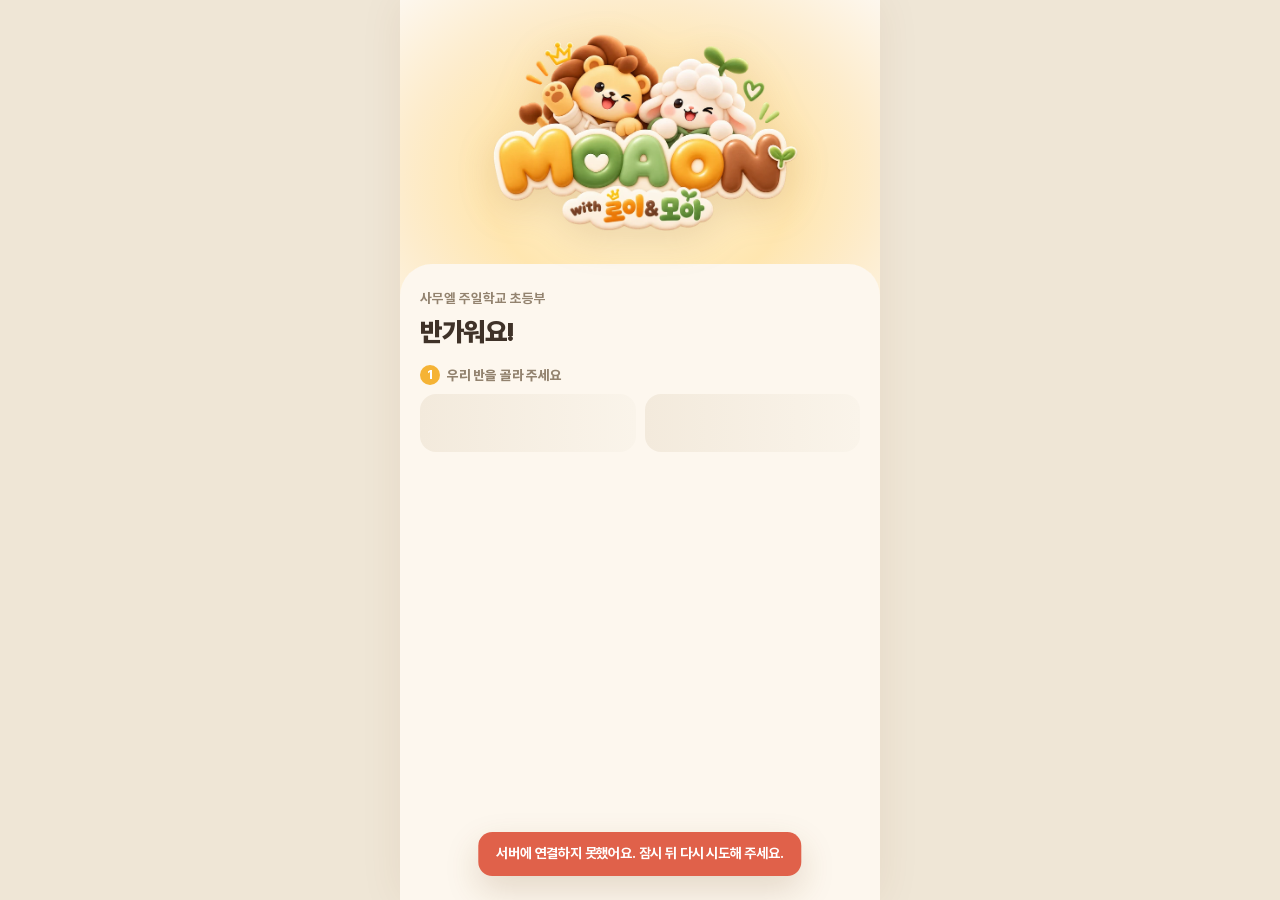
<file: index.html>
<!doctype html>
<html lang="ko">
<head>
<meta charset="utf-8">
<meta http-equiv="Content-Security-Policy" content="default-src 'self'; script-src 'self'; style-src 'self' 'unsafe-inline'; img-src 'self' data: blob:; font-src 'self'; connect-src 'self' https://script.google.com https://script.googleusercontent.com; frame-src 'self' blob:; worker-src 'self'; manifest-src 'self'; object-src 'none'; base-uri 'self'; form-action 'self'">
<meta name="referrer" content="no-referrer">
<meta name="viewport" content="width=device-width, initial-scale=1, viewport-fit=cover">
<title>모아온</title>
<meta name="description" content="사무엘 주일학교 초등부 말씀 암송 앱 · 로이&모아와 함께">
<meta name="theme-color" content="#f5b335">
<meta name="apple-mobile-web-app-capable" content="yes">
<meta name="mobile-web-app-capable" content="yes">
<meta name="apple-mobile-web-app-title" content="모아온">
<meta name="apple-mobile-web-app-status-bar-style" content="default">
<link rel="manifest" href="manifest.webmanifest">
<link rel="icon" href="assets/img/favicon.png">
<link rel="apple-touch-icon" href="assets/img/apple-touch-icon.png">
<link rel="preload" href="assets/fonts/Pretendard-Bold.core.woff2" as="font" type="font/woff2" crossorigin>
<link rel="stylesheet" href="assets/css/fonts.css?v=13">
<link rel="stylesheet" href="assets/css/base.css?v=13">
<link rel="stylesheet" href="assets/css/kids.css?v=13">
</head>
<body class="kid">
<div id="app"></div>
<noscript>자바스크립트를 켜야 모아온을 쓸 수 있어요.</noscript>
<script src="config.js?v=13"></script>
<script src="assets/js/core.js?v=13"></script>
<script src="assets/js/lesson.js?v=13"></script>
<script src="assets/js/kids.js?v=13"></script>
</body>
</html>
</file>
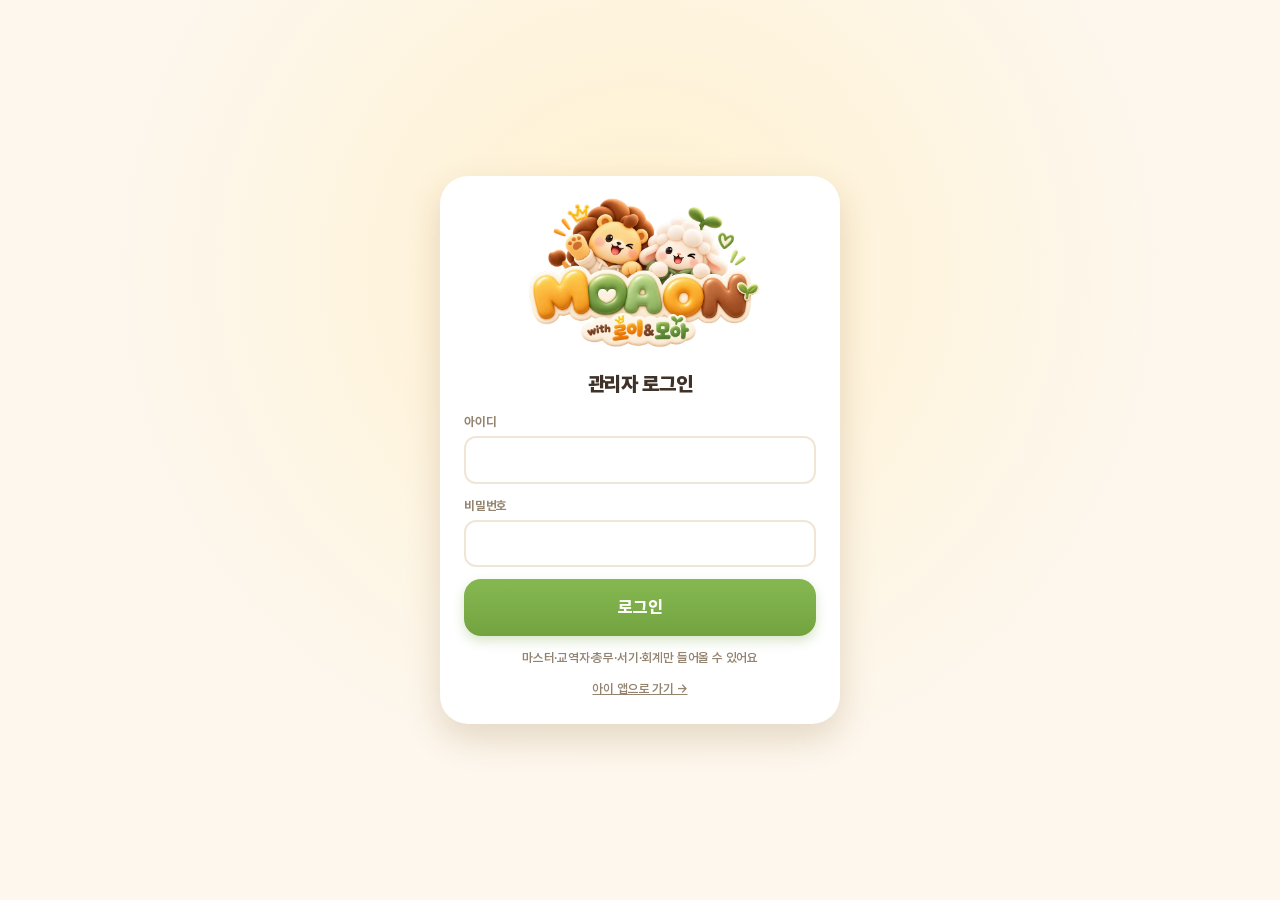
<file: admin.html>
<!doctype html>
<html lang="ko">
<head>
<meta charset="utf-8">
<meta http-equiv="Content-Security-Policy" content="default-src 'self'; script-src 'self'; style-src 'self' 'unsafe-inline'; img-src 'self' data: blob:; font-src 'self'; connect-src 'self' https://script.google.com https://script.googleusercontent.com; frame-src 'self' blob:; worker-src 'self'; manifest-src 'self'; object-src 'none'; base-uri 'self'; form-action 'self'">
<meta name="referrer" content="no-referrer">
<meta name="viewport" content="width=device-width, initial-scale=1, viewport-fit=cover">
<title>모아온 관리자</title>
<meta name="robots" content="noindex">
<meta name="theme-color" content="#fdf7ee">
<meta name="apple-mobile-web-app-capable" content="yes">
<meta name="mobile-web-app-capable" content="yes">
<meta name="apple-mobile-web-app-title" content="모아온 관리">
<link rel="manifest" href="manifest-admin.webmanifest">
<link rel="icon" href="assets/img/favicon.png">
<link rel="apple-touch-icon" href="assets/img/apple-touch-icon.png">
<link rel="preload" href="assets/fonts/Pretendard-Bold.core.woff2" as="font" type="font/woff2" crossorigin>
<link rel="stylesheet" href="assets/css/fonts.css?v=13">
<link rel="stylesheet" href="assets/css/base.css?v=13">
<link rel="stylesheet" href="assets/css/admin.css?v=13">
</head>
<body class="adm">
<div id="app"></div>
<noscript>자바스크립트를 켜야 관리자 페이지를 쓸 수 있어요.</noscript>
<script src="config.js?v=13"></script>
<script src="assets/js/core.js?v=13"></script>
<script src="assets/js/admin.js?v=13"></script>
<script src="assets/js/admin-pages.js?v=13"></script>
<script src="assets/js/admin-roster.js?v=13"></script>
<script src="assets/js/admin-pages2.js?v=13"></script>
<script src="assets/js/xlsx.js?v=13"></script>
<script src="assets/js/admin-export.js?v=13"></script>
</body>
</html>
</file>
<file: assets/css/fonts.css>
/* Pretendard — 순서 중요: ext(전체)를 먼저, core를 뒤에 선언해야 자주 쓰는 글자는 core에서 그려져요.
   Pretendard (SIL OFL 1.1) — core: 영문·기호·자주 쓰는 한글 2,350자 / ext: 나머지 글자(필요할 때만 받음) */
@font-face{font-family:'Pretendard';font-style:normal;font-weight:100;font-display:swap;src:url('../fonts/Pretendard-Thin.ext.woff2') format('woff2')}
@font-face{font-family:'Pretendard';font-style:normal;font-weight:100;font-display:swap;src:url('../fonts/Pretendard-Thin.core.woff2') format('woff2');unicode-range:U+20-7E,U+A0-FF,U+2000-200D,U+2010-2027,U+202F-2060,U+20A9,U+2190-2199,U+21A9-21AA,U+21B0-21B1,U+21B3-21B5,U+21BA-21BB,U+21D0,U+21D2,U+21D4,U+21DE-21DF,U+21E4-21E5,U+21E7,U+21EA,U+2460-2473,U+24B6-24CF,U+24EA-24F4,U+24FF,U+25A0-25A2,U+25AA,U+25B2-25B3,U+25B6-25B7,U+25BA-25BD,U+25C0-25C1,U+25C4-25C7,U+25CA-25CB,U+25CF,U+25E6,U+25EF,U+2600,U+2605-2606,U+263C,U+2661,U+2665,U+266A,U+26A0,U+2713,U+2717,U+2756,U+2776-2789,U+27EF,U+27F5-27FA,U+3000-3003,U+3008-3011,U+3014-301F,U+3131-3164,U+318D,U+AC00-AC01,U+AC04,U+AC07-AC0A,U+AC10-AC17,U+AC19-AC1D,U+AC20,U+AC24,U+AC2C-AC2D,U+AC2F-AC31,U+AC38-AC39,U+AC3C,U+AC40,U+AC4B,U+AC4D,U+AC54,U+AC58,U+AC5C,U+AC70-AC71,U+AC74,U+AC77-AC78,U+AC7A,U+AC80-AC81,U+AC83-AC86,U+AC89-AC8C,U+AC90,U+AC94,U+AC9C-AC9D,U+AC9F-ACA1,U+ACA8-ACAA,U+ACAC,U+ACAF-ACB0,U+ACB8-ACB9,U+ACBB-ACBD,U+ACC1,U+ACC4,U+ACC8,U+ACCC,U+ACD5,U+ACD7,U+ACE0-ACE1,U+ACE4,U+ACE7-ACE8,U+ACEA,U+ACEC,U+ACEF-ACF1,U+ACF3,U+ACF5-ACF6,U+ACFC-ACFD,U+AD00,U+AD04,U+AD06,U+AD0C-AD0D,U+AD0F,U+AD11,U+AD18,U+AD1C,U+AD20,U+AD29,U+AD2C-AD2D,U+AD34-AD35,U+AD38,U+AD3C,U+AD44-AD45,U+AD47,U+AD49,U+AD50,U+AD54,U+AD58,U+AD61,U+AD63,U+AD6C-AD6D,U+AD70,U+AD73-AD76,U+AD7B-AD7D,U+AD7F,U+AD81-AD82,U+AD88-AD89,U+AD8C,U+AD90,U+AD9C-AD9D,U+ADA4,U+ADB7,U+ADC0-ADC1,U+ADC4,U+ADC8,U+ADD0-ADD1,U+ADD3,U+ADDC,U+ADE0,U+ADE4,U+ADF8-ADF9,U+ADFC,U+ADFF-AE01,U+AE08-AE09,U+AE0B,U+AE0D,U+AE14,U+AE30-AE31,U+AE34,U+AE37-AE38,U+AE3A,U+AE40-AE41,U+AE43,U+AE45-AE46,U+AE4A,U+AE4C-AE4E,U+AE50,U+AE54,U+AE56,U+AE5C-AE5D,U+AE5F-AE61,U+AE65,U+AE68-AE69,U+AE6C,U+AE70,U+AE78-AE79,U+AE7B-AE7D,U+AE84-AE85,U+AE8C,U+AEBC-AEBE,U+AEC0,U+AEC4,U+AECC-AECD,U+AECF-AED1,U+AED8-AED9,U+AEDC,U+AEE8,U+AEEB,U+AEED,U+AEF4,U+AEF8,U+AEFC,U+AF07-AF08,U+AF0D,U+AF10,U+AF2C-AF2D,U+AF30,U+AF32,U+AF34,U+AF3C-AF3D,U+AF3F,U+AF41-AF43,U+AF48-AF49,U+AF50,U+AF5C-AF5D,U+AF64-AF65,U+AF79,U+AF80,U+AF84,U+AF88,U+AF90-AF91,U+AF95,U+AF9C,U+AFB8-AFB9,U+AFBC,U+AFC0,U+AFC7-AFC9,U+AFCB,U+AFCD-AFCE,U+AFD4,U+AFDC,U+AFE8-AFE9,U+AFF0-AFF1,U+AFF4,U+AFF8,U+B000-B001,U+B004,U+B00C,U+B010,U+B014,U+B01C-B01D,U+B028,U+B044-B045,U+B048,U+B04A,U+B04C,U+B04E,U+B053-B055,U+B057,U+B059,U+B05D,U+B07C-B07D,U+B080,U+B084,U+B08C-B08D,U+B08F,U+B091,U+B098-B09A,U+B09C,U+B09F-B0A2,U+B0A8-B0A9,U+B0AB-B0AF,U+B0B1,U+B0B3-B0B5,U+B0B8,U+B0BC,U+B0C4-B0C5,U+B0C7-B0C9,U+B0D0-B0D1,U+B0D4,U+B0D8,U+B0E0,U+B0E5,U+B108-B109,U+B10B-B10C,U+B110,U+B112-B113,U+B118-B119,U+B11B-B11D,U+B123-B125,U+B128,U+B12C,U+B134-B135,U+B137-B139,U+B140-B141,U+B144,U+B148,U+B150-B151,U+B154-B155,U+B158,U+B15C,U+B160,U+B178-B179,U+B17C,U+B180,U+B182,U+B188-B189,U+B18B,U+B18D,U+B192-B194,U+B198,U+B19C,U+B1A8,U+B1CC,U+B1D0,U+B1D4,U+B1DC-B1DD,U+B1DF,U+B1E8-B1E9,U+B1EC,U+B1F0,U+B1F9,U+B1FB,U+B1FD,U+B204-B205,U+B208,U+B20B-B20C,U+B214-B215,U+B217,U+B219,U+B220,U+B234,U+B23C,U+B258,U+B25C,U+B260,U+B268-B269,U+B274-B275,U+B27C,U+B284-B285,U+B289,U+B290-B291,U+B294,U+B298-B29A,U+B2A0-B2A1,U+B2A3,U+B2A5-B2A6,U+B2AA,U+B2AC,U+B2B0,U+B2B4,U+B2C8-B2C9,U+B2CC,U+B2D0,U+B2D2,U+B2D8-B2D9,U+B2DB,U+B2DD,U+B2E2,U+B2E4-B2E6,U+B2E8,U+B2EB-B2EF,U+B2F3-B2F5,U+B2F7-B2FB,U+B2FF-B301,U+B304,U+B308,U+B310-B311,U+B313-B315,U+B31C,U+B354-B356,U+B358,U+B35B-B35C,U+B35E-B35F,U+B364-B365,U+B367,U+B369,U+B36B,U+B36E,U+B370-B371,U+B374,U+B378,U+B380-B381,U+B383-B385,U+B38C,U+B390,U+B394,U+B3A0-B3A1,U+B3A8,U+B3AC,U+B3C4-B3C5,U+B3C8,U+B3CB-B3CC,U+B3CE,U+B3D0,U+B3D4-B3D5,U+B3D7,U+B3D9,U+B3DB,U+B3DD,U+B3E0,U+B3E4,U+B3E8,U+B3FC,U+B410,U+B418,U+B41C,U+B420,U+B428-B429,U+B42B,U+B434,U+B450-B451,U+B454,U+B458,U+B460-B461,U+B463,U+B465,U+B46C,U+B480,U+B488,U+B49D,U+B4A4,U+B4A8,U+B4AC,U+B4B5,U+B4B7,U+B4B9,U+B4C0,U+B4C4,U+B4C8,U+B4D0,U+B4D5,U+B4DC-B4DD,U+B4E0,U+B4E3-B4E4,U+B4E6,U+B4EC-B4ED,U+B4EF,U+B4F1,U+B4F8,U+B514-B515,U+B518,U+B51B-B51C,U+B524-B525,U+B527-B52A,U+B530-B531,U+B534,U+B538,U+B540-B541,U+B543-B545,U+B54B-B54D,U+B550,U+B554,U+B55C-B55D,U+B55F-B561,U+B5A0-B5A1,U+B5A4,U+B5A8,U+B5AA-B5AB,U+B5B0-B5B1,U+B5B3-B5B5,U+B5BB-B5BD,U+B5C0,U+B5C4,U+B5CC-B5CD,U+B5CF-B5D1,U+B5D8,U+B5EC,U+B610-B611,U+B614,U+B618,U+B625,U+B62C,U+B634,U+B648,U+B664,U+B668,U+B69C-B69D,U+B6A0,U+B6A4,U+B6AB-B6AC,U+B6B1,U+B6D4,U+B6F0,U+B6F4,U+B6F8,U+B700-B701,U+B705,U+B728-B729,U+B72C,U+B72F-B730,U+B738-B739,U+B73B,U+B744,U+B748,U+B74C,U+B754-B755,U+B760,U+B764,U+B768,U+B770-B771,U+B773,U+B775,U+B77C-B77D,U+B780,U+B784,U+B78C-B78D,U+B78F-B792,U+B796-B799,U+B79C,U+B7A0,U+B7A8-B7A9,U+B7AB-B7AD,U+B7B4-B7B5,U+B7B8,U+B7C7,U+B7C9,U+B7EC-B7ED,U+B7F0,U+B7F4,U+B7FC-B7FD,U+B7FF-B801,U+B807-B809,U+B80C,U+B810,U+B818-B819,U+B81B,U+B81D,U+B824-B825,U+B828,U+B82C,U+B834-B835,U+B837-B839,U+B840,U+B844,U+B851,U+B853,U+B85C-B85D,U+B860,U+B864,U+B86C-B86D,U+B86F,U+B871,U+B878,U+B87C,U+B88D,U+B8A8,U+B8B0,U+B8B4,U+B8B8,U+B8C0-B8C1,U+B8C3,U+B8C5,U+B8CC,U+B8D0,U+B8D4,U+B8DD,U+B8DF,U+B8E1,U+B8E8-B8E9,U+B8EC,U+B8F0,U+B8F8-B8F9,U+B8FB,U+B8FD,U+B904,U+B918,U+B920,U+B93C-B93D,U+B940,U+B944,U+B94C,U+B94F,U+B951,U+B958-B959,U+B95C,U+B960,U+B968-B969,U+B96B,U+B96D,U+B974-B975,U+B978,U+B97C,U+B984-B985,U+B987,U+B989-B98A,U+B98D-B98E,U+B9AC-B9AD,U+B9B0,U+B9B4,U+B9BC-B9BD,U+B9BF,U+B9C1,U+B9C8-B9C9,U+B9CC,U+B9CE-B9D2,U+B9D8-B9D9,U+B9DB,U+B9DD-B9DE,U+B9E1,U+B9E3-B9E5,U+B9E8,U+B9EC,U+B9F4-B9F5,U+B9F7-B9FA,U+BA00-BA01,U+BA08,U+BA15,U+BA38-BA39,U+BA3C,U+BA40,U+BA42,U+BA48-BA49,U+BA4B,U+BA4D-BA4E,U+BA53-BA55,U+BA58,U+BA5C,U+BA64-BA65,U+BA67-BA69,U+BA70-BA71,U+BA74,U+BA78,U+BA83-BA85,U+BA87,U+BA8C,U+BAA8-BAA9,U+BAAB-BAAC,U+BAB0,U+BAB2,U+BAB8-BAB9,U+BABB,U+BABD,U+BAC4,U+BAC8,U+BAD8-BAD9,U+BAFC,U+BB00,U+BB04,U+BB0D,U+BB0F,U+BB11,U+BB18,U+BB1C,U+BB20,U+BB29,U+BB2B,U+BB34-BB36,U+BB38,U+BB3B-BB3E,U+BB44-BB45,U+BB47,U+BB49,U+BB4D,U+BB4F-BB50,U+BB54,U+BB58,U+BB61,U+BB63,U+BB6C,U+BB88,U+BB8C,U+BB90,U+BBA4,U+BBA8,U+BBAC,U+BBB4,U+BBB7,U+BBC0,U+BBC4,U+BBC8,U+BBD0,U+BBD3,U+BBF8-BBF9,U+BBFC,U+BBFF-BC00,U+BC02,U+BC08-BC09,U+BC0B-BC0D,U+BC0F,U+BC11,U+BC14-BC18,U+BC1B-BC1F,U+BC24-BC25,U+BC27,U+BC29,U+BC2D,U+BC30-BC31,U+BC34,U+BC38,U+BC40-BC41,U+BC43-BC45,U+BC49,U+BC4C-BC4D,U+BC50,U+BC5D,U+BC84-BC85,U+BC88,U+BC8B-BC8C,U+BC8E,U+BC94-BC95,U+BC97,U+BC99-BC9A,U+BCA0-BCA1,U+BCA4,U+BCA7-BCA8,U+BCB0-BCB1,U+BCB3-BCB5,U+BCBC-BCBD,U+BCC0,U+BCC4,U+BCCD,U+BCCF-BCD1,U+BCD5,U+BCD8,U+BCDC,U+BCF4-BCF6,U+BCF8,U+BCFC,U+BD04-BD05,U+BD07,U+BD09,U+BD10,U+BD14,U+BD24,U+BD2C,U+BD40,U+BD48-BD49,U+BD4C,U+BD50,U+BD58-BD59,U+BD64,U+BD68,U+BD80-BD81,U+BD84,U+BD87-BD8A,U+BD90-BD91,U+BD93,U+BD95,U+BD99-BD9A,U+BD9C,U+BDA4,U+BDB0,U+BDB8,U+BDD4-BDD5,U+BDD8,U+BDDC,U+BDE9,U+BDF0,U+BDF4,U+BDF8,U+BE00,U+BE03,U+BE05,U+BE0C-BE0D,U+BE10,U+BE14,U+BE1C-BE1D,U+BE1F,U+BE44-BE45,U+BE48,U+BE4C,U+BE4E,U+BE54-BE55,U+BE57,U+BE59-BE5B,U+BE60-BE61,U+BE64,U+BE68,U+BE6A,U+BE70-BE71,U+BE73-BE75,U+BE7B-BE7D,U+BE80,U+BE84,U+BE8C-BE8D,U+BE8F-BE91,U+BE98-BE99,U+BEA8,U+BED0-BED1,U+BED4,U+BED7-BED8,U+BEE0,U+BEE3-BEE5,U+BEEC,U+BF01,U+BF08-BF09,U+BF18-BF19,U+BF1B-BF1D,U+BF40-BF41,U+BF44,U+BF48,U+BF50-BF51,U+BF55,U+BF94,U+BFB0,U+BFC5,U+BFCC-BFCD,U+BFD0,U+BFD4,U+BFDC,U+BFDF,U+BFE1,U+C03C,U+C051,U+C058,U+C05C,U+C060,U+C068-C069,U+C090-C091,U+C094,U+C098,U+C0A0-C0A1,U+C0A3,U+C0A5,U+C0AC-C0AD,U+C0AF-C0B0,U+C0B3-C0B6,U+C0BC-C0BD,U+C0BF-C0C1,U+C0C5,U+C0C8-C0C9,U+C0CC,U+C0D0,U+C0D8-C0D9,U+C0DB-C0DD,U+C0E4-C0E5,U+C0E8,U+C0EC,U+C0F4-C0F5,U+C0F7,U+C0F9,U+C100,U+C104,U+C108,U+C110,U+C115,U+C11C-C120,U+C123-C124,U+C126-C127,U+C12C-C12D,U+C12F-C131,U+C136,U+C138-C139,U+C13C,U+C140,U+C148-C149,U+C14B-C14D,U+C154-C155,U+C158,U+C15C,U+C164-C165,U+C167-C169,U+C170,U+C174,U+C178,U+C185,U+C18C-C18E,U+C190,U+C194,U+C196,U+C19C-C19D,U+C19F,U+C1A1,U+C1A5,U+C1A8-C1A9,U+C1AC,U+C1B0,U+C1BD,U+C1C4,U+C1C8,U+C1CC,U+C1D4,U+C1D7-C1D8,U+C1E0,U+C1E4,U+C1E8,U+C1F0-C1F1,U+C1F3,U+C1FC-C1FD,U+C200,U+C204,U+C20C-C20D,U+C20F,U+C211,U+C218-C219,U+C21C,U+C21F-C220,U+C228-C229,U+C22B,U+C22D,U+C22F,U+C231-C232,U+C234,U+C248,U+C250-C251,U+C254,U+C258,U+C260,U+C265,U+C26C-C26D,U+C270,U+C274,U+C27C-C27D,U+C27F,U+C281,U+C288-C289,U+C290,U+C298,U+C29B,U+C29D,U+C2A4-C2A5,U+C2A8,U+C2AC-C2AD,U+C2B4-C2B5,U+C2B7,U+C2B9,U+C2DC-C2DD,U+C2E0,U+C2E3-C2E4,U+C2EB-C2ED,U+C2EF,U+C2F1,U+C2F6,U+C2F8-C2F9,U+C2FB-C2FC,U+C300,U+C308-C309,U+C30C-C30D,U+C313-C315,U+C318,U+C31C,U+C324-C325,U+C328-C329,U+C345,U+C368-C369,U+C36C,U+C370,U+C372,U+C378-C379,U+C37C-C37D,U+C384,U+C388,U+C38C,U+C3C0,U+C3D8-C3D9,U+C3DC,U+C3DF-C3E0,U+C3E2,U+C3E8-C3E9,U+C3ED,U+C3F4-C3F5,U+C3F8,U+C408,U+C410,U+C424,U+C42C,U+C430,U+C434,U+C43C-C43D,U+C448,U+C464-C465,U+C468,U+C46C,U+C474-C475,U+C479,U+C480,U+C494,U+C49C,U+C4B8,U+C4BC,U+C4E9,U+C4F0-C4F1,U+C4F4,U+C4F8,U+C4FA,U+C4FF-C501,U+C50C,U+C510,U+C514,U+C51C,U+C528-C529,U+C52C,U+C530,U+C538-C539,U+C53B,U+C53D,U+C544-C545,U+C548-C54A,U+C54C-C54E,U+C553-C555,U+C557-C559,U+C55D-C55E,U+C560-C561,U+C564,U+C568,U+C570-C571,U+C573-C575,U+C57C-C57D,U+C580,U+C584,U+C587,U+C58C-C58D,U+C58F,U+C591,U+C595,U+C597-C598,U+C59C,U+C5A0,U+C5A9,U+C5B4-C5B5,U+C5B8-C5B9,U+C5BB-C5BE,U+C5C4-C5CA,U+C5CC,U+C5CE,U+C5D0-C5D1,U+C5D4,U+C5D8,U+C5E0-C5E1,U+C5E3,U+C5E5,U+C5EC-C5EE,U+C5F0,U+C5F4,U+C5F6-C5F7,U+C5FC-C601,U+C605-C608,U+C60C,U+C610,U+C618-C619,U+C61B-C61C,U+C624-C625,U+C628,U+C62C-C62E,U+C630,U+C633-C635,U+C637,U+C639,U+C63B,U+C640-C641,U+C644,U+C648,U+C650-C651,U+C653-C655,U+C65C-C65D,U+C660,U+C66C,U+C66F,U+C671,U+C678-C679,U+C67C,U+C680,U+C688-C689,U+C68B,U+C68D,U+C694-C695,U+C698,U+C69C,U+C6A4-C6A5,U+C6A7,U+C6A9,U+C6B0-C6B1,U+C6B4,U+C6B8-C6BA,U+C6C0-C6C1,U+C6C3,U+C6C5,U+C6CC-C6CD,U+C6D0,U+C6D4,U+C6DC-C6DD,U+C6E0-C6E1,U+C6E8-C6E9,U+C6EC,U+C6F0,U+C6F8-C6F9,U+C6FD,U+C704-C705,U+C708,U+C70C,U+C714-C715,U+C717,U+C719,U+C720-C721,U+C724,U+C728,U+C730-C731,U+C733,U+C735,U+C737,U+C73C-C73D,U+C740,U+C744,U+C74A,U+C74C-C74D,U+C74F,U+C751-C758,U+C75C,U+C760,U+C768,U+C76B,U+C774-C775,U+C778,U+C77C-C77E,U+C783-C785,U+C787-C78A,U+C78E,U+C790-C791,U+C794,U+C796-C798,U+C79A,U+C7A0-C7A1,U+C7A3-C7A6,U+C7AC-C7AD,U+C7B0,U+C7B4,U+C7BC-C7BD,U+C7BF-C7C1,U+C7C8-C7C9,U+C7CC,U+C7CE,U+C7D0,U+C7D8,U+C7DD,U+C7E4,U+C7E8,U+C7EC,U+C800-C801,U+C804,U+C808,U+C80A,U+C810-C811,U+C813,U+C815-C816,U+C81C-C81D,U+C820,U+C824,U+C82C-C82D,U+C82F,U+C831,U+C838,U+C83C,U+C840,U+C848-C849,U+C84C-C84D,U+C854,U+C870-C871,U+C874,U+C878,U+C87A,U+C880-C881,U+C883,U+C885-C887,U+C88B-C88D,U+C894,U+C89D,U+C89F,U+C8A1,U+C8A8,U+C8BC-C8BD,U+C8C4,U+C8C8,U+C8CC,U+C8D4-C8D5,U+C8D7,U+C8D9,U+C8E0-C8E1,U+C8E4,U+C8F5,U+C8FC-C8FD,U+C900,U+C904-C906,U+C90C-C90D,U+C90F,U+C911,U+C918,U+C92C,U+C934,U+C950-C951,U+C954,U+C958,U+C960-C961,U+C963,U+C96C,U+C970,U+C974,U+C97C,U+C988-C989,U+C98C,U+C990,U+C998-C999,U+C99B,U+C99D,U+C9C0-C9C1,U+C9C4,U+C9C7-C9C8,U+C9CA,U+C9D0-C9D1,U+C9D3,U+C9D5-C9D6,U+C9D9-C9DA,U+C9DC-C9DD,U+C9E0,U+C9E2,U+C9E4,U+C9E7,U+C9EC-C9ED,U+C9EF-C9F1,U+C9F8-C9F9,U+C9FC,U+CA00,U+CA08-CA09,U+CA0B-CA0D,U+CA14,U+CA18,U+CA29,U+CA4C-CA4D,U+CA50,U+CA54,U+CA5C-CA5D,U+CA5F-CA61,U+CA68,U+CA7D,U+CA84,U+CA98,U+CABC-CABD,U+CAC0,U+CAC4,U+CACC-CACD,U+CACF,U+CAD1,U+CAD3,U+CAD8-CAD9,U+CAE0,U+CAEC,U+CAF4,U+CB08,U+CB10,U+CB14,U+CB18,U+CB20-CB21,U+CB41,U+CB48-CB49,U+CB4C,U+CB50,U+CB58-CB59,U+CB5D,U+CB64,U+CB78-CB79,U+CB9C,U+CBB8,U+CBD4,U+CBE4,U+CBE7,U+CBE9,U+CC0C-CC0D,U+CC10,U+CC14,U+CC1C-CC1D,U+CC21-CC22,U+CC27-CC29,U+CC2C,U+CC2E,U+CC30,U+CC38-CC39,U+CC3B-CC3E,U+CC44-CC45,U+CC48,U+CC4C,U+CC54-CC55,U+CC57-CC59,U+CC60,U+CC64,U+CC66,U+CC68,U+CC70,U+CC75,U+CC98-CC99,U+CC9C,U+CCA0,U+CCA8-CCA9,U+CCAB-CCAD,U+CCB4-CCB5,U+CCB8,U+CCBC,U+CCC4-CCC5,U+CCC7,U+CCC9,U+CCD0,U+CCD4,U+CCE4,U+CCEC,U+CCF0,U+CD01,U+CD08-CD09,U+CD0C,U+CD10,U+CD18-CD19,U+CD1B,U+CD1D,U+CD24,U+CD28,U+CD2C,U+CD39,U+CD5C,U+CD60,U+CD64,U+CD6C-CD6D,U+CD6F,U+CD71,U+CD78,U+CD88,U+CD94-CD95,U+CD98,U+CD9C,U+CDA4-CDA5,U+CDA7,U+CDA9,U+CDB0,U+CDC4,U+CDCC,U+CDD0,U+CDE8,U+CDEC,U+CDF0,U+CDF8-CDF9,U+CDFB,U+CDFD,U+CE04,U+CE08,U+CE0C,U+CE14,U+CE19,U+CE20-CE21,U+CE24,U+CE28,U+CE30-CE31,U+CE33,U+CE35,U+CE58-CE59,U+CE5C,U+CE5F-CE61,U+CE68-CE69,U+CE6B,U+CE6D,U+CE74-CE75,U+CE78,U+CE7C,U+CE84-CE85,U+CE87,U+CE89,U+CE90-CE91,U+CE94,U+CE98,U+CEA0-CEA1,U+CEA3-CEA5,U+CEAC-CEAD,U+CEC1,U+CEE4-CEE5,U+CEE8,U+CEEB-CEEC,U+CEF4-CEF5,U+CEF7-CEF9,U+CF00-CF01,U+CF04,U+CF08,U+CF10-CF11,U+CF13,U+CF15,U+CF1C,U+CF20,U+CF24,U+CF2C-CF2D,U+CF2F-CF31,U+CF38,U+CF54-CF55,U+CF58,U+CF5C,U+CF64-CF65,U+CF67,U+CF69,U+CF70-CF71,U+CF74,U+CF78,U+CF80,U+CF85,U+CF8C,U+CFA1,U+CFA8,U+CFB0,U+CFC4,U+CFE0-CFE1,U+CFE4,U+CFE8,U+CFF0-CFF1,U+CFF3,U+CFF5,U+CFFC,U+D000,U+D004,U+D011,U+D018,U+D02D,U+D034-D035,U+D038,U+D03C,U+D044-D045,U+D047,U+D049,U+D050,U+D054,U+D058,U+D060,U+D06C-D06D,U+D070,U+D074,U+D07C-D07D,U+D081,U+D0A4-D0A5,U+D0A8,U+D0AC,U+D0B4-D0B5,U+D0B7,U+D0B9,U+D0C0-D0C1,U+D0C4,U+D0C8-D0C9,U+D0D0-D0D1,U+D0D3-D0D5,U+D0DC-D0DD,U+D0E0,U+D0E4,U+D0EC-D0ED,U+D0EF-D0F1,U+D0F8,U+D10D,U+D130-D131,U+D134,U+D138,U+D13A,U+D140-D141,U+D143-D145,U+D14C-D14D,U+D150,U+D154,U+D15C-D15D,U+D15F,U+D161,U+D168,U+D16C,U+D17C,U+D184,U+D188,U+D1A0-D1A1,U+D1A4,U+D1A8,U+D1B0-D1B1,U+D1B3,U+D1B5,U+D1BA,U+D1BC,U+D1C0,U+D1D8,U+D1F4,U+D1F8,U+D207,U+D209,U+D210,U+D22C-D22D,U+D230,U+D234,U+D23C-D23D,U+D23F,U+D241,U+D248,U+D25C,U+D264,U+D280-D281,U+D284,U+D288,U+D290-D291,U+D295,U+D29C,U+D2A0,U+D2A4,U+D2AC,U+D2B1,U+D2B8-D2B9,U+D2BC,U+D2BF-D2C0,U+D2C2,U+D2C8-D2C9,U+D2CB,U+D2D4,U+D2D8,U+D2DC,U+D2E4-D2E5,U+D2F0-D2F1,U+D2F4,U+D2F8,U+D300-D301,U+D303,U+D305,U+D30C-D30E,U+D310,U+D314,U+D316,U+D31C-D31D,U+D31F-D321,U+D325,U+D328-D329,U+D32C,U+D330,U+D338-D339,U+D33B-D33D,U+D344-D345,U+D37C-D37D,U+D380,U+D384,U+D38C-D38D,U+D38F-D391,U+D398-D399,U+D39C,U+D3A0,U+D3A8-D3A9,U+D3AB,U+D3AD,U+D3B4,U+D3B8,U+D3BC,U+D3C4-D3C5,U+D3C8-D3C9,U+D3D0,U+D3D8,U+D3E1,U+D3E3,U+D3EC-D3ED,U+D3F0,U+D3F4,U+D3FC-D3FD,U+D3FF,U+D401,U+D408,U+D41D,U+D440,U+D444,U+D45C,U+D460,U+D464,U+D46D,U+D46F,U+D478-D479,U+D47C,U+D47F-D480,U+D482,U+D488-D489,U+D48B,U+D48D,U+D494,U+D4A9,U+D4CC,U+D4D0,U+D4D4,U+D4DC,U+D4DF,U+D4E8,U+D4EC,U+D4F0,U+D4F8,U+D4FB,U+D4FD,U+D504,U+D508,U+D50C,U+D514-D515,U+D517,U+D53C-D53D,U+D540,U+D544,U+D54C-D54D,U+D54F,U+D551,U+D558-D559,U+D55C,U+D560,U+D565,U+D568-D569,U+D56B,U+D56D,U+D574-D575,U+D578,U+D57C,U+D584-D585,U+D587-D589,U+D590,U+D5A5,U+D5C8-D5C9,U+D5CC,U+D5D0,U+D5D2,U+D5D8-D5D9,U+D5DB,U+D5DD,U+D5E4-D5E5,U+D5E8,U+D5EC,U+D5F4-D5F5,U+D5F7,U+D5F9,U+D600-D601,U+D604,U+D608,U+D610-D611,U+D613-D615,U+D61C,U+D620,U+D624,U+D62D,U+D638-D639,U+D63C,U+D640,U+D645,U+D648-D649,U+D64B,U+D64D,U+D651,U+D654-D655,U+D658,U+D65C,U+D667,U+D669,U+D670-D671,U+D674,U+D683,U+D685,U+D68C-D68D,U+D690,U+D694,U+D69D,U+D69F,U+D6A1,U+D6A8,U+D6AC,U+D6B0,U+D6B9,U+D6BB,U+D6C4-D6C5,U+D6C8,U+D6CC,U+D6D1,U+D6D4,U+D6D7,U+D6D9,U+D6E0,U+D6E4,U+D6E8,U+D6F0,U+D6F5,U+D6FC-D6FD,U+D700,U+D704,U+D711,U+D718-D719,U+D71C,U+D720,U+D728-D729,U+D72B,U+D72D,U+D734-D735,U+D738,U+D73C,U+D744,U+D747,U+D749,U+D750-D751,U+D754,U+D756-D759,U+D760-D761,U+D763,U+D765,U+D769,U+D76C,U+D770,U+D774,U+D77C-D77D,U+D781,U+D788-D789,U+D78C,U+D790,U+D798-D799,U+D79B,U+D79D,U+FF01-FF5E}
@font-face{font-family:'Pretendard';font-style:normal;font-weight:200;font-display:swap;src:url('../fonts/Pretendard-ExtraLight.ext.woff2') format('woff2')}
@font-face{font-family:'Pretendard';font-style:normal;font-weight:200;font-display:swap;src:url('../fonts/Pretendard-ExtraLight.core.woff2') format('woff2');unicode-range:U+20-7E,U+A0-FF,U+2000-200D,U+2010-2027,U+202F-2060,U+20A9,U+2190-2199,U+21A9-21AA,U+21B0-21B1,U+21B3-21B5,U+21BA-21BB,U+21D0,U+21D2,U+21D4,U+21DE-21DF,U+21E4-21E5,U+21E7,U+21EA,U+2460-2473,U+24B6-24CF,U+24EA-24F4,U+24FF,U+25A0-25A2,U+25AA,U+25B2-25B3,U+25B6-25B7,U+25BA-25BD,U+25C0-25C1,U+25C4-25C7,U+25CA-25CB,U+25CF,U+25E6,U+25EF,U+2600,U+2605-2606,U+263C,U+2661,U+2665,U+266A,U+26A0,U+2713,U+2717,U+2756,U+2776-2789,U+27EF,U+27F5-27FA,U+3000-3003,U+3008-3011,U+3014-301F,U+3131-3164,U+318D,U+AC00-AC01,U+AC04,U+AC07-AC0A,U+AC10-AC17,U+AC19-AC1D,U+AC20,U+AC24,U+AC2C-AC2D,U+AC2F-AC31,U+AC38-AC39,U+AC3C,U+AC40,U+AC4B,U+AC4D,U+AC54,U+AC58,U+AC5C,U+AC70-AC71,U+AC74,U+AC77-AC78,U+AC7A,U+AC80-AC81,U+AC83-AC86,U+AC89-AC8C,U+AC90,U+AC94,U+AC9C-AC9D,U+AC9F-ACA1,U+ACA8-ACAA,U+ACAC,U+ACAF-ACB0,U+ACB8-ACB9,U+ACBB-ACBD,U+ACC1,U+ACC4,U+ACC8,U+ACCC,U+ACD5,U+ACD7,U+ACE0-ACE1,U+ACE4,U+ACE7-ACE8,U+ACEA,U+ACEC,U+ACEF-ACF1,U+ACF3,U+ACF5-ACF6,U+ACFC-ACFD,U+AD00,U+AD04,U+AD06,U+AD0C-AD0D,U+AD0F,U+AD11,U+AD18,U+AD1C,U+AD20,U+AD29,U+AD2C-AD2D,U+AD34-AD35,U+AD38,U+AD3C,U+AD44-AD45,U+AD47,U+AD49,U+AD50,U+AD54,U+AD58,U+AD61,U+AD63,U+AD6C-AD6D,U+AD70,U+AD73-AD76,U+AD7B-AD7D,U+AD7F,U+AD81-AD82,U+AD88-AD89,U+AD8C,U+AD90,U+AD9C-AD9D,U+ADA4,U+ADB7,U+ADC0-ADC1,U+ADC4,U+ADC8,U+ADD0-ADD1,U+ADD3,U+ADDC,U+ADE0,U+ADE4,U+ADF8-ADF9,U+ADFC,U+ADFF-AE01,U+AE08-AE09,U+AE0B,U+AE0D,U+AE14,U+AE30-AE31,U+AE34,U+AE37-AE38,U+AE3A,U+AE40-AE41,U+AE43,U+AE45-AE46,U+AE4A,U+AE4C-AE4E,U+AE50,U+AE54,U+AE56,U+AE5C-AE5D,U+AE5F-AE61,U+AE65,U+AE68-AE69,U+AE6C,U+AE70,U+AE78-AE79,U+AE7B-AE7D,U+AE84-AE85,U+AE8C,U+AEBC-AEBE,U+AEC0,U+AEC4,U+AECC-AECD,U+AECF-AED1,U+AED8-AED9,U+AEDC,U+AEE8,U+AEEB,U+AEED,U+AEF4,U+AEF8,U+AEFC,U+AF07-AF08,U+AF0D,U+AF10,U+AF2C-AF2D,U+AF30,U+AF32,U+AF34,U+AF3C-AF3D,U+AF3F,U+AF41-AF43,U+AF48-AF49,U+AF50,U+AF5C-AF5D,U+AF64-AF65,U+AF79,U+AF80,U+AF84,U+AF88,U+AF90-AF91,U+AF95,U+AF9C,U+AFB8-AFB9,U+AFBC,U+AFC0,U+AFC7-AFC9,U+AFCB,U+AFCD-AFCE,U+AFD4,U+AFDC,U+AFE8-AFE9,U+AFF0-AFF1,U+AFF4,U+AFF8,U+B000-B001,U+B004,U+B00C,U+B010,U+B014,U+B01C-B01D,U+B028,U+B044-B045,U+B048,U+B04A,U+B04C,U+B04E,U+B053-B055,U+B057,U+B059,U+B05D,U+B07C-B07D,U+B080,U+B084,U+B08C-B08D,U+B08F,U+B091,U+B098-B09A,U+B09C,U+B09F-B0A2,U+B0A8-B0A9,U+B0AB-B0AF,U+B0B1,U+B0B3-B0B5,U+B0B8,U+B0BC,U+B0C4-B0C5,U+B0C7-B0C9,U+B0D0-B0D1,U+B0D4,U+B0D8,U+B0E0,U+B0E5,U+B108-B109,U+B10B-B10C,U+B110,U+B112-B113,U+B118-B119,U+B11B-B11D,U+B123-B125,U+B128,U+B12C,U+B134-B135,U+B137-B139,U+B140-B141,U+B144,U+B148,U+B150-B151,U+B154-B155,U+B158,U+B15C,U+B160,U+B178-B179,U+B17C,U+B180,U+B182,U+B188-B189,U+B18B,U+B18D,U+B192-B194,U+B198,U+B19C,U+B1A8,U+B1CC,U+B1D0,U+B1D4,U+B1DC-B1DD,U+B1DF,U+B1E8-B1E9,U+B1EC,U+B1F0,U+B1F9,U+B1FB,U+B1FD,U+B204-B205,U+B208,U+B20B-B20C,U+B214-B215,U+B217,U+B219,U+B220,U+B234,U+B23C,U+B258,U+B25C,U+B260,U+B268-B269,U+B274-B275,U+B27C,U+B284-B285,U+B289,U+B290-B291,U+B294,U+B298-B29A,U+B2A0-B2A1,U+B2A3,U+B2A5-B2A6,U+B2AA,U+B2AC,U+B2B0,U+B2B4,U+B2C8-B2C9,U+B2CC,U+B2D0,U+B2D2,U+B2D8-B2D9,U+B2DB,U+B2DD,U+B2E2,U+B2E4-B2E6,U+B2E8,U+B2EB-B2EF,U+B2F3-B2F5,U+B2F7-B2FB,U+B2FF-B301,U+B304,U+B308,U+B310-B311,U+B313-B315,U+B31C,U+B354-B356,U+B358,U+B35B-B35C,U+B35E-B35F,U+B364-B365,U+B367,U+B369,U+B36B,U+B36E,U+B370-B371,U+B374,U+B378,U+B380-B381,U+B383-B385,U+B38C,U+B390,U+B394,U+B3A0-B3A1,U+B3A8,U+B3AC,U+B3C4-B3C5,U+B3C8,U+B3CB-B3CC,U+B3CE,U+B3D0,U+B3D4-B3D5,U+B3D7,U+B3D9,U+B3DB,U+B3DD,U+B3E0,U+B3E4,U+B3E8,U+B3FC,U+B410,U+B418,U+B41C,U+B420,U+B428-B429,U+B42B,U+B434,U+B450-B451,U+B454,U+B458,U+B460-B461,U+B463,U+B465,U+B46C,U+B480,U+B488,U+B49D,U+B4A4,U+B4A8,U+B4AC,U+B4B5,U+B4B7,U+B4B9,U+B4C0,U+B4C4,U+B4C8,U+B4D0,U+B4D5,U+B4DC-B4DD,U+B4E0,U+B4E3-B4E4,U+B4E6,U+B4EC-B4ED,U+B4EF,U+B4F1,U+B4F8,U+B514-B515,U+B518,U+B51B-B51C,U+B524-B525,U+B527-B52A,U+B530-B531,U+B534,U+B538,U+B540-B541,U+B543-B545,U+B54B-B54D,U+B550,U+B554,U+B55C-B55D,U+B55F-B561,U+B5A0-B5A1,U+B5A4,U+B5A8,U+B5AA-B5AB,U+B5B0-B5B1,U+B5B3-B5B5,U+B5BB-B5BD,U+B5C0,U+B5C4,U+B5CC-B5CD,U+B5CF-B5D1,U+B5D8,U+B5EC,U+B610-B611,U+B614,U+B618,U+B625,U+B62C,U+B634,U+B648,U+B664,U+B668,U+B69C-B69D,U+B6A0,U+B6A4,U+B6AB-B6AC,U+B6B1,U+B6D4,U+B6F0,U+B6F4,U+B6F8,U+B700-B701,U+B705,U+B728-B729,U+B72C,U+B72F-B730,U+B738-B739,U+B73B,U+B744,U+B748,U+B74C,U+B754-B755,U+B760,U+B764,U+B768,U+B770-B771,U+B773,U+B775,U+B77C-B77D,U+B780,U+B784,U+B78C-B78D,U+B78F-B792,U+B796-B799,U+B79C,U+B7A0,U+B7A8-B7A9,U+B7AB-B7AD,U+B7B4-B7B5,U+B7B8,U+B7C7,U+B7C9,U+B7EC-B7ED,U+B7F0,U+B7F4,U+B7FC-B7FD,U+B7FF-B801,U+B807-B809,U+B80C,U+B810,U+B818-B819,U+B81B,U+B81D,U+B824-B825,U+B828,U+B82C,U+B834-B835,U+B837-B839,U+B840,U+B844,U+B851,U+B853,U+B85C-B85D,U+B860,U+B864,U+B86C-B86D,U+B86F,U+B871,U+B878,U+B87C,U+B88D,U+B8A8,U+B8B0,U+B8B4,U+B8B8,U+B8C0-B8C1,U+B8C3,U+B8C5,U+B8CC,U+B8D0,U+B8D4,U+B8DD,U+B8DF,U+B8E1,U+B8E8-B8E9,U+B8EC,U+B8F0,U+B8F8-B8F9,U+B8FB,U+B8FD,U+B904,U+B918,U+B920,U+B93C-B93D,U+B940,U+B944,U+B94C,U+B94F,U+B951,U+B958-B959,U+B95C,U+B960,U+B968-B969,U+B96B,U+B96D,U+B974-B975,U+B978,U+B97C,U+B984-B985,U+B987,U+B989-B98A,U+B98D-B98E,U+B9AC-B9AD,U+B9B0,U+B9B4,U+B9BC-B9BD,U+B9BF,U+B9C1,U+B9C8-B9C9,U+B9CC,U+B9CE-B9D2,U+B9D8-B9D9,U+B9DB,U+B9DD-B9DE,U+B9E1,U+B9E3-B9E5,U+B9E8,U+B9EC,U+B9F4-B9F5,U+B9F7-B9FA,U+BA00-BA01,U+BA08,U+BA15,U+BA38-BA39,U+BA3C,U+BA40,U+BA42,U+BA48-BA49,U+BA4B,U+BA4D-BA4E,U+BA53-BA55,U+BA58,U+BA5C,U+BA64-BA65,U+BA67-BA69,U+BA70-BA71,U+BA74,U+BA78,U+BA83-BA85,U+BA87,U+BA8C,U+BAA8-BAA9,U+BAAB-BAAC,U+BAB0,U+BAB2,U+BAB8-BAB9,U+BABB,U+BABD,U+BAC4,U+BAC8,U+BAD8-BAD9,U+BAFC,U+BB00,U+BB04,U+BB0D,U+BB0F,U+BB11,U+BB18,U+BB1C,U+BB20,U+BB29,U+BB2B,U+BB34-BB36,U+BB38,U+BB3B-BB3E,U+BB44-BB45,U+BB47,U+BB49,U+BB4D,U+BB4F-BB50,U+BB54,U+BB58,U+BB61,U+BB63,U+BB6C,U+BB88,U+BB8C,U+BB90,U+BBA4,U+BBA8,U+BBAC,U+BBB4,U+BBB7,U+BBC0,U+BBC4,U+BBC8,U+BBD0,U+BBD3,U+BBF8-BBF9,U+BBFC,U+BBFF-BC00,U+BC02,U+BC08-BC09,U+BC0B-BC0D,U+BC0F,U+BC11,U+BC14-BC18,U+BC1B-BC1F,U+BC24-BC25,U+BC27,U+BC29,U+BC2D,U+BC30-BC31,U+BC34,U+BC38,U+BC40-BC41,U+BC43-BC45,U+BC49,U+BC4C-BC4D,U+BC50,U+BC5D,U+BC84-BC85,U+BC88,U+BC8B-BC8C,U+BC8E,U+BC94-BC95,U+BC97,U+BC99-BC9A,U+BCA0-BCA1,U+BCA4,U+BCA7-BCA8,U+BCB0-BCB1,U+BCB3-BCB5,U+BCBC-BCBD,U+BCC0,U+BCC4,U+BCCD,U+BCCF-BCD1,U+BCD5,U+BCD8,U+BCDC,U+BCF4-BCF6,U+BCF8,U+BCFC,U+BD04-BD05,U+BD07,U+BD09,U+BD10,U+BD14,U+BD24,U+BD2C,U+BD40,U+BD48-BD49,U+BD4C,U+BD50,U+BD58-BD59,U+BD64,U+BD68,U+BD80-BD81,U+BD84,U+BD87-BD8A,U+BD90-BD91,U+BD93,U+BD95,U+BD99-BD9A,U+BD9C,U+BDA4,U+BDB0,U+BDB8,U+BDD4-BDD5,U+BDD8,U+BDDC,U+BDE9,U+BDF0,U+BDF4,U+BDF8,U+BE00,U+BE03,U+BE05,U+BE0C-BE0D,U+BE10,U+BE14,U+BE1C-BE1D,U+BE1F,U+BE44-BE45,U+BE48,U+BE4C,U+BE4E,U+BE54-BE55,U+BE57,U+BE59-BE5B,U+BE60-BE61,U+BE64,U+BE68,U+BE6A,U+BE70-BE71,U+BE73-BE75,U+BE7B-BE7D,U+BE80,U+BE84,U+BE8C-BE8D,U+BE8F-BE91,U+BE98-BE99,U+BEA8,U+BED0-BED1,U+BED4,U+BED7-BED8,U+BEE0,U+BEE3-BEE5,U+BEEC,U+BF01,U+BF08-BF09,U+BF18-BF19,U+BF1B-BF1D,U+BF40-BF41,U+BF44,U+BF48,U+BF50-BF51,U+BF55,U+BF94,U+BFB0,U+BFC5,U+BFCC-BFCD,U+BFD0,U+BFD4,U+BFDC,U+BFDF,U+BFE1,U+C03C,U+C051,U+C058,U+C05C,U+C060,U+C068-C069,U+C090-C091,U+C094,U+C098,U+C0A0-C0A1,U+C0A3,U+C0A5,U+C0AC-C0AD,U+C0AF-C0B0,U+C0B3-C0B6,U+C0BC-C0BD,U+C0BF-C0C1,U+C0C5,U+C0C8-C0C9,U+C0CC,U+C0D0,U+C0D8-C0D9,U+C0DB-C0DD,U+C0E4-C0E5,U+C0E8,U+C0EC,U+C0F4-C0F5,U+C0F7,U+C0F9,U+C100,U+C104,U+C108,U+C110,U+C115,U+C11C-C120,U+C123-C124,U+C126-C127,U+C12C-C12D,U+C12F-C131,U+C136,U+C138-C139,U+C13C,U+C140,U+C148-C149,U+C14B-C14D,U+C154-C155,U+C158,U+C15C,U+C164-C165,U+C167-C169,U+C170,U+C174,U+C178,U+C185,U+C18C-C18E,U+C190,U+C194,U+C196,U+C19C-C19D,U+C19F,U+C1A1,U+C1A5,U+C1A8-C1A9,U+C1AC,U+C1B0,U+C1BD,U+C1C4,U+C1C8,U+C1CC,U+C1D4,U+C1D7-C1D8,U+C1E0,U+C1E4,U+C1E8,U+C1F0-C1F1,U+C1F3,U+C1FC-C1FD,U+C200,U+C204,U+C20C-C20D,U+C20F,U+C211,U+C218-C219,U+C21C,U+C21F-C220,U+C228-C229,U+C22B,U+C22D,U+C22F,U+C231-C232,U+C234,U+C248,U+C250-C251,U+C254,U+C258,U+C260,U+C265,U+C26C-C26D,U+C270,U+C274,U+C27C-C27D,U+C27F,U+C281,U+C288-C289,U+C290,U+C298,U+C29B,U+C29D,U+C2A4-C2A5,U+C2A8,U+C2AC-C2AD,U+C2B4-C2B5,U+C2B7,U+C2B9,U+C2DC-C2DD,U+C2E0,U+C2E3-C2E4,U+C2EB-C2ED,U+C2EF,U+C2F1,U+C2F6,U+C2F8-C2F9,U+C2FB-C2FC,U+C300,U+C308-C309,U+C30C-C30D,U+C313-C315,U+C318,U+C31C,U+C324-C325,U+C328-C329,U+C345,U+C368-C369,U+C36C,U+C370,U+C372,U+C378-C379,U+C37C-C37D,U+C384,U+C388,U+C38C,U+C3C0,U+C3D8-C3D9,U+C3DC,U+C3DF-C3E0,U+C3E2,U+C3E8-C3E9,U+C3ED,U+C3F4-C3F5,U+C3F8,U+C408,U+C410,U+C424,U+C42C,U+C430,U+C434,U+C43C-C43D,U+C448,U+C464-C465,U+C468,U+C46C,U+C474-C475,U+C479,U+C480,U+C494,U+C49C,U+C4B8,U+C4BC,U+C4E9,U+C4F0-C4F1,U+C4F4,U+C4F8,U+C4FA,U+C4FF-C501,U+C50C,U+C510,U+C514,U+C51C,U+C528-C529,U+C52C,U+C530,U+C538-C539,U+C53B,U+C53D,U+C544-C545,U+C548-C54A,U+C54C-C54E,U+C553-C555,U+C557-C559,U+C55D-C55E,U+C560-C561,U+C564,U+C568,U+C570-C571,U+C573-C575,U+C57C-C57D,U+C580,U+C584,U+C587,U+C58C-C58D,U+C58F,U+C591,U+C595,U+C597-C598,U+C59C,U+C5A0,U+C5A9,U+C5B4-C5B5,U+C5B8-C5B9,U+C5BB-C5BE,U+C5C4-C5CA,U+C5CC,U+C5CE,U+C5D0-C5D1,U+C5D4,U+C5D8,U+C5E0-C5E1,U+C5E3,U+C5E5,U+C5EC-C5EE,U+C5F0,U+C5F4,U+C5F6-C5F7,U+C5FC-C601,U+C605-C608,U+C60C,U+C610,U+C618-C619,U+C61B-C61C,U+C624-C625,U+C628,U+C62C-C62E,U+C630,U+C633-C635,U+C637,U+C639,U+C63B,U+C640-C641,U+C644,U+C648,U+C650-C651,U+C653-C655,U+C65C-C65D,U+C660,U+C66C,U+C66F,U+C671,U+C678-C679,U+C67C,U+C680,U+C688-C689,U+C68B,U+C68D,U+C694-C695,U+C698,U+C69C,U+C6A4-C6A5,U+C6A7,U+C6A9,U+C6B0-C6B1,U+C6B4,U+C6B8-C6BA,U+C6C0-C6C1,U+C6C3,U+C6C5,U+C6CC-C6CD,U+C6D0,U+C6D4,U+C6DC-C6DD,U+C6E0-C6E1,U+C6E8-C6E9,U+C6EC,U+C6F0,U+C6F8-C6F9,U+C6FD,U+C704-C705,U+C708,U+C70C,U+C714-C715,U+C717,U+C719,U+C720-C721,U+C724,U+C728,U+C730-C731,U+C733,U+C735,U+C737,U+C73C-C73D,U+C740,U+C744,U+C74A,U+C74C-C74D,U+C74F,U+C751-C758,U+C75C,U+C760,U+C768,U+C76B,U+C774-C775,U+C778,U+C77C-C77E,U+C783-C785,U+C787-C78A,U+C78E,U+C790-C791,U+C794,U+C796-C798,U+C79A,U+C7A0-C7A1,U+C7A3-C7A6,U+C7AC-C7AD,U+C7B0,U+C7B4,U+C7BC-C7BD,U+C7BF-C7C1,U+C7C8-C7C9,U+C7CC,U+C7CE,U+C7D0,U+C7D8,U+C7DD,U+C7E4,U+C7E8,U+C7EC,U+C800-C801,U+C804,U+C808,U+C80A,U+C810-C811,U+C813,U+C815-C816,U+C81C-C81D,U+C820,U+C824,U+C82C-C82D,U+C82F,U+C831,U+C838,U+C83C,U+C840,U+C848-C849,U+C84C-C84D,U+C854,U+C870-C871,U+C874,U+C878,U+C87A,U+C880-C881,U+C883,U+C885-C887,U+C88B-C88D,U+C894,U+C89D,U+C89F,U+C8A1,U+C8A8,U+C8BC-C8BD,U+C8C4,U+C8C8,U+C8CC,U+C8D4-C8D5,U+C8D7,U+C8D9,U+C8E0-C8E1,U+C8E4,U+C8F5,U+C8FC-C8FD,U+C900,U+C904-C906,U+C90C-C90D,U+C90F,U+C911,U+C918,U+C92C,U+C934,U+C950-C951,U+C954,U+C958,U+C960-C961,U+C963,U+C96C,U+C970,U+C974,U+C97C,U+C988-C989,U+C98C,U+C990,U+C998-C999,U+C99B,U+C99D,U+C9C0-C9C1,U+C9C4,U+C9C7-C9C8,U+C9CA,U+C9D0-C9D1,U+C9D3,U+C9D5-C9D6,U+C9D9-C9DA,U+C9DC-C9DD,U+C9E0,U+C9E2,U+C9E4,U+C9E7,U+C9EC-C9ED,U+C9EF-C9F1,U+C9F8-C9F9,U+C9FC,U+CA00,U+CA08-CA09,U+CA0B-CA0D,U+CA14,U+CA18,U+CA29,U+CA4C-CA4D,U+CA50,U+CA54,U+CA5C-CA5D,U+CA5F-CA61,U+CA68,U+CA7D,U+CA84,U+CA98,U+CABC-CABD,U+CAC0,U+CAC4,U+CACC-CACD,U+CACF,U+CAD1,U+CAD3,U+CAD8-CAD9,U+CAE0,U+CAEC,U+CAF4,U+CB08,U+CB10,U+CB14,U+CB18,U+CB20-CB21,U+CB41,U+CB48-CB49,U+CB4C,U+CB50,U+CB58-CB59,U+CB5D,U+CB64,U+CB78-CB79,U+CB9C,U+CBB8,U+CBD4,U+CBE4,U+CBE7,U+CBE9,U+CC0C-CC0D,U+CC10,U+CC14,U+CC1C-CC1D,U+CC21-CC22,U+CC27-CC29,U+CC2C,U+CC2E,U+CC30,U+CC38-CC39,U+CC3B-CC3E,U+CC44-CC45,U+CC48,U+CC4C,U+CC54-CC55,U+CC57-CC59,U+CC60,U+CC64,U+CC66,U+CC68,U+CC70,U+CC75,U+CC98-CC99,U+CC9C,U+CCA0,U+CCA8-CCA9,U+CCAB-CCAD,U+CCB4-CCB5,U+CCB8,U+CCBC,U+CCC4-CCC5,U+CCC7,U+CCC9,U+CCD0,U+CCD4,U+CCE4,U+CCEC,U+CCF0,U+CD01,U+CD08-CD09,U+CD0C,U+CD10,U+CD18-CD19,U+CD1B,U+CD1D,U+CD24,U+CD28,U+CD2C,U+CD39,U+CD5C,U+CD60,U+CD64,U+CD6C-CD6D,U+CD6F,U+CD71,U+CD78,U+CD88,U+CD94-CD95,U+CD98,U+CD9C,U+CDA4-CDA5,U+CDA7,U+CDA9,U+CDB0,U+CDC4,U+CDCC,U+CDD0,U+CDE8,U+CDEC,U+CDF0,U+CDF8-CDF9,U+CDFB,U+CDFD,U+CE04,U+CE08,U+CE0C,U+CE14,U+CE19,U+CE20-CE21,U+CE24,U+CE28,U+CE30-CE31,U+CE33,U+CE35,U+CE58-CE59,U+CE5C,U+CE5F-CE61,U+CE68-CE69,U+CE6B,U+CE6D,U+CE74-CE75,U+CE78,U+CE7C,U+CE84-CE85,U+CE87,U+CE89,U+CE90-CE91,U+CE94,U+CE98,U+CEA0-CEA1,U+CEA3-CEA5,U+CEAC-CEAD,U+CEC1,U+CEE4-CEE5,U+CEE8,U+CEEB-CEEC,U+CEF4-CEF5,U+CEF7-CEF9,U+CF00-CF01,U+CF04,U+CF08,U+CF10-CF11,U+CF13,U+CF15,U+CF1C,U+CF20,U+CF24,U+CF2C-CF2D,U+CF2F-CF31,U+CF38,U+CF54-CF55,U+CF58,U+CF5C,U+CF64-CF65,U+CF67,U+CF69,U+CF70-CF71,U+CF74,U+CF78,U+CF80,U+CF85,U+CF8C,U+CFA1,U+CFA8,U+CFB0,U+CFC4,U+CFE0-CFE1,U+CFE4,U+CFE8,U+CFF0-CFF1,U+CFF3,U+CFF5,U+CFFC,U+D000,U+D004,U+D011,U+D018,U+D02D,U+D034-D035,U+D038,U+D03C,U+D044-D045,U+D047,U+D049,U+D050,U+D054,U+D058,U+D060,U+D06C-D06D,U+D070,U+D074,U+D07C-D07D,U+D081,U+D0A4-D0A5,U+D0A8,U+D0AC,U+D0B4-D0B5,U+D0B7,U+D0B9,U+D0C0-D0C1,U+D0C4,U+D0C8-D0C9,U+D0D0-D0D1,U+D0D3-D0D5,U+D0DC-D0DD,U+D0E0,U+D0E4,U+D0EC-D0ED,U+D0EF-D0F1,U+D0F8,U+D10D,U+D130-D131,U+D134,U+D138,U+D13A,U+D140-D141,U+D143-D145,U+D14C-D14D,U+D150,U+D154,U+D15C-D15D,U+D15F,U+D161,U+D168,U+D16C,U+D17C,U+D184,U+D188,U+D1A0-D1A1,U+D1A4,U+D1A8,U+D1B0-D1B1,U+D1B3,U+D1B5,U+D1BA,U+D1BC,U+D1C0,U+D1D8,U+D1F4,U+D1F8,U+D207,U+D209,U+D210,U+D22C-D22D,U+D230,U+D234,U+D23C-D23D,U+D23F,U+D241,U+D248,U+D25C,U+D264,U+D280-D281,U+D284,U+D288,U+D290-D291,U+D295,U+D29C,U+D2A0,U+D2A4,U+D2AC,U+D2B1,U+D2B8-D2B9,U+D2BC,U+D2BF-D2C0,U+D2C2,U+D2C8-D2C9,U+D2CB,U+D2D4,U+D2D8,U+D2DC,U+D2E4-D2E5,U+D2F0-D2F1,U+D2F4,U+D2F8,U+D300-D301,U+D303,U+D305,U+D30C-D30E,U+D310,U+D314,U+D316,U+D31C-D31D,U+D31F-D321,U+D325,U+D328-D329,U+D32C,U+D330,U+D338-D339,U+D33B-D33D,U+D344-D345,U+D37C-D37D,U+D380,U+D384,U+D38C-D38D,U+D38F-D391,U+D398-D399,U+D39C,U+D3A0,U+D3A8-D3A9,U+D3AB,U+D3AD,U+D3B4,U+D3B8,U+D3BC,U+D3C4-D3C5,U+D3C8-D3C9,U+D3D0,U+D3D8,U+D3E1,U+D3E3,U+D3EC-D3ED,U+D3F0,U+D3F4,U+D3FC-D3FD,U+D3FF,U+D401,U+D408,U+D41D,U+D440,U+D444,U+D45C,U+D460,U+D464,U+D46D,U+D46F,U+D478-D479,U+D47C,U+D47F-D480,U+D482,U+D488-D489,U+D48B,U+D48D,U+D494,U+D4A9,U+D4CC,U+D4D0,U+D4D4,U+D4DC,U+D4DF,U+D4E8,U+D4EC,U+D4F0,U+D4F8,U+D4FB,U+D4FD,U+D504,U+D508,U+D50C,U+D514-D515,U+D517,U+D53C-D53D,U+D540,U+D544,U+D54C-D54D,U+D54F,U+D551,U+D558-D559,U+D55C,U+D560,U+D565,U+D568-D569,U+D56B,U+D56D,U+D574-D575,U+D578,U+D57C,U+D584-D585,U+D587-D589,U+D590,U+D5A5,U+D5C8-D5C9,U+D5CC,U+D5D0,U+D5D2,U+D5D8-D5D9,U+D5DB,U+D5DD,U+D5E4-D5E5,U+D5E8,U+D5EC,U+D5F4-D5F5,U+D5F7,U+D5F9,U+D600-D601,U+D604,U+D608,U+D610-D611,U+D613-D615,U+D61C,U+D620,U+D624,U+D62D,U+D638-D639,U+D63C,U+D640,U+D645,U+D648-D649,U+D64B,U+D64D,U+D651,U+D654-D655,U+D658,U+D65C,U+D667,U+D669,U+D670-D671,U+D674,U+D683,U+D685,U+D68C-D68D,U+D690,U+D694,U+D69D,U+D69F,U+D6A1,U+D6A8,U+D6AC,U+D6B0,U+D6B9,U+D6BB,U+D6C4-D6C5,U+D6C8,U+D6CC,U+D6D1,U+D6D4,U+D6D7,U+D6D9,U+D6E0,U+D6E4,U+D6E8,U+D6F0,U+D6F5,U+D6FC-D6FD,U+D700,U+D704,U+D711,U+D718-D719,U+D71C,U+D720,U+D728-D729,U+D72B,U+D72D,U+D734-D735,U+D738,U+D73C,U+D744,U+D747,U+D749,U+D750-D751,U+D754,U+D756-D759,U+D760-D761,U+D763,U+D765,U+D769,U+D76C,U+D770,U+D774,U+D77C-D77D,U+D781,U+D788-D789,U+D78C,U+D790,U+D798-D799,U+D79B,U+D79D,U+FF01-FF5E}
@font-face{font-family:'Pretendard';font-style:normal;font-weight:300;font-display:swap;src:url('../fonts/Pretendard-Light.ext.woff2') format('woff2')}
@font-face{font-family:'Pretendard';font-style:normal;font-weight:300;font-display:swap;src:url('../fonts/Pretendard-Light.core.woff2') format('woff2');unicode-range:U+20-7E,U+A0-FF,U+2000-200D,U+2010-2027,U+202F-2060,U+20A9,U+2190-2199,U+21A9-21AA,U+21B0-21B1,U+21B3-21B5,U+21BA-21BB,U+21D0,U+21D2,U+21D4,U+21DE-21DF,U+21E4-21E5,U+21E7,U+21EA,U+2460-2473,U+24B6-24CF,U+24EA-24F4,U+24FF,U+25A0-25A2,U+25AA,U+25B2-25B3,U+25B6-25B7,U+25BA-25BD,U+25C0-25C1,U+25C4-25C7,U+25CA-25CB,U+25CF,U+25E6,U+25EF,U+2600,U+2605-2606,U+263C,U+2661,U+2665,U+266A,U+26A0,U+2713,U+2717,U+2756,U+2776-2789,U+27EF,U+27F5-27FA,U+3000-3003,U+3008-3011,U+3014-301F,U+3131-3164,U+318D,U+AC00-AC01,U+AC04,U+AC07-AC0A,U+AC10-AC17,U+AC19-AC1D,U+AC20,U+AC24,U+AC2C-AC2D,U+AC2F-AC31,U+AC38-AC39,U+AC3C,U+AC40,U+AC4B,U+AC4D,U+AC54,U+AC58,U+AC5C,U+AC70-AC71,U+AC74,U+AC77-AC78,U+AC7A,U+AC80-AC81,U+AC83-AC86,U+AC89-AC8C,U+AC90,U+AC94,U+AC9C-AC9D,U+AC9F-ACA1,U+ACA8-ACAA,U+ACAC,U+ACAF-ACB0,U+ACB8-ACB9,U+ACBB-ACBD,U+ACC1,U+ACC4,U+ACC8,U+ACCC,U+ACD5,U+ACD7,U+ACE0-ACE1,U+ACE4,U+ACE7-ACE8,U+ACEA,U+ACEC,U+ACEF-ACF1,U+ACF3,U+ACF5-ACF6,U+ACFC-ACFD,U+AD00,U+AD04,U+AD06,U+AD0C-AD0D,U+AD0F,U+AD11,U+AD18,U+AD1C,U+AD20,U+AD29,U+AD2C-AD2D,U+AD34-AD35,U+AD38,U+AD3C,U+AD44-AD45,U+AD47,U+AD49,U+AD50,U+AD54,U+AD58,U+AD61,U+AD63,U+AD6C-AD6D,U+AD70,U+AD73-AD76,U+AD7B-AD7D,U+AD7F,U+AD81-AD82,U+AD88-AD89,U+AD8C,U+AD90,U+AD9C-AD9D,U+ADA4,U+ADB7,U+ADC0-ADC1,U+ADC4,U+ADC8,U+ADD0-ADD1,U+ADD3,U+ADDC,U+ADE0,U+ADE4,U+ADF8-ADF9,U+ADFC,U+ADFF-AE01,U+AE08-AE09,U+AE0B,U+AE0D,U+AE14,U+AE30-AE31,U+AE34,U+AE37-AE38,U+AE3A,U+AE40-AE41,U+AE43,U+AE45-AE46,U+AE4A,U+AE4C-AE4E,U+AE50,U+AE54,U+AE56,U+AE5C-AE5D,U+AE5F-AE61,U+AE65,U+AE68-AE69,U+AE6C,U+AE70,U+AE78-AE79,U+AE7B-AE7D,U+AE84-AE85,U+AE8C,U+AEBC-AEBE,U+AEC0,U+AEC4,U+AECC-AECD,U+AECF-AED1,U+AED8-AED9,U+AEDC,U+AEE8,U+AEEB,U+AEED,U+AEF4,U+AEF8,U+AEFC,U+AF07-AF08,U+AF0D,U+AF10,U+AF2C-AF2D,U+AF30,U+AF32,U+AF34,U+AF3C-AF3D,U+AF3F,U+AF41-AF43,U+AF48-AF49,U+AF50,U+AF5C-AF5D,U+AF64-AF65,U+AF79,U+AF80,U+AF84,U+AF88,U+AF90-AF91,U+AF95,U+AF9C,U+AFB8-AFB9,U+AFBC,U+AFC0,U+AFC7-AFC9,U+AFCB,U+AFCD-AFCE,U+AFD4,U+AFDC,U+AFE8-AFE9,U+AFF0-AFF1,U+AFF4,U+AFF8,U+B000-B001,U+B004,U+B00C,U+B010,U+B014,U+B01C-B01D,U+B028,U+B044-B045,U+B048,U+B04A,U+B04C,U+B04E,U+B053-B055,U+B057,U+B059,U+B05D,U+B07C-B07D,U+B080,U+B084,U+B08C-B08D,U+B08F,U+B091,U+B098-B09A,U+B09C,U+B09F-B0A2,U+B0A8-B0A9,U+B0AB-B0AF,U+B0B1,U+B0B3-B0B5,U+B0B8,U+B0BC,U+B0C4-B0C5,U+B0C7-B0C9,U+B0D0-B0D1,U+B0D4,U+B0D8,U+B0E0,U+B0E5,U+B108-B109,U+B10B-B10C,U+B110,U+B112-B113,U+B118-B119,U+B11B-B11D,U+B123-B125,U+B128,U+B12C,U+B134-B135,U+B137-B139,U+B140-B141,U+B144,U+B148,U+B150-B151,U+B154-B155,U+B158,U+B15C,U+B160,U+B178-B179,U+B17C,U+B180,U+B182,U+B188-B189,U+B18B,U+B18D,U+B192-B194,U+B198,U+B19C,U+B1A8,U+B1CC,U+B1D0,U+B1D4,U+B1DC-B1DD,U+B1DF,U+B1E8-B1E9,U+B1EC,U+B1F0,U+B1F9,U+B1FB,U+B1FD,U+B204-B205,U+B208,U+B20B-B20C,U+B214-B215,U+B217,U+B219,U+B220,U+B234,U+B23C,U+B258,U+B25C,U+B260,U+B268-B269,U+B274-B275,U+B27C,U+B284-B285,U+B289,U+B290-B291,U+B294,U+B298-B29A,U+B2A0-B2A1,U+B2A3,U+B2A5-B2A6,U+B2AA,U+B2AC,U+B2B0,U+B2B4,U+B2C8-B2C9,U+B2CC,U+B2D0,U+B2D2,U+B2D8-B2D9,U+B2DB,U+B2DD,U+B2E2,U+B2E4-B2E6,U+B2E8,U+B2EB-B2EF,U+B2F3-B2F5,U+B2F7-B2FB,U+B2FF-B301,U+B304,U+B308,U+B310-B311,U+B313-B315,U+B31C,U+B354-B356,U+B358,U+B35B-B35C,U+B35E-B35F,U+B364-B365,U+B367,U+B369,U+B36B,U+B36E,U+B370-B371,U+B374,U+B378,U+B380-B381,U+B383-B385,U+B38C,U+B390,U+B394,U+B3A0-B3A1,U+B3A8,U+B3AC,U+B3C4-B3C5,U+B3C8,U+B3CB-B3CC,U+B3CE,U+B3D0,U+B3D4-B3D5,U+B3D7,U+B3D9,U+B3DB,U+B3DD,U+B3E0,U+B3E4,U+B3E8,U+B3FC,U+B410,U+B418,U+B41C,U+B420,U+B428-B429,U+B42B,U+B434,U+B450-B451,U+B454,U+B458,U+B460-B461,U+B463,U+B465,U+B46C,U+B480,U+B488,U+B49D,U+B4A4,U+B4A8,U+B4AC,U+B4B5,U+B4B7,U+B4B9,U+B4C0,U+B4C4,U+B4C8,U+B4D0,U+B4D5,U+B4DC-B4DD,U+B4E0,U+B4E3-B4E4,U+B4E6,U+B4EC-B4ED,U+B4EF,U+B4F1,U+B4F8,U+B514-B515,U+B518,U+B51B-B51C,U+B524-B525,U+B527-B52A,U+B530-B531,U+B534,U+B538,U+B540-B541,U+B543-B545,U+B54B-B54D,U+B550,U+B554,U+B55C-B55D,U+B55F-B561,U+B5A0-B5A1,U+B5A4,U+B5A8,U+B5AA-B5AB,U+B5B0-B5B1,U+B5B3-B5B5,U+B5BB-B5BD,U+B5C0,U+B5C4,U+B5CC-B5CD,U+B5CF-B5D1,U+B5D8,U+B5EC,U+B610-B611,U+B614,U+B618,U+B625,U+B62C,U+B634,U+B648,U+B664,U+B668,U+B69C-B69D,U+B6A0,U+B6A4,U+B6AB-B6AC,U+B6B1,U+B6D4,U+B6F0,U+B6F4,U+B6F8,U+B700-B701,U+B705,U+B728-B729,U+B72C,U+B72F-B730,U+B738-B739,U+B73B,U+B744,U+B748,U+B74C,U+B754-B755,U+B760,U+B764,U+B768,U+B770-B771,U+B773,U+B775,U+B77C-B77D,U+B780,U+B784,U+B78C-B78D,U+B78F-B792,U+B796-B799,U+B79C,U+B7A0,U+B7A8-B7A9,U+B7AB-B7AD,U+B7B4-B7B5,U+B7B8,U+B7C7,U+B7C9,U+B7EC-B7ED,U+B7F0,U+B7F4,U+B7FC-B7FD,U+B7FF-B801,U+B807-B809,U+B80C,U+B810,U+B818-B819,U+B81B,U+B81D,U+B824-B825,U+B828,U+B82C,U+B834-B835,U+B837-B839,U+B840,U+B844,U+B851,U+B853,U+B85C-B85D,U+B860,U+B864,U+B86C-B86D,U+B86F,U+B871,U+B878,U+B87C,U+B88D,U+B8A8,U+B8B0,U+B8B4,U+B8B8,U+B8C0-B8C1,U+B8C3,U+B8C5,U+B8CC,U+B8D0,U+B8D4,U+B8DD,U+B8DF,U+B8E1,U+B8E8-B8E9,U+B8EC,U+B8F0,U+B8F8-B8F9,U+B8FB,U+B8FD,U+B904,U+B918,U+B920,U+B93C-B93D,U+B940,U+B944,U+B94C,U+B94F,U+B951,U+B958-B959,U+B95C,U+B960,U+B968-B969,U+B96B,U+B96D,U+B974-B975,U+B978,U+B97C,U+B984-B985,U+B987,U+B989-B98A,U+B98D-B98E,U+B9AC-B9AD,U+B9B0,U+B9B4,U+B9BC-B9BD,U+B9BF,U+B9C1,U+B9C8-B9C9,U+B9CC,U+B9CE-B9D2,U+B9D8-B9D9,U+B9DB,U+B9DD-B9DE,U+B9E1,U+B9E3-B9E5,U+B9E8,U+B9EC,U+B9F4-B9F5,U+B9F7-B9FA,U+BA00-BA01,U+BA08,U+BA15,U+BA38-BA39,U+BA3C,U+BA40,U+BA42,U+BA48-BA49,U+BA4B,U+BA4D-BA4E,U+BA53-BA55,U+BA58,U+BA5C,U+BA64-BA65,U+BA67-BA69,U+BA70-BA71,U+BA74,U+BA78,U+BA83-BA85,U+BA87,U+BA8C,U+BAA8-BAA9,U+BAAB-BAAC,U+BAB0,U+BAB2,U+BAB8-BAB9,U+BABB,U+BABD,U+BAC4,U+BAC8,U+BAD8-BAD9,U+BAFC,U+BB00,U+BB04,U+BB0D,U+BB0F,U+BB11,U+BB18,U+BB1C,U+BB20,U+BB29,U+BB2B,U+BB34-BB36,U+BB38,U+BB3B-BB3E,U+BB44-BB45,U+BB47,U+BB49,U+BB4D,U+BB4F-BB50,U+BB54,U+BB58,U+BB61,U+BB63,U+BB6C,U+BB88,U+BB8C,U+BB90,U+BBA4,U+BBA8,U+BBAC,U+BBB4,U+BBB7,U+BBC0,U+BBC4,U+BBC8,U+BBD0,U+BBD3,U+BBF8-BBF9,U+BBFC,U+BBFF-BC00,U+BC02,U+BC08-BC09,U+BC0B-BC0D,U+BC0F,U+BC11,U+BC14-BC18,U+BC1B-BC1F,U+BC24-BC25,U+BC27,U+BC29,U+BC2D,U+BC30-BC31,U+BC34,U+BC38,U+BC40-BC41,U+BC43-BC45,U+BC49,U+BC4C-BC4D,U+BC50,U+BC5D,U+BC84-BC85,U+BC88,U+BC8B-BC8C,U+BC8E,U+BC94-BC95,U+BC97,U+BC99-BC9A,U+BCA0-BCA1,U+BCA4,U+BCA7-BCA8,U+BCB0-BCB1,U+BCB3-BCB5,U+BCBC-BCBD,U+BCC0,U+BCC4,U+BCCD,U+BCCF-BCD1,U+BCD5,U+BCD8,U+BCDC,U+BCF4-BCF6,U+BCF8,U+BCFC,U+BD04-BD05,U+BD07,U+BD09,U+BD10,U+BD14,U+BD24,U+BD2C,U+BD40,U+BD48-BD49,U+BD4C,U+BD50,U+BD58-BD59,U+BD64,U+BD68,U+BD80-BD81,U+BD84,U+BD87-BD8A,U+BD90-BD91,U+BD93,U+BD95,U+BD99-BD9A,U+BD9C,U+BDA4,U+BDB0,U+BDB8,U+BDD4-BDD5,U+BDD8,U+BDDC,U+BDE9,U+BDF0,U+BDF4,U+BDF8,U+BE00,U+BE03,U+BE05,U+BE0C-BE0D,U+BE10,U+BE14,U+BE1C-BE1D,U+BE1F,U+BE44-BE45,U+BE48,U+BE4C,U+BE4E,U+BE54-BE55,U+BE57,U+BE59-BE5B,U+BE60-BE61,U+BE64,U+BE68,U+BE6A,U+BE70-BE71,U+BE73-BE75,U+BE7B-BE7D,U+BE80,U+BE84,U+BE8C-BE8D,U+BE8F-BE91,U+BE98-BE99,U+BEA8,U+BED0-BED1,U+BED4,U+BED7-BED8,U+BEE0,U+BEE3-BEE5,U+BEEC,U+BF01,U+BF08-BF09,U+BF18-BF19,U+BF1B-BF1D,U+BF40-BF41,U+BF44,U+BF48,U+BF50-BF51,U+BF55,U+BF94,U+BFB0,U+BFC5,U+BFCC-BFCD,U+BFD0,U+BFD4,U+BFDC,U+BFDF,U+BFE1,U+C03C,U+C051,U+C058,U+C05C,U+C060,U+C068-C069,U+C090-C091,U+C094,U+C098,U+C0A0-C0A1,U+C0A3,U+C0A5,U+C0AC-C0AD,U+C0AF-C0B0,U+C0B3-C0B6,U+C0BC-C0BD,U+C0BF-C0C1,U+C0C5,U+C0C8-C0C9,U+C0CC,U+C0D0,U+C0D8-C0D9,U+C0DB-C0DD,U+C0E4-C0E5,U+C0E8,U+C0EC,U+C0F4-C0F5,U+C0F7,U+C0F9,U+C100,U+C104,U+C108,U+C110,U+C115,U+C11C-C120,U+C123-C124,U+C126-C127,U+C12C-C12D,U+C12F-C131,U+C136,U+C138-C139,U+C13C,U+C140,U+C148-C149,U+C14B-C14D,U+C154-C155,U+C158,U+C15C,U+C164-C165,U+C167-C169,U+C170,U+C174,U+C178,U+C185,U+C18C-C18E,U+C190,U+C194,U+C196,U+C19C-C19D,U+C19F,U+C1A1,U+C1A5,U+C1A8-C1A9,U+C1AC,U+C1B0,U+C1BD,U+C1C4,U+C1C8,U+C1CC,U+C1D4,U+C1D7-C1D8,U+C1E0,U+C1E4,U+C1E8,U+C1F0-C1F1,U+C1F3,U+C1FC-C1FD,U+C200,U+C204,U+C20C-C20D,U+C20F,U+C211,U+C218-C219,U+C21C,U+C21F-C220,U+C228-C229,U+C22B,U+C22D,U+C22F,U+C231-C232,U+C234,U+C248,U+C250-C251,U+C254,U+C258,U+C260,U+C265,U+C26C-C26D,U+C270,U+C274,U+C27C-C27D,U+C27F,U+C281,U+C288-C289,U+C290,U+C298,U+C29B,U+C29D,U+C2A4-C2A5,U+C2A8,U+C2AC-C2AD,U+C2B4-C2B5,U+C2B7,U+C2B9,U+C2DC-C2DD,U+C2E0,U+C2E3-C2E4,U+C2EB-C2ED,U+C2EF,U+C2F1,U+C2F6,U+C2F8-C2F9,U+C2FB-C2FC,U+C300,U+C308-C309,U+C30C-C30D,U+C313-C315,U+C318,U+C31C,U+C324-C325,U+C328-C329,U+C345,U+C368-C369,U+C36C,U+C370,U+C372,U+C378-C379,U+C37C-C37D,U+C384,U+C388,U+C38C,U+C3C0,U+C3D8-C3D9,U+C3DC,U+C3DF-C3E0,U+C3E2,U+C3E8-C3E9,U+C3ED,U+C3F4-C3F5,U+C3F8,U+C408,U+C410,U+C424,U+C42C,U+C430,U+C434,U+C43C-C43D,U+C448,U+C464-C465,U+C468,U+C46C,U+C474-C475,U+C479,U+C480,U+C494,U+C49C,U+C4B8,U+C4BC,U+C4E9,U+C4F0-C4F1,U+C4F4,U+C4F8,U+C4FA,U+C4FF-C501,U+C50C,U+C510,U+C514,U+C51C,U+C528-C529,U+C52C,U+C530,U+C538-C539,U+C53B,U+C53D,U+C544-C545,U+C548-C54A,U+C54C-C54E,U+C553-C555,U+C557-C559,U+C55D-C55E,U+C560-C561,U+C564,U+C568,U+C570-C571,U+C573-C575,U+C57C-C57D,U+C580,U+C584,U+C587,U+C58C-C58D,U+C58F,U+C591,U+C595,U+C597-C598,U+C59C,U+C5A0,U+C5A9,U+C5B4-C5B5,U+C5B8-C5B9,U+C5BB-C5BE,U+C5C4-C5CA,U+C5CC,U+C5CE,U+C5D0-C5D1,U+C5D4,U+C5D8,U+C5E0-C5E1,U+C5E3,U+C5E5,U+C5EC-C5EE,U+C5F0,U+C5F4,U+C5F6-C5F7,U+C5FC-C601,U+C605-C608,U+C60C,U+C610,U+C618-C619,U+C61B-C61C,U+C624-C625,U+C628,U+C62C-C62E,U+C630,U+C633-C635,U+C637,U+C639,U+C63B,U+C640-C641,U+C644,U+C648,U+C650-C651,U+C653-C655,U+C65C-C65D,U+C660,U+C66C,U+C66F,U+C671,U+C678-C679,U+C67C,U+C680,U+C688-C689,U+C68B,U+C68D,U+C694-C695,U+C698,U+C69C,U+C6A4-C6A5,U+C6A7,U+C6A9,U+C6B0-C6B1,U+C6B4,U+C6B8-C6BA,U+C6C0-C6C1,U+C6C3,U+C6C5,U+C6CC-C6CD,U+C6D0,U+C6D4,U+C6DC-C6DD,U+C6E0-C6E1,U+C6E8-C6E9,U+C6EC,U+C6F0,U+C6F8-C6F9,U+C6FD,U+C704-C705,U+C708,U+C70C,U+C714-C715,U+C717,U+C719,U+C720-C721,U+C724,U+C728,U+C730-C731,U+C733,U+C735,U+C737,U+C73C-C73D,U+C740,U+C744,U+C74A,U+C74C-C74D,U+C74F,U+C751-C758,U+C75C,U+C760,U+C768,U+C76B,U+C774-C775,U+C778,U+C77C-C77E,U+C783-C785,U+C787-C78A,U+C78E,U+C790-C791,U+C794,U+C796-C798,U+C79A,U+C7A0-C7A1,U+C7A3-C7A6,U+C7AC-C7AD,U+C7B0,U+C7B4,U+C7BC-C7BD,U+C7BF-C7C1,U+C7C8-C7C9,U+C7CC,U+C7CE,U+C7D0,U+C7D8,U+C7DD,U+C7E4,U+C7E8,U+C7EC,U+C800-C801,U+C804,U+C808,U+C80A,U+C810-C811,U+C813,U+C815-C816,U+C81C-C81D,U+C820,U+C824,U+C82C-C82D,U+C82F,U+C831,U+C838,U+C83C,U+C840,U+C848-C849,U+C84C-C84D,U+C854,U+C870-C871,U+C874,U+C878,U+C87A,U+C880-C881,U+C883,U+C885-C887,U+C88B-C88D,U+C894,U+C89D,U+C89F,U+C8A1,U+C8A8,U+C8BC-C8BD,U+C8C4,U+C8C8,U+C8CC,U+C8D4-C8D5,U+C8D7,U+C8D9,U+C8E0-C8E1,U+C8E4,U+C8F5,U+C8FC-C8FD,U+C900,U+C904-C906,U+C90C-C90D,U+C90F,U+C911,U+C918,U+C92C,U+C934,U+C950-C951,U+C954,U+C958,U+C960-C961,U+C963,U+C96C,U+C970,U+C974,U+C97C,U+C988-C989,U+C98C,U+C990,U+C998-C999,U+C99B,U+C99D,U+C9C0-C9C1,U+C9C4,U+C9C7-C9C8,U+C9CA,U+C9D0-C9D1,U+C9D3,U+C9D5-C9D6,U+C9D9-C9DA,U+C9DC-C9DD,U+C9E0,U+C9E2,U+C9E4,U+C9E7,U+C9EC-C9ED,U+C9EF-C9F1,U+C9F8-C9F9,U+C9FC,U+CA00,U+CA08-CA09,U+CA0B-CA0D,U+CA14,U+CA18,U+CA29,U+CA4C-CA4D,U+CA50,U+CA54,U+CA5C-CA5D,U+CA5F-CA61,U+CA68,U+CA7D,U+CA84,U+CA98,U+CABC-CABD,U+CAC0,U+CAC4,U+CACC-CACD,U+CACF,U+CAD1,U+CAD3,U+CAD8-CAD9,U+CAE0,U+CAEC,U+CAF4,U+CB08,U+CB10,U+CB14,U+CB18,U+CB20-CB21,U+CB41,U+CB48-CB49,U+CB4C,U+CB50,U+CB58-CB59,U+CB5D,U+CB64,U+CB78-CB79,U+CB9C,U+CBB8,U+CBD4,U+CBE4,U+CBE7,U+CBE9,U+CC0C-CC0D,U+CC10,U+CC14,U+CC1C-CC1D,U+CC21-CC22,U+CC27-CC29,U+CC2C,U+CC2E,U+CC30,U+CC38-CC39,U+CC3B-CC3E,U+CC44-CC45,U+CC48,U+CC4C,U+CC54-CC55,U+CC57-CC59,U+CC60,U+CC64,U+CC66,U+CC68,U+CC70,U+CC75,U+CC98-CC99,U+CC9C,U+CCA0,U+CCA8-CCA9,U+CCAB-CCAD,U+CCB4-CCB5,U+CCB8,U+CCBC,U+CCC4-CCC5,U+CCC7,U+CCC9,U+CCD0,U+CCD4,U+CCE4,U+CCEC,U+CCF0,U+CD01,U+CD08-CD09,U+CD0C,U+CD10,U+CD18-CD19,U+CD1B,U+CD1D,U+CD24,U+CD28,U+CD2C,U+CD39,U+CD5C,U+CD60,U+CD64,U+CD6C-CD6D,U+CD6F,U+CD71,U+CD78,U+CD88,U+CD94-CD95,U+CD98,U+CD9C,U+CDA4-CDA5,U+CDA7,U+CDA9,U+CDB0,U+CDC4,U+CDCC,U+CDD0,U+CDE8,U+CDEC,U+CDF0,U+CDF8-CDF9,U+CDFB,U+CDFD,U+CE04,U+CE08,U+CE0C,U+CE14,U+CE19,U+CE20-CE21,U+CE24,U+CE28,U+CE30-CE31,U+CE33,U+CE35,U+CE58-CE59,U+CE5C,U+CE5F-CE61,U+CE68-CE69,U+CE6B,U+CE6D,U+CE74-CE75,U+CE78,U+CE7C,U+CE84-CE85,U+CE87,U+CE89,U+CE90-CE91,U+CE94,U+CE98,U+CEA0-CEA1,U+CEA3-CEA5,U+CEAC-CEAD,U+CEC1,U+CEE4-CEE5,U+CEE8,U+CEEB-CEEC,U+CEF4-CEF5,U+CEF7-CEF9,U+CF00-CF01,U+CF04,U+CF08,U+CF10-CF11,U+CF13,U+CF15,U+CF1C,U+CF20,U+CF24,U+CF2C-CF2D,U+CF2F-CF31,U+CF38,U+CF54-CF55,U+CF58,U+CF5C,U+CF64-CF65,U+CF67,U+CF69,U+CF70-CF71,U+CF74,U+CF78,U+CF80,U+CF85,U+CF8C,U+CFA1,U+CFA8,U+CFB0,U+CFC4,U+CFE0-CFE1,U+CFE4,U+CFE8,U+CFF0-CFF1,U+CFF3,U+CFF5,U+CFFC,U+D000,U+D004,U+D011,U+D018,U+D02D,U+D034-D035,U+D038,U+D03C,U+D044-D045,U+D047,U+D049,U+D050,U+D054,U+D058,U+D060,U+D06C-D06D,U+D070,U+D074,U+D07C-D07D,U+D081,U+D0A4-D0A5,U+D0A8,U+D0AC,U+D0B4-D0B5,U+D0B7,U+D0B9,U+D0C0-D0C1,U+D0C4,U+D0C8-D0C9,U+D0D0-D0D1,U+D0D3-D0D5,U+D0DC-D0DD,U+D0E0,U+D0E4,U+D0EC-D0ED,U+D0EF-D0F1,U+D0F8,U+D10D,U+D130-D131,U+D134,U+D138,U+D13A,U+D140-D141,U+D143-D145,U+D14C-D14D,U+D150,U+D154,U+D15C-D15D,U+D15F,U+D161,U+D168,U+D16C,U+D17C,U+D184,U+D188,U+D1A0-D1A1,U+D1A4,U+D1A8,U+D1B0-D1B1,U+D1B3,U+D1B5,U+D1BA,U+D1BC,U+D1C0,U+D1D8,U+D1F4,U+D1F8,U+D207,U+D209,U+D210,U+D22C-D22D,U+D230,U+D234,U+D23C-D23D,U+D23F,U+D241,U+D248,U+D25C,U+D264,U+D280-D281,U+D284,U+D288,U+D290-D291,U+D295,U+D29C,U+D2A0,U+D2A4,U+D2AC,U+D2B1,U+D2B8-D2B9,U+D2BC,U+D2BF-D2C0,U+D2C2,U+D2C8-D2C9,U+D2CB,U+D2D4,U+D2D8,U+D2DC,U+D2E4-D2E5,U+D2F0-D2F1,U+D2F4,U+D2F8,U+D300-D301,U+D303,U+D305,U+D30C-D30E,U+D310,U+D314,U+D316,U+D31C-D31D,U+D31F-D321,U+D325,U+D328-D329,U+D32C,U+D330,U+D338-D339,U+D33B-D33D,U+D344-D345,U+D37C-D37D,U+D380,U+D384,U+D38C-D38D,U+D38F-D391,U+D398-D399,U+D39C,U+D3A0,U+D3A8-D3A9,U+D3AB,U+D3AD,U+D3B4,U+D3B8,U+D3BC,U+D3C4-D3C5,U+D3C8-D3C9,U+D3D0,U+D3D8,U+D3E1,U+D3E3,U+D3EC-D3ED,U+D3F0,U+D3F4,U+D3FC-D3FD,U+D3FF,U+D401,U+D408,U+D41D,U+D440,U+D444,U+D45C,U+D460,U+D464,U+D46D,U+D46F,U+D478-D479,U+D47C,U+D47F-D480,U+D482,U+D488-D489,U+D48B,U+D48D,U+D494,U+D4A9,U+D4CC,U+D4D0,U+D4D4,U+D4DC,U+D4DF,U+D4E8,U+D4EC,U+D4F0,U+D4F8,U+D4FB,U+D4FD,U+D504,U+D508,U+D50C,U+D514-D515,U+D517,U+D53C-D53D,U+D540,U+D544,U+D54C-D54D,U+D54F,U+D551,U+D558-D559,U+D55C,U+D560,U+D565,U+D568-D569,U+D56B,U+D56D,U+D574-D575,U+D578,U+D57C,U+D584-D585,U+D587-D589,U+D590,U+D5A5,U+D5C8-D5C9,U+D5CC,U+D5D0,U+D5D2,U+D5D8-D5D9,U+D5DB,U+D5DD,U+D5E4-D5E5,U+D5E8,U+D5EC,U+D5F4-D5F5,U+D5F7,U+D5F9,U+D600-D601,U+D604,U+D608,U+D610-D611,U+D613-D615,U+D61C,U+D620,U+D624,U+D62D,U+D638-D639,U+D63C,U+D640,U+D645,U+D648-D649,U+D64B,U+D64D,U+D651,U+D654-D655,U+D658,U+D65C,U+D667,U+D669,U+D670-D671,U+D674,U+D683,U+D685,U+D68C-D68D,U+D690,U+D694,U+D69D,U+D69F,U+D6A1,U+D6A8,U+D6AC,U+D6B0,U+D6B9,U+D6BB,U+D6C4-D6C5,U+D6C8,U+D6CC,U+D6D1,U+D6D4,U+D6D7,U+D6D9,U+D6E0,U+D6E4,U+D6E8,U+D6F0,U+D6F5,U+D6FC-D6FD,U+D700,U+D704,U+D711,U+D718-D719,U+D71C,U+D720,U+D728-D729,U+D72B,U+D72D,U+D734-D735,U+D738,U+D73C,U+D744,U+D747,U+D749,U+D750-D751,U+D754,U+D756-D759,U+D760-D761,U+D763,U+D765,U+D769,U+D76C,U+D770,U+D774,U+D77C-D77D,U+D781,U+D788-D789,U+D78C,U+D790,U+D798-D799,U+D79B,U+D79D,U+FF01-FF5E}
@font-face{font-family:'Pretendard';font-style:normal;font-weight:400;font-display:swap;src:url('../fonts/Pretendard-Regular.ext.woff2') format('woff2')}
@font-face{font-family:'Pretendard';font-style:normal;font-weight:400;font-display:swap;src:url('../fonts/Pretendard-Regular.core.woff2') format('woff2');unicode-range:U+20-7E,U+A0-FF,U+2000-200D,U+2010-2027,U+202F-2060,U+20A9,U+2190-2199,U+21A9-21AA,U+21B0-21B1,U+21B3-21B5,U+21BA-21BB,U+21D0,U+21D2,U+21D4,U+21DE-21DF,U+21E4-21E5,U+21E7,U+21EA,U+2460-2473,U+24B6-24CF,U+24EA-24F4,U+24FF,U+25A0-25A2,U+25AA,U+25B2-25B3,U+25B6-25B7,U+25BA-25BD,U+25C0-25C1,U+25C4-25C7,U+25CA-25CB,U+25CF,U+25E6,U+25EF,U+2600,U+2605-2606,U+263C,U+2661,U+2665,U+266A,U+26A0,U+2713,U+2717,U+2756,U+2776-2789,U+27EF,U+27F5-27FA,U+3000-3003,U+3008-3011,U+3014-301F,U+3131-3164,U+318D,U+AC00-AC01,U+AC04,U+AC07-AC0A,U+AC10-AC17,U+AC19-AC1D,U+AC20,U+AC24,U+AC2C-AC2D,U+AC2F-AC31,U+AC38-AC39,U+AC3C,U+AC40,U+AC4B,U+AC4D,U+AC54,U+AC58,U+AC5C,U+AC70-AC71,U+AC74,U+AC77-AC78,U+AC7A,U+AC80-AC81,U+AC83-AC86,U+AC89-AC8C,U+AC90,U+AC94,U+AC9C-AC9D,U+AC9F-ACA1,U+ACA8-ACAA,U+ACAC,U+ACAF-ACB0,U+ACB8-ACB9,U+ACBB-ACBD,U+ACC1,U+ACC4,U+ACC8,U+ACCC,U+ACD5,U+ACD7,U+ACE0-ACE1,U+ACE4,U+ACE7-ACE8,U+ACEA,U+ACEC,U+ACEF-ACF1,U+ACF3,U+ACF5-ACF6,U+ACFC-ACFD,U+AD00,U+AD04,U+AD06,U+AD0C-AD0D,U+AD0F,U+AD11,U+AD18,U+AD1C,U+AD20,U+AD29,U+AD2C-AD2D,U+AD34-AD35,U+AD38,U+AD3C,U+AD44-AD45,U+AD47,U+AD49,U+AD50,U+AD54,U+AD58,U+AD61,U+AD63,U+AD6C-AD6D,U+AD70,U+AD73-AD76,U+AD7B-AD7D,U+AD7F,U+AD81-AD82,U+AD88-AD89,U+AD8C,U+AD90,U+AD9C-AD9D,U+ADA4,U+ADB7,U+ADC0-ADC1,U+ADC4,U+ADC8,U+ADD0-ADD1,U+ADD3,U+ADDC,U+ADE0,U+ADE4,U+ADF8-ADF9,U+ADFC,U+ADFF-AE01,U+AE08-AE09,U+AE0B,U+AE0D,U+AE14,U+AE30-AE31,U+AE34,U+AE37-AE38,U+AE3A,U+AE40-AE41,U+AE43,U+AE45-AE46,U+AE4A,U+AE4C-AE4E,U+AE50,U+AE54,U+AE56,U+AE5C-AE5D,U+AE5F-AE61,U+AE65,U+AE68-AE69,U+AE6C,U+AE70,U+AE78-AE79,U+AE7B-AE7D,U+AE84-AE85,U+AE8C,U+AEBC-AEBE,U+AEC0,U+AEC4,U+AECC-AECD,U+AECF-AED1,U+AED8-AED9,U+AEDC,U+AEE8,U+AEEB,U+AEED,U+AEF4,U+AEF8,U+AEFC,U+AF07-AF08,U+AF0D,U+AF10,U+AF2C-AF2D,U+AF30,U+AF32,U+AF34,U+AF3C-AF3D,U+AF3F,U+AF41-AF43,U+AF48-AF49,U+AF50,U+AF5C-AF5D,U+AF64-AF65,U+AF79,U+AF80,U+AF84,U+AF88,U+AF90-AF91,U+AF95,U+AF9C,U+AFB8-AFB9,U+AFBC,U+AFC0,U+AFC7-AFC9,U+AFCB,U+AFCD-AFCE,U+AFD4,U+AFDC,U+AFE8-AFE9,U+AFF0-AFF1,U+AFF4,U+AFF8,U+B000-B001,U+B004,U+B00C,U+B010,U+B014,U+B01C-B01D,U+B028,U+B044-B045,U+B048,U+B04A,U+B04C,U+B04E,U+B053-B055,U+B057,U+B059,U+B05D,U+B07C-B07D,U+B080,U+B084,U+B08C-B08D,U+B08F,U+B091,U+B098-B09A,U+B09C,U+B09F-B0A2,U+B0A8-B0A9,U+B0AB-B0AF,U+B0B1,U+B0B3-B0B5,U+B0B8,U+B0BC,U+B0C4-B0C5,U+B0C7-B0C9,U+B0D0-B0D1,U+B0D4,U+B0D8,U+B0E0,U+B0E5,U+B108-B109,U+B10B-B10C,U+B110,U+B112-B113,U+B118-B119,U+B11B-B11D,U+B123-B125,U+B128,U+B12C,U+B134-B135,U+B137-B139,U+B140-B141,U+B144,U+B148,U+B150-B151,U+B154-B155,U+B158,U+B15C,U+B160,U+B178-B179,U+B17C,U+B180,U+B182,U+B188-B189,U+B18B,U+B18D,U+B192-B194,U+B198,U+B19C,U+B1A8,U+B1CC,U+B1D0,U+B1D4,U+B1DC-B1DD,U+B1DF,U+B1E8-B1E9,U+B1EC,U+B1F0,U+B1F9,U+B1FB,U+B1FD,U+B204-B205,U+B208,U+B20B-B20C,U+B214-B215,U+B217,U+B219,U+B220,U+B234,U+B23C,U+B258,U+B25C,U+B260,U+B268-B269,U+B274-B275,U+B27C,U+B284-B285,U+B289,U+B290-B291,U+B294,U+B298-B29A,U+B2A0-B2A1,U+B2A3,U+B2A5-B2A6,U+B2AA,U+B2AC,U+B2B0,U+B2B4,U+B2C8-B2C9,U+B2CC,U+B2D0,U+B2D2,U+B2D8-B2D9,U+B2DB,U+B2DD,U+B2E2,U+B2E4-B2E6,U+B2E8,U+B2EB-B2EF,U+B2F3-B2F5,U+B2F7-B2FB,U+B2FF-B301,U+B304,U+B308,U+B310-B311,U+B313-B315,U+B31C,U+B354-B356,U+B358,U+B35B-B35C,U+B35E-B35F,U+B364-B365,U+B367,U+B369,U+B36B,U+B36E,U+B370-B371,U+B374,U+B378,U+B380-B381,U+B383-B385,U+B38C,U+B390,U+B394,U+B3A0-B3A1,U+B3A8,U+B3AC,U+B3C4-B3C5,U+B3C8,U+B3CB-B3CC,U+B3CE,U+B3D0,U+B3D4-B3D5,U+B3D7,U+B3D9,U+B3DB,U+B3DD,U+B3E0,U+B3E4,U+B3E8,U+B3FC,U+B410,U+B418,U+B41C,U+B420,U+B428-B429,U+B42B,U+B434,U+B450-B451,U+B454,U+B458,U+B460-B461,U+B463,U+B465,U+B46C,U+B480,U+B488,U+B49D,U+B4A4,U+B4A8,U+B4AC,U+B4B5,U+B4B7,U+B4B9,U+B4C0,U+B4C4,U+B4C8,U+B4D0,U+B4D5,U+B4DC-B4DD,U+B4E0,U+B4E3-B4E4,U+B4E6,U+B4EC-B4ED,U+B4EF,U+B4F1,U+B4F8,U+B514-B515,U+B518,U+B51B-B51C,U+B524-B525,U+B527-B52A,U+B530-B531,U+B534,U+B538,U+B540-B541,U+B543-B545,U+B54B-B54D,U+B550,U+B554,U+B55C-B55D,U+B55F-B561,U+B5A0-B5A1,U+B5A4,U+B5A8,U+B5AA-B5AB,U+B5B0-B5B1,U+B5B3-B5B5,U+B5BB-B5BD,U+B5C0,U+B5C4,U+B5CC-B5CD,U+B5CF-B5D1,U+B5D8,U+B5EC,U+B610-B611,U+B614,U+B618,U+B625,U+B62C,U+B634,U+B648,U+B664,U+B668,U+B69C-B69D,U+B6A0,U+B6A4,U+B6AB-B6AC,U+B6B1,U+B6D4,U+B6F0,U+B6F4,U+B6F8,U+B700-B701,U+B705,U+B728-B729,U+B72C,U+B72F-B730,U+B738-B739,U+B73B,U+B744,U+B748,U+B74C,U+B754-B755,U+B760,U+B764,U+B768,U+B770-B771,U+B773,U+B775,U+B77C-B77D,U+B780,U+B784,U+B78C-B78D,U+B78F-B792,U+B796-B799,U+B79C,U+B7A0,U+B7A8-B7A9,U+B7AB-B7AD,U+B7B4-B7B5,U+B7B8,U+B7C7,U+B7C9,U+B7EC-B7ED,U+B7F0,U+B7F4,U+B7FC-B7FD,U+B7FF-B801,U+B807-B809,U+B80C,U+B810,U+B818-B819,U+B81B,U+B81D,U+B824-B825,U+B828,U+B82C,U+B834-B835,U+B837-B839,U+B840,U+B844,U+B851,U+B853,U+B85C-B85D,U+B860,U+B864,U+B86C-B86D,U+B86F,U+B871,U+B878,U+B87C,U+B88D,U+B8A8,U+B8B0,U+B8B4,U+B8B8,U+B8C0-B8C1,U+B8C3,U+B8C5,U+B8CC,U+B8D0,U+B8D4,U+B8DD,U+B8DF,U+B8E1,U+B8E8-B8E9,U+B8EC,U+B8F0,U+B8F8-B8F9,U+B8FB,U+B8FD,U+B904,U+B918,U+B920,U+B93C-B93D,U+B940,U+B944,U+B94C,U+B94F,U+B951,U+B958-B959,U+B95C,U+B960,U+B968-B969,U+B96B,U+B96D,U+B974-B975,U+B978,U+B97C,U+B984-B985,U+B987,U+B989-B98A,U+B98D-B98E,U+B9AC-B9AD,U+B9B0,U+B9B4,U+B9BC-B9BD,U+B9BF,U+B9C1,U+B9C8-B9C9,U+B9CC,U+B9CE-B9D2,U+B9D8-B9D9,U+B9DB,U+B9DD-B9DE,U+B9E1,U+B9E3-B9E5,U+B9E8,U+B9EC,U+B9F4-B9F5,U+B9F7-B9FA,U+BA00-BA01,U+BA08,U+BA15,U+BA38-BA39,U+BA3C,U+BA40,U+BA42,U+BA48-BA49,U+BA4B,U+BA4D-BA4E,U+BA53-BA55,U+BA58,U+BA5C,U+BA64-BA65,U+BA67-BA69,U+BA70-BA71,U+BA74,U+BA78,U+BA83-BA85,U+BA87,U+BA8C,U+BAA8-BAA9,U+BAAB-BAAC,U+BAB0,U+BAB2,U+BAB8-BAB9,U+BABB,U+BABD,U+BAC4,U+BAC8,U+BAD8-BAD9,U+BAFC,U+BB00,U+BB04,U+BB0D,U+BB0F,U+BB11,U+BB18,U+BB1C,U+BB20,U+BB29,U+BB2B,U+BB34-BB36,U+BB38,U+BB3B-BB3E,U+BB44-BB45,U+BB47,U+BB49,U+BB4D,U+BB4F-BB50,U+BB54,U+BB58,U+BB61,U+BB63,U+BB6C,U+BB88,U+BB8C,U+BB90,U+BBA4,U+BBA8,U+BBAC,U+BBB4,U+BBB7,U+BBC0,U+BBC4,U+BBC8,U+BBD0,U+BBD3,U+BBF8-BBF9,U+BBFC,U+BBFF-BC00,U+BC02,U+BC08-BC09,U+BC0B-BC0D,U+BC0F,U+BC11,U+BC14-BC18,U+BC1B-BC1F,U+BC24-BC25,U+BC27,U+BC29,U+BC2D,U+BC30-BC31,U+BC34,U+BC38,U+BC40-BC41,U+BC43-BC45,U+BC49,U+BC4C-BC4D,U+BC50,U+BC5D,U+BC84-BC85,U+BC88,U+BC8B-BC8C,U+BC8E,U+BC94-BC95,U+BC97,U+BC99-BC9A,U+BCA0-BCA1,U+BCA4,U+BCA7-BCA8,U+BCB0-BCB1,U+BCB3-BCB5,U+BCBC-BCBD,U+BCC0,U+BCC4,U+BCCD,U+BCCF-BCD1,U+BCD5,U+BCD8,U+BCDC,U+BCF4-BCF6,U+BCF8,U+BCFC,U+BD04-BD05,U+BD07,U+BD09,U+BD10,U+BD14,U+BD24,U+BD2C,U+BD40,U+BD48-BD49,U+BD4C,U+BD50,U+BD58-BD59,U+BD64,U+BD68,U+BD80-BD81,U+BD84,U+BD87-BD8A,U+BD90-BD91,U+BD93,U+BD95,U+BD99-BD9A,U+BD9C,U+BDA4,U+BDB0,U+BDB8,U+BDD4-BDD5,U+BDD8,U+BDDC,U+BDE9,U+BDF0,U+BDF4,U+BDF8,U+BE00,U+BE03,U+BE05,U+BE0C-BE0D,U+BE10,U+BE14,U+BE1C-BE1D,U+BE1F,U+BE44-BE45,U+BE48,U+BE4C,U+BE4E,U+BE54-BE55,U+BE57,U+BE59-BE5B,U+BE60-BE61,U+BE64,U+BE68,U+BE6A,U+BE70-BE71,U+BE73-BE75,U+BE7B-BE7D,U+BE80,U+BE84,U+BE8C-BE8D,U+BE8F-BE91,U+BE98-BE99,U+BEA8,U+BED0-BED1,U+BED4,U+BED7-BED8,U+BEE0,U+BEE3-BEE5,U+BEEC,U+BF01,U+BF08-BF09,U+BF18-BF19,U+BF1B-BF1D,U+BF40-BF41,U+BF44,U+BF48,U+BF50-BF51,U+BF55,U+BF94,U+BFB0,U+BFC5,U+BFCC-BFCD,U+BFD0,U+BFD4,U+BFDC,U+BFDF,U+BFE1,U+C03C,U+C051,U+C058,U+C05C,U+C060,U+C068-C069,U+C090-C091,U+C094,U+C098,U+C0A0-C0A1,U+C0A3,U+C0A5,U+C0AC-C0AD,U+C0AF-C0B0,U+C0B3-C0B6,U+C0BC-C0BD,U+C0BF-C0C1,U+C0C5,U+C0C8-C0C9,U+C0CC,U+C0D0,U+C0D8-C0D9,U+C0DB-C0DD,U+C0E4-C0E5,U+C0E8,U+C0EC,U+C0F4-C0F5,U+C0F7,U+C0F9,U+C100,U+C104,U+C108,U+C110,U+C115,U+C11C-C120,U+C123-C124,U+C126-C127,U+C12C-C12D,U+C12F-C131,U+C136,U+C138-C139,U+C13C,U+C140,U+C148-C149,U+C14B-C14D,U+C154-C155,U+C158,U+C15C,U+C164-C165,U+C167-C169,U+C170,U+C174,U+C178,U+C185,U+C18C-C18E,U+C190,U+C194,U+C196,U+C19C-C19D,U+C19F,U+C1A1,U+C1A5,U+C1A8-C1A9,U+C1AC,U+C1B0,U+C1BD,U+C1C4,U+C1C8,U+C1CC,U+C1D4,U+C1D7-C1D8,U+C1E0,U+C1E4,U+C1E8,U+C1F0-C1F1,U+C1F3,U+C1FC-C1FD,U+C200,U+C204,U+C20C-C20D,U+C20F,U+C211,U+C218-C219,U+C21C,U+C21F-C220,U+C228-C229,U+C22B,U+C22D,U+C22F,U+C231-C232,U+C234,U+C248,U+C250-C251,U+C254,U+C258,U+C260,U+C265,U+C26C-C26D,U+C270,U+C274,U+C27C-C27D,U+C27F,U+C281,U+C288-C289,U+C290,U+C298,U+C29B,U+C29D,U+C2A4-C2A5,U+C2A8,U+C2AC-C2AD,U+C2B4-C2B5,U+C2B7,U+C2B9,U+C2DC-C2DD,U+C2E0,U+C2E3-C2E4,U+C2EB-C2ED,U+C2EF,U+C2F1,U+C2F6,U+C2F8-C2F9,U+C2FB-C2FC,U+C300,U+C308-C309,U+C30C-C30D,U+C313-C315,U+C318,U+C31C,U+C324-C325,U+C328-C329,U+C345,U+C368-C369,U+C36C,U+C370,U+C372,U+C378-C379,U+C37C-C37D,U+C384,U+C388,U+C38C,U+C3C0,U+C3D8-C3D9,U+C3DC,U+C3DF-C3E0,U+C3E2,U+C3E8-C3E9,U+C3ED,U+C3F4-C3F5,U+C3F8,U+C408,U+C410,U+C424,U+C42C,U+C430,U+C434,U+C43C-C43D,U+C448,U+C464-C465,U+C468,U+C46C,U+C474-C475,U+C479,U+C480,U+C494,U+C49C,U+C4B8,U+C4BC,U+C4E9,U+C4F0-C4F1,U+C4F4,U+C4F8,U+C4FA,U+C4FF-C501,U+C50C,U+C510,U+C514,U+C51C,U+C528-C529,U+C52C,U+C530,U+C538-C539,U+C53B,U+C53D,U+C544-C545,U+C548-C54A,U+C54C-C54E,U+C553-C555,U+C557-C559,U+C55D-C55E,U+C560-C561,U+C564,U+C568,U+C570-C571,U+C573-C575,U+C57C-C57D,U+C580,U+C584,U+C587,U+C58C-C58D,U+C58F,U+C591,U+C595,U+C597-C598,U+C59C,U+C5A0,U+C5A9,U+C5B4-C5B5,U+C5B8-C5B9,U+C5BB-C5BE,U+C5C4-C5CA,U+C5CC,U+C5CE,U+C5D0-C5D1,U+C5D4,U+C5D8,U+C5E0-C5E1,U+C5E3,U+C5E5,U+C5EC-C5EE,U+C5F0,U+C5F4,U+C5F6-C5F7,U+C5FC-C601,U+C605-C608,U+C60C,U+C610,U+C618-C619,U+C61B-C61C,U+C624-C625,U+C628,U+C62C-C62E,U+C630,U+C633-C635,U+C637,U+C639,U+C63B,U+C640-C641,U+C644,U+C648,U+C650-C651,U+C653-C655,U+C65C-C65D,U+C660,U+C66C,U+C66F,U+C671,U+C678-C679,U+C67C,U+C680,U+C688-C689,U+C68B,U+C68D,U+C694-C695,U+C698,U+C69C,U+C6A4-C6A5,U+C6A7,U+C6A9,U+C6B0-C6B1,U+C6B4,U+C6B8-C6BA,U+C6C0-C6C1,U+C6C3,U+C6C5,U+C6CC-C6CD,U+C6D0,U+C6D4,U+C6DC-C6DD,U+C6E0-C6E1,U+C6E8-C6E9,U+C6EC,U+C6F0,U+C6F8-C6F9,U+C6FD,U+C704-C705,U+C708,U+C70C,U+C714-C715,U+C717,U+C719,U+C720-C721,U+C724,U+C728,U+C730-C731,U+C733,U+C735,U+C737,U+C73C-C73D,U+C740,U+C744,U+C74A,U+C74C-C74D,U+C74F,U+C751-C758,U+C75C,U+C760,U+C768,U+C76B,U+C774-C775,U+C778,U+C77C-C77E,U+C783-C785,U+C787-C78A,U+C78E,U+C790-C791,U+C794,U+C796-C798,U+C79A,U+C7A0-C7A1,U+C7A3-C7A6,U+C7AC-C7AD,U+C7B0,U+C7B4,U+C7BC-C7BD,U+C7BF-C7C1,U+C7C8-C7C9,U+C7CC,U+C7CE,U+C7D0,U+C7D8,U+C7DD,U+C7E4,U+C7E8,U+C7EC,U+C800-C801,U+C804,U+C808,U+C80A,U+C810-C811,U+C813,U+C815-C816,U+C81C-C81D,U+C820,U+C824,U+C82C-C82D,U+C82F,U+C831,U+C838,U+C83C,U+C840,U+C848-C849,U+C84C-C84D,U+C854,U+C870-C871,U+C874,U+C878,U+C87A,U+C880-C881,U+C883,U+C885-C887,U+C88B-C88D,U+C894,U+C89D,U+C89F,U+C8A1,U+C8A8,U+C8BC-C8BD,U+C8C4,U+C8C8,U+C8CC,U+C8D4-C8D5,U+C8D7,U+C8D9,U+C8E0-C8E1,U+C8E4,U+C8F5,U+C8FC-C8FD,U+C900,U+C904-C906,U+C90C-C90D,U+C90F,U+C911,U+C918,U+C92C,U+C934,U+C950-C951,U+C954,U+C958,U+C960-C961,U+C963,U+C96C,U+C970,U+C974,U+C97C,U+C988-C989,U+C98C,U+C990,U+C998-C999,U+C99B,U+C99D,U+C9C0-C9C1,U+C9C4,U+C9C7-C9C8,U+C9CA,U+C9D0-C9D1,U+C9D3,U+C9D5-C9D6,U+C9D9-C9DA,U+C9DC-C9DD,U+C9E0,U+C9E2,U+C9E4,U+C9E7,U+C9EC-C9ED,U+C9EF-C9F1,U+C9F8-C9F9,U+C9FC,U+CA00,U+CA08-CA09,U+CA0B-CA0D,U+CA14,U+CA18,U+CA29,U+CA4C-CA4D,U+CA50,U+CA54,U+CA5C-CA5D,U+CA5F-CA61,U+CA68,U+CA7D,U+CA84,U+CA98,U+CABC-CABD,U+CAC0,U+CAC4,U+CACC-CACD,U+CACF,U+CAD1,U+CAD3,U+CAD8-CAD9,U+CAE0,U+CAEC,U+CAF4,U+CB08,U+CB10,U+CB14,U+CB18,U+CB20-CB21,U+CB41,U+CB48-CB49,U+CB4C,U+CB50,U+CB58-CB59,U+CB5D,U+CB64,U+CB78-CB79,U+CB9C,U+CBB8,U+CBD4,U+CBE4,U+CBE7,U+CBE9,U+CC0C-CC0D,U+CC10,U+CC14,U+CC1C-CC1D,U+CC21-CC22,U+CC27-CC29,U+CC2C,U+CC2E,U+CC30,U+CC38-CC39,U+CC3B-CC3E,U+CC44-CC45,U+CC48,U+CC4C,U+CC54-CC55,U+CC57-CC59,U+CC60,U+CC64,U+CC66,U+CC68,U+CC70,U+CC75,U+CC98-CC99,U+CC9C,U+CCA0,U+CCA8-CCA9,U+CCAB-CCAD,U+CCB4-CCB5,U+CCB8,U+CCBC,U+CCC4-CCC5,U+CCC7,U+CCC9,U+CCD0,U+CCD4,U+CCE4,U+CCEC,U+CCF0,U+CD01,U+CD08-CD09,U+CD0C,U+CD10,U+CD18-CD19,U+CD1B,U+CD1D,U+CD24,U+CD28,U+CD2C,U+CD39,U+CD5C,U+CD60,U+CD64,U+CD6C-CD6D,U+CD6F,U+CD71,U+CD78,U+CD88,U+CD94-CD95,U+CD98,U+CD9C,U+CDA4-CDA5,U+CDA7,U+CDA9,U+CDB0,U+CDC4,U+CDCC,U+CDD0,U+CDE8,U+CDEC,U+CDF0,U+CDF8-CDF9,U+CDFB,U+CDFD,U+CE04,U+CE08,U+CE0C,U+CE14,U+CE19,U+CE20-CE21,U+CE24,U+CE28,U+CE30-CE31,U+CE33,U+CE35,U+CE58-CE59,U+CE5C,U+CE5F-CE61,U+CE68-CE69,U+CE6B,U+CE6D,U+CE74-CE75,U+CE78,U+CE7C,U+CE84-CE85,U+CE87,U+CE89,U+CE90-CE91,U+CE94,U+CE98,U+CEA0-CEA1,U+CEA3-CEA5,U+CEAC-CEAD,U+CEC1,U+CEE4-CEE5,U+CEE8,U+CEEB-CEEC,U+CEF4-CEF5,U+CEF7-CEF9,U+CF00-CF01,U+CF04,U+CF08,U+CF10-CF11,U+CF13,U+CF15,U+CF1C,U+CF20,U+CF24,U+CF2C-CF2D,U+CF2F-CF31,U+CF38,U+CF54-CF55,U+CF58,U+CF5C,U+CF64-CF65,U+CF67,U+CF69,U+CF70-CF71,U+CF74,U+CF78,U+CF80,U+CF85,U+CF8C,U+CFA1,U+CFA8,U+CFB0,U+CFC4,U+CFE0-CFE1,U+CFE4,U+CFE8,U+CFF0-CFF1,U+CFF3,U+CFF5,U+CFFC,U+D000,U+D004,U+D011,U+D018,U+D02D,U+D034-D035,U+D038,U+D03C,U+D044-D045,U+D047,U+D049,U+D050,U+D054,U+D058,U+D060,U+D06C-D06D,U+D070,U+D074,U+D07C-D07D,U+D081,U+D0A4-D0A5,U+D0A8,U+D0AC,U+D0B4-D0B5,U+D0B7,U+D0B9,U+D0C0-D0C1,U+D0C4,U+D0C8-D0C9,U+D0D0-D0D1,U+D0D3-D0D5,U+D0DC-D0DD,U+D0E0,U+D0E4,U+D0EC-D0ED,U+D0EF-D0F1,U+D0F8,U+D10D,U+D130-D131,U+D134,U+D138,U+D13A,U+D140-D141,U+D143-D145,U+D14C-D14D,U+D150,U+D154,U+D15C-D15D,U+D15F,U+D161,U+D168,U+D16C,U+D17C,U+D184,U+D188,U+D1A0-D1A1,U+D1A4,U+D1A8,U+D1B0-D1B1,U+D1B3,U+D1B5,U+D1BA,U+D1BC,U+D1C0,U+D1D8,U+D1F4,U+D1F8,U+D207,U+D209,U+D210,U+D22C-D22D,U+D230,U+D234,U+D23C-D23D,U+D23F,U+D241,U+D248,U+D25C,U+D264,U+D280-D281,U+D284,U+D288,U+D290-D291,U+D295,U+D29C,U+D2A0,U+D2A4,U+D2AC,U+D2B1,U+D2B8-D2B9,U+D2BC,U+D2BF-D2C0,U+D2C2,U+D2C8-D2C9,U+D2CB,U+D2D4,U+D2D8,U+D2DC,U+D2E4-D2E5,U+D2F0-D2F1,U+D2F4,U+D2F8,U+D300-D301,U+D303,U+D305,U+D30C-D30E,U+D310,U+D314,U+D316,U+D31C-D31D,U+D31F-D321,U+D325,U+D328-D329,U+D32C,U+D330,U+D338-D339,U+D33B-D33D,U+D344-D345,U+D37C-D37D,U+D380,U+D384,U+D38C-D38D,U+D38F-D391,U+D398-D399,U+D39C,U+D3A0,U+D3A8-D3A9,U+D3AB,U+D3AD,U+D3B4,U+D3B8,U+D3BC,U+D3C4-D3C5,U+D3C8-D3C9,U+D3D0,U+D3D8,U+D3E1,U+D3E3,U+D3EC-D3ED,U+D3F0,U+D3F4,U+D3FC-D3FD,U+D3FF,U+D401,U+D408,U+D41D,U+D440,U+D444,U+D45C,U+D460,U+D464,U+D46D,U+D46F,U+D478-D479,U+D47C,U+D47F-D480,U+D482,U+D488-D489,U+D48B,U+D48D,U+D494,U+D4A9,U+D4CC,U+D4D0,U+D4D4,U+D4DC,U+D4DF,U+D4E8,U+D4EC,U+D4F0,U+D4F8,U+D4FB,U+D4FD,U+D504,U+D508,U+D50C,U+D514-D515,U+D517,U+D53C-D53D,U+D540,U+D544,U+D54C-D54D,U+D54F,U+D551,U+D558-D559,U+D55C,U+D560,U+D565,U+D568-D569,U+D56B,U+D56D,U+D574-D575,U+D578,U+D57C,U+D584-D585,U+D587-D589,U+D590,U+D5A5,U+D5C8-D5C9,U+D5CC,U+D5D0,U+D5D2,U+D5D8-D5D9,U+D5DB,U+D5DD,U+D5E4-D5E5,U+D5E8,U+D5EC,U+D5F4-D5F5,U+D5F7,U+D5F9,U+D600-D601,U+D604,U+D608,U+D610-D611,U+D613-D615,U+D61C,U+D620,U+D624,U+D62D,U+D638-D639,U+D63C,U+D640,U+D645,U+D648-D649,U+D64B,U+D64D,U+D651,U+D654-D655,U+D658,U+D65C,U+D667,U+D669,U+D670-D671,U+D674,U+D683,U+D685,U+D68C-D68D,U+D690,U+D694,U+D69D,U+D69F,U+D6A1,U+D6A8,U+D6AC,U+D6B0,U+D6B9,U+D6BB,U+D6C4-D6C5,U+D6C8,U+D6CC,U+D6D1,U+D6D4,U+D6D7,U+D6D9,U+D6E0,U+D6E4,U+D6E8,U+D6F0,U+D6F5,U+D6FC-D6FD,U+D700,U+D704,U+D711,U+D718-D719,U+D71C,U+D720,U+D728-D729,U+D72B,U+D72D,U+D734-D735,U+D738,U+D73C,U+D744,U+D747,U+D749,U+D750-D751,U+D754,U+D756-D759,U+D760-D761,U+D763,U+D765,U+D769,U+D76C,U+D770,U+D774,U+D77C-D77D,U+D781,U+D788-D789,U+D78C,U+D790,U+D798-D799,U+D79B,U+D79D,U+FF01-FF5E}
@font-face{font-family:'Pretendard';font-style:normal;font-weight:500;font-display:swap;src:url('../fonts/Pretendard-Medium.ext.woff2') format('woff2')}
@font-face{font-family:'Pretendard';font-style:normal;font-weight:500;font-display:swap;src:url('../fonts/Pretendard-Medium.core.woff2') format('woff2');unicode-range:U+20-7E,U+A0-FF,U+2000-200D,U+2010-2027,U+202F-2060,U+20A9,U+2190-2199,U+21A9-21AA,U+21B0-21B1,U+21B3-21B5,U+21BA-21BB,U+21D0,U+21D2,U+21D4,U+21DE-21DF,U+21E4-21E5,U+21E7,U+21EA,U+2460-2473,U+24B6-24CF,U+24EA-24F4,U+24FF,U+25A0-25A2,U+25AA,U+25B2-25B3,U+25B6-25B7,U+25BA-25BD,U+25C0-25C1,U+25C4-25C7,U+25CA-25CB,U+25CF,U+25E6,U+25EF,U+2600,U+2605-2606,U+263C,U+2661,U+2665,U+266A,U+26A0,U+2713,U+2717,U+2756,U+2776-2789,U+27EF,U+27F5-27FA,U+3000-3003,U+3008-3011,U+3014-301F,U+3131-3164,U+318D,U+AC00-AC01,U+AC04,U+AC07-AC0A,U+AC10-AC17,U+AC19-AC1D,U+AC20,U+AC24,U+AC2C-AC2D,U+AC2F-AC31,U+AC38-AC39,U+AC3C,U+AC40,U+AC4B,U+AC4D,U+AC54,U+AC58,U+AC5C,U+AC70-AC71,U+AC74,U+AC77-AC78,U+AC7A,U+AC80-AC81,U+AC83-AC86,U+AC89-AC8C,U+AC90,U+AC94,U+AC9C-AC9D,U+AC9F-ACA1,U+ACA8-ACAA,U+ACAC,U+ACAF-ACB0,U+ACB8-ACB9,U+ACBB-ACBD,U+ACC1,U+ACC4,U+ACC8,U+ACCC,U+ACD5,U+ACD7,U+ACE0-ACE1,U+ACE4,U+ACE7-ACE8,U+ACEA,U+ACEC,U+ACEF-ACF1,U+ACF3,U+ACF5-ACF6,U+ACFC-ACFD,U+AD00,U+AD04,U+AD06,U+AD0C-AD0D,U+AD0F,U+AD11,U+AD18,U+AD1C,U+AD20,U+AD29,U+AD2C-AD2D,U+AD34-AD35,U+AD38,U+AD3C,U+AD44-AD45,U+AD47,U+AD49,U+AD50,U+AD54,U+AD58,U+AD61,U+AD63,U+AD6C-AD6D,U+AD70,U+AD73-AD76,U+AD7B-AD7D,U+AD7F,U+AD81-AD82,U+AD88-AD89,U+AD8C,U+AD90,U+AD9C-AD9D,U+ADA4,U+ADB7,U+ADC0-ADC1,U+ADC4,U+ADC8,U+ADD0-ADD1,U+ADD3,U+ADDC,U+ADE0,U+ADE4,U+ADF8-ADF9,U+ADFC,U+ADFF-AE01,U+AE08-AE09,U+AE0B,U+AE0D,U+AE14,U+AE30-AE31,U+AE34,U+AE37-AE38,U+AE3A,U+AE40-AE41,U+AE43,U+AE45-AE46,U+AE4A,U+AE4C-AE4E,U+AE50,U+AE54,U+AE56,U+AE5C-AE5D,U+AE5F-AE61,U+AE65,U+AE68-AE69,U+AE6C,U+AE70,U+AE78-AE79,U+AE7B-AE7D,U+AE84-AE85,U+AE8C,U+AEBC-AEBE,U+AEC0,U+AEC4,U+AECC-AECD,U+AECF-AED1,U+AED8-AED9,U+AEDC,U+AEE8,U+AEEB,U+AEED,U+AEF4,U+AEF8,U+AEFC,U+AF07-AF08,U+AF0D,U+AF10,U+AF2C-AF2D,U+AF30,U+AF32,U+AF34,U+AF3C-AF3D,U+AF3F,U+AF41-AF43,U+AF48-AF49,U+AF50,U+AF5C-AF5D,U+AF64-AF65,U+AF79,U+AF80,U+AF84,U+AF88,U+AF90-AF91,U+AF95,U+AF9C,U+AFB8-AFB9,U+AFBC,U+AFC0,U+AFC7-AFC9,U+AFCB,U+AFCD-AFCE,U+AFD4,U+AFDC,U+AFE8-AFE9,U+AFF0-AFF1,U+AFF4,U+AFF8,U+B000-B001,U+B004,U+B00C,U+B010,U+B014,U+B01C-B01D,U+B028,U+B044-B045,U+B048,U+B04A,U+B04C,U+B04E,U+B053-B055,U+B057,U+B059,U+B05D,U+B07C-B07D,U+B080,U+B084,U+B08C-B08D,U+B08F,U+B091,U+B098-B09A,U+B09C,U+B09F-B0A2,U+B0A8-B0A9,U+B0AB-B0AF,U+B0B1,U+B0B3-B0B5,U+B0B8,U+B0BC,U+B0C4-B0C5,U+B0C7-B0C9,U+B0D0-B0D1,U+B0D4,U+B0D8,U+B0E0,U+B0E5,U+B108-B109,U+B10B-B10C,U+B110,U+B112-B113,U+B118-B119,U+B11B-B11D,U+B123-B125,U+B128,U+B12C,U+B134-B135,U+B137-B139,U+B140-B141,U+B144,U+B148,U+B150-B151,U+B154-B155,U+B158,U+B15C,U+B160,U+B178-B179,U+B17C,U+B180,U+B182,U+B188-B189,U+B18B,U+B18D,U+B192-B194,U+B198,U+B19C,U+B1A8,U+B1CC,U+B1D0,U+B1D4,U+B1DC-B1DD,U+B1DF,U+B1E8-B1E9,U+B1EC,U+B1F0,U+B1F9,U+B1FB,U+B1FD,U+B204-B205,U+B208,U+B20B-B20C,U+B214-B215,U+B217,U+B219,U+B220,U+B234,U+B23C,U+B258,U+B25C,U+B260,U+B268-B269,U+B274-B275,U+B27C,U+B284-B285,U+B289,U+B290-B291,U+B294,U+B298-B29A,U+B2A0-B2A1,U+B2A3,U+B2A5-B2A6,U+B2AA,U+B2AC,U+B2B0,U+B2B4,U+B2C8-B2C9,U+B2CC,U+B2D0,U+B2D2,U+B2D8-B2D9,U+B2DB,U+B2DD,U+B2E2,U+B2E4-B2E6,U+B2E8,U+B2EB-B2EF,U+B2F3-B2F5,U+B2F7-B2FB,U+B2FF-B301,U+B304,U+B308,U+B310-B311,U+B313-B315,U+B31C,U+B354-B356,U+B358,U+B35B-B35C,U+B35E-B35F,U+B364-B365,U+B367,U+B369,U+B36B,U+B36E,U+B370-B371,U+B374,U+B378,U+B380-B381,U+B383-B385,U+B38C,U+B390,U+B394,U+B3A0-B3A1,U+B3A8,U+B3AC,U+B3C4-B3C5,U+B3C8,U+B3CB-B3CC,U+B3CE,U+B3D0,U+B3D4-B3D5,U+B3D7,U+B3D9,U+B3DB,U+B3DD,U+B3E0,U+B3E4,U+B3E8,U+B3FC,U+B410,U+B418,U+B41C,U+B420,U+B428-B429,U+B42B,U+B434,U+B450-B451,U+B454,U+B458,U+B460-B461,U+B463,U+B465,U+B46C,U+B480,U+B488,U+B49D,U+B4A4,U+B4A8,U+B4AC,U+B4B5,U+B4B7,U+B4B9,U+B4C0,U+B4C4,U+B4C8,U+B4D0,U+B4D5,U+B4DC-B4DD,U+B4E0,U+B4E3-B4E4,U+B4E6,U+B4EC-B4ED,U+B4EF,U+B4F1,U+B4F8,U+B514-B515,U+B518,U+B51B-B51C,U+B524-B525,U+B527-B52A,U+B530-B531,U+B534,U+B538,U+B540-B541,U+B543-B545,U+B54B-B54D,U+B550,U+B554,U+B55C-B55D,U+B55F-B561,U+B5A0-B5A1,U+B5A4,U+B5A8,U+B5AA-B5AB,U+B5B0-B5B1,U+B5B3-B5B5,U+B5BB-B5BD,U+B5C0,U+B5C4,U+B5CC-B5CD,U+B5CF-B5D1,U+B5D8,U+B5EC,U+B610-B611,U+B614,U+B618,U+B625,U+B62C,U+B634,U+B648,U+B664,U+B668,U+B69C-B69D,U+B6A0,U+B6A4,U+B6AB-B6AC,U+B6B1,U+B6D4,U+B6F0,U+B6F4,U+B6F8,U+B700-B701,U+B705,U+B728-B729,U+B72C,U+B72F-B730,U+B738-B739,U+B73B,U+B744,U+B748,U+B74C,U+B754-B755,U+B760,U+B764,U+B768,U+B770-B771,U+B773,U+B775,U+B77C-B77D,U+B780,U+B784,U+B78C-B78D,U+B78F-B792,U+B796-B799,U+B79C,U+B7A0,U+B7A8-B7A9,U+B7AB-B7AD,U+B7B4-B7B5,U+B7B8,U+B7C7,U+B7C9,U+B7EC-B7ED,U+B7F0,U+B7F4,U+B7FC-B7FD,U+B7FF-B801,U+B807-B809,U+B80C,U+B810,U+B818-B819,U+B81B,U+B81D,U+B824-B825,U+B828,U+B82C,U+B834-B835,U+B837-B839,U+B840,U+B844,U+B851,U+B853,U+B85C-B85D,U+B860,U+B864,U+B86C-B86D,U+B86F,U+B871,U+B878,U+B87C,U+B88D,U+B8A8,U+B8B0,U+B8B4,U+B8B8,U+B8C0-B8C1,U+B8C3,U+B8C5,U+B8CC,U+B8D0,U+B8D4,U+B8DD,U+B8DF,U+B8E1,U+B8E8-B8E9,U+B8EC,U+B8F0,U+B8F8-B8F9,U+B8FB,U+B8FD,U+B904,U+B918,U+B920,U+B93C-B93D,U+B940,U+B944,U+B94C,U+B94F,U+B951,U+B958-B959,U+B95C,U+B960,U+B968-B969,U+B96B,U+B96D,U+B974-B975,U+B978,U+B97C,U+B984-B985,U+B987,U+B989-B98A,U+B98D-B98E,U+B9AC-B9AD,U+B9B0,U+B9B4,U+B9BC-B9BD,U+B9BF,U+B9C1,U+B9C8-B9C9,U+B9CC,U+B9CE-B9D2,U+B9D8-B9D9,U+B9DB,U+B9DD-B9DE,U+B9E1,U+B9E3-B9E5,U+B9E8,U+B9EC,U+B9F4-B9F5,U+B9F7-B9FA,U+BA00-BA01,U+BA08,U+BA15,U+BA38-BA39,U+BA3C,U+BA40,U+BA42,U+BA48-BA49,U+BA4B,U+BA4D-BA4E,U+BA53-BA55,U+BA58,U+BA5C,U+BA64-BA65,U+BA67-BA69,U+BA70-BA71,U+BA74,U+BA78,U+BA83-BA85,U+BA87,U+BA8C,U+BAA8-BAA9,U+BAAB-BAAC,U+BAB0,U+BAB2,U+BAB8-BAB9,U+BABB,U+BABD,U+BAC4,U+BAC8,U+BAD8-BAD9,U+BAFC,U+BB00,U+BB04,U+BB0D,U+BB0F,U+BB11,U+BB18,U+BB1C,U+BB20,U+BB29,U+BB2B,U+BB34-BB36,U+BB38,U+BB3B-BB3E,U+BB44-BB45,U+BB47,U+BB49,U+BB4D,U+BB4F-BB50,U+BB54,U+BB58,U+BB61,U+BB63,U+BB6C,U+BB88,U+BB8C,U+BB90,U+BBA4,U+BBA8,U+BBAC,U+BBB4,U+BBB7,U+BBC0,U+BBC4,U+BBC8,U+BBD0,U+BBD3,U+BBF8-BBF9,U+BBFC,U+BBFF-BC00,U+BC02,U+BC08-BC09,U+BC0B-BC0D,U+BC0F,U+BC11,U+BC14-BC18,U+BC1B-BC1F,U+BC24-BC25,U+BC27,U+BC29,U+BC2D,U+BC30-BC31,U+BC34,U+BC38,U+BC40-BC41,U+BC43-BC45,U+BC49,U+BC4C-BC4D,U+BC50,U+BC5D,U+BC84-BC85,U+BC88,U+BC8B-BC8C,U+BC8E,U+BC94-BC95,U+BC97,U+BC99-BC9A,U+BCA0-BCA1,U+BCA4,U+BCA7-BCA8,U+BCB0-BCB1,U+BCB3-BCB5,U+BCBC-BCBD,U+BCC0,U+BCC4,U+BCCD,U+BCCF-BCD1,U+BCD5,U+BCD8,U+BCDC,U+BCF4-BCF6,U+BCF8,U+BCFC,U+BD04-BD05,U+BD07,U+BD09,U+BD10,U+BD14,U+BD24,U+BD2C,U+BD40,U+BD48-BD49,U+BD4C,U+BD50,U+BD58-BD59,U+BD64,U+BD68,U+BD80-BD81,U+BD84,U+BD87-BD8A,U+BD90-BD91,U+BD93,U+BD95,U+BD99-BD9A,U+BD9C,U+BDA4,U+BDB0,U+BDB8,U+BDD4-BDD5,U+BDD8,U+BDDC,U+BDE9,U+BDF0,U+BDF4,U+BDF8,U+BE00,U+BE03,U+BE05,U+BE0C-BE0D,U+BE10,U+BE14,U+BE1C-BE1D,U+BE1F,U+BE44-BE45,U+BE48,U+BE4C,U+BE4E,U+BE54-BE55,U+BE57,U+BE59-BE5B,U+BE60-BE61,U+BE64,U+BE68,U+BE6A,U+BE70-BE71,U+BE73-BE75,U+BE7B-BE7D,U+BE80,U+BE84,U+BE8C-BE8D,U+BE8F-BE91,U+BE98-BE99,U+BEA8,U+BED0-BED1,U+BED4,U+BED7-BED8,U+BEE0,U+BEE3-BEE5,U+BEEC,U+BF01,U+BF08-BF09,U+BF18-BF19,U+BF1B-BF1D,U+BF40-BF41,U+BF44,U+BF48,U+BF50-BF51,U+BF55,U+BF94,U+BFB0,U+BFC5,U+BFCC-BFCD,U+BFD0,U+BFD4,U+BFDC,U+BFDF,U+BFE1,U+C03C,U+C051,U+C058,U+C05C,U+C060,U+C068-C069,U+C090-C091,U+C094,U+C098,U+C0A0-C0A1,U+C0A3,U+C0A5,U+C0AC-C0AD,U+C0AF-C0B0,U+C0B3-C0B6,U+C0BC-C0BD,U+C0BF-C0C1,U+C0C5,U+C0C8-C0C9,U+C0CC,U+C0D0,U+C0D8-C0D9,U+C0DB-C0DD,U+C0E4-C0E5,U+C0E8,U+C0EC,U+C0F4-C0F5,U+C0F7,U+C0F9,U+C100,U+C104,U+C108,U+C110,U+C115,U+C11C-C120,U+C123-C124,U+C126-C127,U+C12C-C12D,U+C12F-C131,U+C136,U+C138-C139,U+C13C,U+C140,U+C148-C149,U+C14B-C14D,U+C154-C155,U+C158,U+C15C,U+C164-C165,U+C167-C169,U+C170,U+C174,U+C178,U+C185,U+C18C-C18E,U+C190,U+C194,U+C196,U+C19C-C19D,U+C19F,U+C1A1,U+C1A5,U+C1A8-C1A9,U+C1AC,U+C1B0,U+C1BD,U+C1C4,U+C1C8,U+C1CC,U+C1D4,U+C1D7-C1D8,U+C1E0,U+C1E4,U+C1E8,U+C1F0-C1F1,U+C1F3,U+C1FC-C1FD,U+C200,U+C204,U+C20C-C20D,U+C20F,U+C211,U+C218-C219,U+C21C,U+C21F-C220,U+C228-C229,U+C22B,U+C22D,U+C22F,U+C231-C232,U+C234,U+C248,U+C250-C251,U+C254,U+C258,U+C260,U+C265,U+C26C-C26D,U+C270,U+C274,U+C27C-C27D,U+C27F,U+C281,U+C288-C289,U+C290,U+C298,U+C29B,U+C29D,U+C2A4-C2A5,U+C2A8,U+C2AC-C2AD,U+C2B4-C2B5,U+C2B7,U+C2B9,U+C2DC-C2DD,U+C2E0,U+C2E3-C2E4,U+C2EB-C2ED,U+C2EF,U+C2F1,U+C2F6,U+C2F8-C2F9,U+C2FB-C2FC,U+C300,U+C308-C309,U+C30C-C30D,U+C313-C315,U+C318,U+C31C,U+C324-C325,U+C328-C329,U+C345,U+C368-C369,U+C36C,U+C370,U+C372,U+C378-C379,U+C37C-C37D,U+C384,U+C388,U+C38C,U+C3C0,U+C3D8-C3D9,U+C3DC,U+C3DF-C3E0,U+C3E2,U+C3E8-C3E9,U+C3ED,U+C3F4-C3F5,U+C3F8,U+C408,U+C410,U+C424,U+C42C,U+C430,U+C434,U+C43C-C43D,U+C448,U+C464-C465,U+C468,U+C46C,U+C474-C475,U+C479,U+C480,U+C494,U+C49C,U+C4B8,U+C4BC,U+C4E9,U+C4F0-C4F1,U+C4F4,U+C4F8,U+C4FA,U+C4FF-C501,U+C50C,U+C510,U+C514,U+C51C,U+C528-C529,U+C52C,U+C530,U+C538-C539,U+C53B,U+C53D,U+C544-C545,U+C548-C54A,U+C54C-C54E,U+C553-C555,U+C557-C559,U+C55D-C55E,U+C560-C561,U+C564,U+C568,U+C570-C571,U+C573-C575,U+C57C-C57D,U+C580,U+C584,U+C587,U+C58C-C58D,U+C58F,U+C591,U+C595,U+C597-C598,U+C59C,U+C5A0,U+C5A9,U+C5B4-C5B5,U+C5B8-C5B9,U+C5BB-C5BE,U+C5C4-C5CA,U+C5CC,U+C5CE,U+C5D0-C5D1,U+C5D4,U+C5D8,U+C5E0-C5E1,U+C5E3,U+C5E5,U+C5EC-C5EE,U+C5F0,U+C5F4,U+C5F6-C5F7,U+C5FC-C601,U+C605-C608,U+C60C,U+C610,U+C618-C619,U+C61B-C61C,U+C624-C625,U+C628,U+C62C-C62E,U+C630,U+C633-C635,U+C637,U+C639,U+C63B,U+C640-C641,U+C644,U+C648,U+C650-C651,U+C653-C655,U+C65C-C65D,U+C660,U+C66C,U+C66F,U+C671,U+C678-C679,U+C67C,U+C680,U+C688-C689,U+C68B,U+C68D,U+C694-C695,U+C698,U+C69C,U+C6A4-C6A5,U+C6A7,U+C6A9,U+C6B0-C6B1,U+C6B4,U+C6B8-C6BA,U+C6C0-C6C1,U+C6C3,U+C6C5,U+C6CC-C6CD,U+C6D0,U+C6D4,U+C6DC-C6DD,U+C6E0-C6E1,U+C6E8-C6E9,U+C6EC,U+C6F0,U+C6F8-C6F9,U+C6FD,U+C704-C705,U+C708,U+C70C,U+C714-C715,U+C717,U+C719,U+C720-C721,U+C724,U+C728,U+C730-C731,U+C733,U+C735,U+C737,U+C73C-C73D,U+C740,U+C744,U+C74A,U+C74C-C74D,U+C74F,U+C751-C758,U+C75C,U+C760,U+C768,U+C76B,U+C774-C775,U+C778,U+C77C-C77E,U+C783-C785,U+C787-C78A,U+C78E,U+C790-C791,U+C794,U+C796-C798,U+C79A,U+C7A0-C7A1,U+C7A3-C7A6,U+C7AC-C7AD,U+C7B0,U+C7B4,U+C7BC-C7BD,U+C7BF-C7C1,U+C7C8-C7C9,U+C7CC,U+C7CE,U+C7D0,U+C7D8,U+C7DD,U+C7E4,U+C7E8,U+C7EC,U+C800-C801,U+C804,U+C808,U+C80A,U+C810-C811,U+C813,U+C815-C816,U+C81C-C81D,U+C820,U+C824,U+C82C-C82D,U+C82F,U+C831,U+C838,U+C83C,U+C840,U+C848-C849,U+C84C-C84D,U+C854,U+C870-C871,U+C874,U+C878,U+C87A,U+C880-C881,U+C883,U+C885-C887,U+C88B-C88D,U+C894,U+C89D,U+C89F,U+C8A1,U+C8A8,U+C8BC-C8BD,U+C8C4,U+C8C8,U+C8CC,U+C8D4-C8D5,U+C8D7,U+C8D9,U+C8E0-C8E1,U+C8E4,U+C8F5,U+C8FC-C8FD,U+C900,U+C904-C906,U+C90C-C90D,U+C90F,U+C911,U+C918,U+C92C,U+C934,U+C950-C951,U+C954,U+C958,U+C960-C961,U+C963,U+C96C,U+C970,U+C974,U+C97C,U+C988-C989,U+C98C,U+C990,U+C998-C999,U+C99B,U+C99D,U+C9C0-C9C1,U+C9C4,U+C9C7-C9C8,U+C9CA,U+C9D0-C9D1,U+C9D3,U+C9D5-C9D6,U+C9D9-C9DA,U+C9DC-C9DD,U+C9E0,U+C9E2,U+C9E4,U+C9E7,U+C9EC-C9ED,U+C9EF-C9F1,U+C9F8-C9F9,U+C9FC,U+CA00,U+CA08-CA09,U+CA0B-CA0D,U+CA14,U+CA18,U+CA29,U+CA4C-CA4D,U+CA50,U+CA54,U+CA5C-CA5D,U+CA5F-CA61,U+CA68,U+CA7D,U+CA84,U+CA98,U+CABC-CABD,U+CAC0,U+CAC4,U+CACC-CACD,U+CACF,U+CAD1,U+CAD3,U+CAD8-CAD9,U+CAE0,U+CAEC,U+CAF4,U+CB08,U+CB10,U+CB14,U+CB18,U+CB20-CB21,U+CB41,U+CB48-CB49,U+CB4C,U+CB50,U+CB58-CB59,U+CB5D,U+CB64,U+CB78-CB79,U+CB9C,U+CBB8,U+CBD4,U+CBE4,U+CBE7,U+CBE9,U+CC0C-CC0D,U+CC10,U+CC14,U+CC1C-CC1D,U+CC21-CC22,U+CC27-CC29,U+CC2C,U+CC2E,U+CC30,U+CC38-CC39,U+CC3B-CC3E,U+CC44-CC45,U+CC48,U+CC4C,U+CC54-CC55,U+CC57-CC59,U+CC60,U+CC64,U+CC66,U+CC68,U+CC70,U+CC75,U+CC98-CC99,U+CC9C,U+CCA0,U+CCA8-CCA9,U+CCAB-CCAD,U+CCB4-CCB5,U+CCB8,U+CCBC,U+CCC4-CCC5,U+CCC7,U+CCC9,U+CCD0,U+CCD4,U+CCE4,U+CCEC,U+CCF0,U+CD01,U+CD08-CD09,U+CD0C,U+CD10,U+CD18-CD19,U+CD1B,U+CD1D,U+CD24,U+CD28,U+CD2C,U+CD39,U+CD5C,U+CD60,U+CD64,U+CD6C-CD6D,U+CD6F,U+CD71,U+CD78,U+CD88,U+CD94-CD95,U+CD98,U+CD9C,U+CDA4-CDA5,U+CDA7,U+CDA9,U+CDB0,U+CDC4,U+CDCC,U+CDD0,U+CDE8,U+CDEC,U+CDF0,U+CDF8-CDF9,U+CDFB,U+CDFD,U+CE04,U+CE08,U+CE0C,U+CE14,U+CE19,U+CE20-CE21,U+CE24,U+CE28,U+CE30-CE31,U+CE33,U+CE35,U+CE58-CE59,U+CE5C,U+CE5F-CE61,U+CE68-CE69,U+CE6B,U+CE6D,U+CE74-CE75,U+CE78,U+CE7C,U+CE84-CE85,U+CE87,U+CE89,U+CE90-CE91,U+CE94,U+CE98,U+CEA0-CEA1,U+CEA3-CEA5,U+CEAC-CEAD,U+CEC1,U+CEE4-CEE5,U+CEE8,U+CEEB-CEEC,U+CEF4-CEF5,U+CEF7-CEF9,U+CF00-CF01,U+CF04,U+CF08,U+CF10-CF11,U+CF13,U+CF15,U+CF1C,U+CF20,U+CF24,U+CF2C-CF2D,U+CF2F-CF31,U+CF38,U+CF54-CF55,U+CF58,U+CF5C,U+CF64-CF65,U+CF67,U+CF69,U+CF70-CF71,U+CF74,U+CF78,U+CF80,U+CF85,U+CF8C,U+CFA1,U+CFA8,U+CFB0,U+CFC4,U+CFE0-CFE1,U+CFE4,U+CFE8,U+CFF0-CFF1,U+CFF3,U+CFF5,U+CFFC,U+D000,U+D004,U+D011,U+D018,U+D02D,U+D034-D035,U+D038,U+D03C,U+D044-D045,U+D047,U+D049,U+D050,U+D054,U+D058,U+D060,U+D06C-D06D,U+D070,U+D074,U+D07C-D07D,U+D081,U+D0A4-D0A5,U+D0A8,U+D0AC,U+D0B4-D0B5,U+D0B7,U+D0B9,U+D0C0-D0C1,U+D0C4,U+D0C8-D0C9,U+D0D0-D0D1,U+D0D3-D0D5,U+D0DC-D0DD,U+D0E0,U+D0E4,U+D0EC-D0ED,U+D0EF-D0F1,U+D0F8,U+D10D,U+D130-D131,U+D134,U+D138,U+D13A,U+D140-D141,U+D143-D145,U+D14C-D14D,U+D150,U+D154,U+D15C-D15D,U+D15F,U+D161,U+D168,U+D16C,U+D17C,U+D184,U+D188,U+D1A0-D1A1,U+D1A4,U+D1A8,U+D1B0-D1B1,U+D1B3,U+D1B5,U+D1BA,U+D1BC,U+D1C0,U+D1D8,U+D1F4,U+D1F8,U+D207,U+D209,U+D210,U+D22C-D22D,U+D230,U+D234,U+D23C-D23D,U+D23F,U+D241,U+D248,U+D25C,U+D264,U+D280-D281,U+D284,U+D288,U+D290-D291,U+D295,U+D29C,U+D2A0,U+D2A4,U+D2AC,U+D2B1,U+D2B8-D2B9,U+D2BC,U+D2BF-D2C0,U+D2C2,U+D2C8-D2C9,U+D2CB,U+D2D4,U+D2D8,U+D2DC,U+D2E4-D2E5,U+D2F0-D2F1,U+D2F4,U+D2F8,U+D300-D301,U+D303,U+D305,U+D30C-D30E,U+D310,U+D314,U+D316,U+D31C-D31D,U+D31F-D321,U+D325,U+D328-D329,U+D32C,U+D330,U+D338-D339,U+D33B-D33D,U+D344-D345,U+D37C-D37D,U+D380,U+D384,U+D38C-D38D,U+D38F-D391,U+D398-D399,U+D39C,U+D3A0,U+D3A8-D3A9,U+D3AB,U+D3AD,U+D3B4,U+D3B8,U+D3BC,U+D3C4-D3C5,U+D3C8-D3C9,U+D3D0,U+D3D8,U+D3E1,U+D3E3,U+D3EC-D3ED,U+D3F0,U+D3F4,U+D3FC-D3FD,U+D3FF,U+D401,U+D408,U+D41D,U+D440,U+D444,U+D45C,U+D460,U+D464,U+D46D,U+D46F,U+D478-D479,U+D47C,U+D47F-D480,U+D482,U+D488-D489,U+D48B,U+D48D,U+D494,U+D4A9,U+D4CC,U+D4D0,U+D4D4,U+D4DC,U+D4DF,U+D4E8,U+D4EC,U+D4F0,U+D4F8,U+D4FB,U+D4FD,U+D504,U+D508,U+D50C,U+D514-D515,U+D517,U+D53C-D53D,U+D540,U+D544,U+D54C-D54D,U+D54F,U+D551,U+D558-D559,U+D55C,U+D560,U+D565,U+D568-D569,U+D56B,U+D56D,U+D574-D575,U+D578,U+D57C,U+D584-D585,U+D587-D589,U+D590,U+D5A5,U+D5C8-D5C9,U+D5CC,U+D5D0,U+D5D2,U+D5D8-D5D9,U+D5DB,U+D5DD,U+D5E4-D5E5,U+D5E8,U+D5EC,U+D5F4-D5F5,U+D5F7,U+D5F9,U+D600-D601,U+D604,U+D608,U+D610-D611,U+D613-D615,U+D61C,U+D620,U+D624,U+D62D,U+D638-D639,U+D63C,U+D640,U+D645,U+D648-D649,U+D64B,U+D64D,U+D651,U+D654-D655,U+D658,U+D65C,U+D667,U+D669,U+D670-D671,U+D674,U+D683,U+D685,U+D68C-D68D,U+D690,U+D694,U+D69D,U+D69F,U+D6A1,U+D6A8,U+D6AC,U+D6B0,U+D6B9,U+D6BB,U+D6C4-D6C5,U+D6C8,U+D6CC,U+D6D1,U+D6D4,U+D6D7,U+D6D9,U+D6E0,U+D6E4,U+D6E8,U+D6F0,U+D6F5,U+D6FC-D6FD,U+D700,U+D704,U+D711,U+D718-D719,U+D71C,U+D720,U+D728-D729,U+D72B,U+D72D,U+D734-D735,U+D738,U+D73C,U+D744,U+D747,U+D749,U+D750-D751,U+D754,U+D756-D759,U+D760-D761,U+D763,U+D765,U+D769,U+D76C,U+D770,U+D774,U+D77C-D77D,U+D781,U+D788-D789,U+D78C,U+D790,U+D798-D799,U+D79B,U+D79D,U+FF01-FF5E}
@font-face{font-family:'Pretendard';font-style:normal;font-weight:600;font-display:swap;src:url('../fonts/Pretendard-SemiBold.ext.woff2') format('woff2')}
@font-face{font-family:'Pretendard';font-style:normal;font-weight:600;font-display:swap;src:url('../fonts/Pretendard-SemiBold.core.woff2') format('woff2');unicode-range:U+20-7E,U+A0-FF,U+2000-200D,U+2010-2027,U+202F-2060,U+20A9,U+2190-2199,U+21A9-21AA,U+21B0-21B1,U+21B3-21B5,U+21BA-21BB,U+21D0,U+21D2,U+21D4,U+21DE-21DF,U+21E4-21E5,U+21E7,U+21EA,U+2460-2473,U+24B6-24CF,U+24EA-24F4,U+24FF,U+25A0-25A2,U+25AA,U+25B2-25B3,U+25B6-25B7,U+25BA-25BD,U+25C0-25C1,U+25C4-25C7,U+25CA-25CB,U+25CF,U+25E6,U+25EF,U+2600,U+2605-2606,U+263C,U+2661,U+2665,U+266A,U+26A0,U+2713,U+2717,U+2756,U+2776-2789,U+27EF,U+27F5-27FA,U+3000-3003,U+3008-3011,U+3014-301F,U+3131-3164,U+318D,U+AC00-AC01,U+AC04,U+AC07-AC0A,U+AC10-AC17,U+AC19-AC1D,U+AC20,U+AC24,U+AC2C-AC2D,U+AC2F-AC31,U+AC38-AC39,U+AC3C,U+AC40,U+AC4B,U+AC4D,U+AC54,U+AC58,U+AC5C,U+AC70-AC71,U+AC74,U+AC77-AC78,U+AC7A,U+AC80-AC81,U+AC83-AC86,U+AC89-AC8C,U+AC90,U+AC94,U+AC9C-AC9D,U+AC9F-ACA1,U+ACA8-ACAA,U+ACAC,U+ACAF-ACB0,U+ACB8-ACB9,U+ACBB-ACBD,U+ACC1,U+ACC4,U+ACC8,U+ACCC,U+ACD5,U+ACD7,U+ACE0-ACE1,U+ACE4,U+ACE7-ACE8,U+ACEA,U+ACEC,U+ACEF-ACF1,U+ACF3,U+ACF5-ACF6,U+ACFC-ACFD,U+AD00,U+AD04,U+AD06,U+AD0C-AD0D,U+AD0F,U+AD11,U+AD18,U+AD1C,U+AD20,U+AD29,U+AD2C-AD2D,U+AD34-AD35,U+AD38,U+AD3C,U+AD44-AD45,U+AD47,U+AD49,U+AD50,U+AD54,U+AD58,U+AD61,U+AD63,U+AD6C-AD6D,U+AD70,U+AD73-AD76,U+AD7B-AD7D,U+AD7F,U+AD81-AD82,U+AD88-AD89,U+AD8C,U+AD90,U+AD9C-AD9D,U+ADA4,U+ADB7,U+ADC0-ADC1,U+ADC4,U+ADC8,U+ADD0-ADD1,U+ADD3,U+ADDC,U+ADE0,U+ADE4,U+ADF8-ADF9,U+ADFC,U+ADFF-AE01,U+AE08-AE09,U+AE0B,U+AE0D,U+AE14,U+AE30-AE31,U+AE34,U+AE37-AE38,U+AE3A,U+AE40-AE41,U+AE43,U+AE45-AE46,U+AE4A,U+AE4C-AE4E,U+AE50,U+AE54,U+AE56,U+AE5C-AE5D,U+AE5F-AE61,U+AE65,U+AE68-AE69,U+AE6C,U+AE70,U+AE78-AE79,U+AE7B-AE7D,U+AE84-AE85,U+AE8C,U+AEBC-AEBE,U+AEC0,U+AEC4,U+AECC-AECD,U+AECF-AED1,U+AED8-AED9,U+AEDC,U+AEE8,U+AEEB,U+AEED,U+AEF4,U+AEF8,U+AEFC,U+AF07-AF08,U+AF0D,U+AF10,U+AF2C-AF2D,U+AF30,U+AF32,U+AF34,U+AF3C-AF3D,U+AF3F,U+AF41-AF43,U+AF48-AF49,U+AF50,U+AF5C-AF5D,U+AF64-AF65,U+AF79,U+AF80,U+AF84,U+AF88,U+AF90-AF91,U+AF95,U+AF9C,U+AFB8-AFB9,U+AFBC,U+AFC0,U+AFC7-AFC9,U+AFCB,U+AFCD-AFCE,U+AFD4,U+AFDC,U+AFE8-AFE9,U+AFF0-AFF1,U+AFF4,U+AFF8,U+B000-B001,U+B004,U+B00C,U+B010,U+B014,U+B01C-B01D,U+B028,U+B044-B045,U+B048,U+B04A,U+B04C,U+B04E,U+B053-B055,U+B057,U+B059,U+B05D,U+B07C-B07D,U+B080,U+B084,U+B08C-B08D,U+B08F,U+B091,U+B098-B09A,U+B09C,U+B09F-B0A2,U+B0A8-B0A9,U+B0AB-B0AF,U+B0B1,U+B0B3-B0B5,U+B0B8,U+B0BC,U+B0C4-B0C5,U+B0C7-B0C9,U+B0D0-B0D1,U+B0D4,U+B0D8,U+B0E0,U+B0E5,U+B108-B109,U+B10B-B10C,U+B110,U+B112-B113,U+B118-B119,U+B11B-B11D,U+B123-B125,U+B128,U+B12C,U+B134-B135,U+B137-B139,U+B140-B141,U+B144,U+B148,U+B150-B151,U+B154-B155,U+B158,U+B15C,U+B160,U+B178-B179,U+B17C,U+B180,U+B182,U+B188-B189,U+B18B,U+B18D,U+B192-B194,U+B198,U+B19C,U+B1A8,U+B1CC,U+B1D0,U+B1D4,U+B1DC-B1DD,U+B1DF,U+B1E8-B1E9,U+B1EC,U+B1F0,U+B1F9,U+B1FB,U+B1FD,U+B204-B205,U+B208,U+B20B-B20C,U+B214-B215,U+B217,U+B219,U+B220,U+B234,U+B23C,U+B258,U+B25C,U+B260,U+B268-B269,U+B274-B275,U+B27C,U+B284-B285,U+B289,U+B290-B291,U+B294,U+B298-B29A,U+B2A0-B2A1,U+B2A3,U+B2A5-B2A6,U+B2AA,U+B2AC,U+B2B0,U+B2B4,U+B2C8-B2C9,U+B2CC,U+B2D0,U+B2D2,U+B2D8-B2D9,U+B2DB,U+B2DD,U+B2E2,U+B2E4-B2E6,U+B2E8,U+B2EB-B2EF,U+B2F3-B2F5,U+B2F7-B2FB,U+B2FF-B301,U+B304,U+B308,U+B310-B311,U+B313-B315,U+B31C,U+B354-B356,U+B358,U+B35B-B35C,U+B35E-B35F,U+B364-B365,U+B367,U+B369,U+B36B,U+B36E,U+B370-B371,U+B374,U+B378,U+B380-B381,U+B383-B385,U+B38C,U+B390,U+B394,U+B3A0-B3A1,U+B3A8,U+B3AC,U+B3C4-B3C5,U+B3C8,U+B3CB-B3CC,U+B3CE,U+B3D0,U+B3D4-B3D5,U+B3D7,U+B3D9,U+B3DB,U+B3DD,U+B3E0,U+B3E4,U+B3E8,U+B3FC,U+B410,U+B418,U+B41C,U+B420,U+B428-B429,U+B42B,U+B434,U+B450-B451,U+B454,U+B458,U+B460-B461,U+B463,U+B465,U+B46C,U+B480,U+B488,U+B49D,U+B4A4,U+B4A8,U+B4AC,U+B4B5,U+B4B7,U+B4B9,U+B4C0,U+B4C4,U+B4C8,U+B4D0,U+B4D5,U+B4DC-B4DD,U+B4E0,U+B4E3-B4E4,U+B4E6,U+B4EC-B4ED,U+B4EF,U+B4F1,U+B4F8,U+B514-B515,U+B518,U+B51B-B51C,U+B524-B525,U+B527-B52A,U+B530-B531,U+B534,U+B538,U+B540-B541,U+B543-B545,U+B54B-B54D,U+B550,U+B554,U+B55C-B55D,U+B55F-B561,U+B5A0-B5A1,U+B5A4,U+B5A8,U+B5AA-B5AB,U+B5B0-B5B1,U+B5B3-B5B5,U+B5BB-B5BD,U+B5C0,U+B5C4,U+B5CC-B5CD,U+B5CF-B5D1,U+B5D8,U+B5EC,U+B610-B611,U+B614,U+B618,U+B625,U+B62C,U+B634,U+B648,U+B664,U+B668,U+B69C-B69D,U+B6A0,U+B6A4,U+B6AB-B6AC,U+B6B1,U+B6D4,U+B6F0,U+B6F4,U+B6F8,U+B700-B701,U+B705,U+B728-B729,U+B72C,U+B72F-B730,U+B738-B739,U+B73B,U+B744,U+B748,U+B74C,U+B754-B755,U+B760,U+B764,U+B768,U+B770-B771,U+B773,U+B775,U+B77C-B77D,U+B780,U+B784,U+B78C-B78D,U+B78F-B792,U+B796-B799,U+B79C,U+B7A0,U+B7A8-B7A9,U+B7AB-B7AD,U+B7B4-B7B5,U+B7B8,U+B7C7,U+B7C9,U+B7EC-B7ED,U+B7F0,U+B7F4,U+B7FC-B7FD,U+B7FF-B801,U+B807-B809,U+B80C,U+B810,U+B818-B819,U+B81B,U+B81D,U+B824-B825,U+B828,U+B82C,U+B834-B835,U+B837-B839,U+B840,U+B844,U+B851,U+B853,U+B85C-B85D,U+B860,U+B864,U+B86C-B86D,U+B86F,U+B871,U+B878,U+B87C,U+B88D,U+B8A8,U+B8B0,U+B8B4,U+B8B8,U+B8C0-B8C1,U+B8C3,U+B8C5,U+B8CC,U+B8D0,U+B8D4,U+B8DD,U+B8DF,U+B8E1,U+B8E8-B8E9,U+B8EC,U+B8F0,U+B8F8-B8F9,U+B8FB,U+B8FD,U+B904,U+B918,U+B920,U+B93C-B93D,U+B940,U+B944,U+B94C,U+B94F,U+B951,U+B958-B959,U+B95C,U+B960,U+B968-B969,U+B96B,U+B96D,U+B974-B975,U+B978,U+B97C,U+B984-B985,U+B987,U+B989-B98A,U+B98D-B98E,U+B9AC-B9AD,U+B9B0,U+B9B4,U+B9BC-B9BD,U+B9BF,U+B9C1,U+B9C8-B9C9,U+B9CC,U+B9CE-B9D2,U+B9D8-B9D9,U+B9DB,U+B9DD-B9DE,U+B9E1,U+B9E3-B9E5,U+B9E8,U+B9EC,U+B9F4-B9F5,U+B9F7-B9FA,U+BA00-BA01,U+BA08,U+BA15,U+BA38-BA39,U+BA3C,U+BA40,U+BA42,U+BA48-BA49,U+BA4B,U+BA4D-BA4E,U+BA53-BA55,U+BA58,U+BA5C,U+BA64-BA65,U+BA67-BA69,U+BA70-BA71,U+BA74,U+BA78,U+BA83-BA85,U+BA87,U+BA8C,U+BAA8-BAA9,U+BAAB-BAAC,U+BAB0,U+BAB2,U+BAB8-BAB9,U+BABB,U+BABD,U+BAC4,U+BAC8,U+BAD8-BAD9,U+BAFC,U+BB00,U+BB04,U+BB0D,U+BB0F,U+BB11,U+BB18,U+BB1C,U+BB20,U+BB29,U+BB2B,U+BB34-BB36,U+BB38,U+BB3B-BB3E,U+BB44-BB45,U+BB47,U+BB49,U+BB4D,U+BB4F-BB50,U+BB54,U+BB58,U+BB61,U+BB63,U+BB6C,U+BB88,U+BB8C,U+BB90,U+BBA4,U+BBA8,U+BBAC,U+BBB4,U+BBB7,U+BBC0,U+BBC4,U+BBC8,U+BBD0,U+BBD3,U+BBF8-BBF9,U+BBFC,U+BBFF-BC00,U+BC02,U+BC08-BC09,U+BC0B-BC0D,U+BC0F,U+BC11,U+BC14-BC18,U+BC1B-BC1F,U+BC24-BC25,U+BC27,U+BC29,U+BC2D,U+BC30-BC31,U+BC34,U+BC38,U+BC40-BC41,U+BC43-BC45,U+BC49,U+BC4C-BC4D,U+BC50,U+BC5D,U+BC84-BC85,U+BC88,U+BC8B-BC8C,U+BC8E,U+BC94-BC95,U+BC97,U+BC99-BC9A,U+BCA0-BCA1,U+BCA4,U+BCA7-BCA8,U+BCB0-BCB1,U+BCB3-BCB5,U+BCBC-BCBD,U+BCC0,U+BCC4,U+BCCD,U+BCCF-BCD1,U+BCD5,U+BCD8,U+BCDC,U+BCF4-BCF6,U+BCF8,U+BCFC,U+BD04-BD05,U+BD07,U+BD09,U+BD10,U+BD14,U+BD24,U+BD2C,U+BD40,U+BD48-BD49,U+BD4C,U+BD50,U+BD58-BD59,U+BD64,U+BD68,U+BD80-BD81,U+BD84,U+BD87-BD8A,U+BD90-BD91,U+BD93,U+BD95,U+BD99-BD9A,U+BD9C,U+BDA4,U+BDB0,U+BDB8,U+BDD4-BDD5,U+BDD8,U+BDDC,U+BDE9,U+BDF0,U+BDF4,U+BDF8,U+BE00,U+BE03,U+BE05,U+BE0C-BE0D,U+BE10,U+BE14,U+BE1C-BE1D,U+BE1F,U+BE44-BE45,U+BE48,U+BE4C,U+BE4E,U+BE54-BE55,U+BE57,U+BE59-BE5B,U+BE60-BE61,U+BE64,U+BE68,U+BE6A,U+BE70-BE71,U+BE73-BE75,U+BE7B-BE7D,U+BE80,U+BE84,U+BE8C-BE8D,U+BE8F-BE91,U+BE98-BE99,U+BEA8,U+BED0-BED1,U+BED4,U+BED7-BED8,U+BEE0,U+BEE3-BEE5,U+BEEC,U+BF01,U+BF08-BF09,U+BF18-BF19,U+BF1B-BF1D,U+BF40-BF41,U+BF44,U+BF48,U+BF50-BF51,U+BF55,U+BF94,U+BFB0,U+BFC5,U+BFCC-BFCD,U+BFD0,U+BFD4,U+BFDC,U+BFDF,U+BFE1,U+C03C,U+C051,U+C058,U+C05C,U+C060,U+C068-C069,U+C090-C091,U+C094,U+C098,U+C0A0-C0A1,U+C0A3,U+C0A5,U+C0AC-C0AD,U+C0AF-C0B0,U+C0B3-C0B6,U+C0BC-C0BD,U+C0BF-C0C1,U+C0C5,U+C0C8-C0C9,U+C0CC,U+C0D0,U+C0D8-C0D9,U+C0DB-C0DD,U+C0E4-C0E5,U+C0E8,U+C0EC,U+C0F4-C0F5,U+C0F7,U+C0F9,U+C100,U+C104,U+C108,U+C110,U+C115,U+C11C-C120,U+C123-C124,U+C126-C127,U+C12C-C12D,U+C12F-C131,U+C136,U+C138-C139,U+C13C,U+C140,U+C148-C149,U+C14B-C14D,U+C154-C155,U+C158,U+C15C,U+C164-C165,U+C167-C169,U+C170,U+C174,U+C178,U+C185,U+C18C-C18E,U+C190,U+C194,U+C196,U+C19C-C19D,U+C19F,U+C1A1,U+C1A5,U+C1A8-C1A9,U+C1AC,U+C1B0,U+C1BD,U+C1C4,U+C1C8,U+C1CC,U+C1D4,U+C1D7-C1D8,U+C1E0,U+C1E4,U+C1E8,U+C1F0-C1F1,U+C1F3,U+C1FC-C1FD,U+C200,U+C204,U+C20C-C20D,U+C20F,U+C211,U+C218-C219,U+C21C,U+C21F-C220,U+C228-C229,U+C22B,U+C22D,U+C22F,U+C231-C232,U+C234,U+C248,U+C250-C251,U+C254,U+C258,U+C260,U+C265,U+C26C-C26D,U+C270,U+C274,U+C27C-C27D,U+C27F,U+C281,U+C288-C289,U+C290,U+C298,U+C29B,U+C29D,U+C2A4-C2A5,U+C2A8,U+C2AC-C2AD,U+C2B4-C2B5,U+C2B7,U+C2B9,U+C2DC-C2DD,U+C2E0,U+C2E3-C2E4,U+C2EB-C2ED,U+C2EF,U+C2F1,U+C2F6,U+C2F8-C2F9,U+C2FB-C2FC,U+C300,U+C308-C309,U+C30C-C30D,U+C313-C315,U+C318,U+C31C,U+C324-C325,U+C328-C329,U+C345,U+C368-C369,U+C36C,U+C370,U+C372,U+C378-C379,U+C37C-C37D,U+C384,U+C388,U+C38C,U+C3C0,U+C3D8-C3D9,U+C3DC,U+C3DF-C3E0,U+C3E2,U+C3E8-C3E9,U+C3ED,U+C3F4-C3F5,U+C3F8,U+C408,U+C410,U+C424,U+C42C,U+C430,U+C434,U+C43C-C43D,U+C448,U+C464-C465,U+C468,U+C46C,U+C474-C475,U+C479,U+C480,U+C494,U+C49C,U+C4B8,U+C4BC,U+C4E9,U+C4F0-C4F1,U+C4F4,U+C4F8,U+C4FA,U+C4FF-C501,U+C50C,U+C510,U+C514,U+C51C,U+C528-C529,U+C52C,U+C530,U+C538-C539,U+C53B,U+C53D,U+C544-C545,U+C548-C54A,U+C54C-C54E,U+C553-C555,U+C557-C559,U+C55D-C55E,U+C560-C561,U+C564,U+C568,U+C570-C571,U+C573-C575,U+C57C-C57D,U+C580,U+C584,U+C587,U+C58C-C58D,U+C58F,U+C591,U+C595,U+C597-C598,U+C59C,U+C5A0,U+C5A9,U+C5B4-C5B5,U+C5B8-C5B9,U+C5BB-C5BE,U+C5C4-C5CA,U+C5CC,U+C5CE,U+C5D0-C5D1,U+C5D4,U+C5D8,U+C5E0-C5E1,U+C5E3,U+C5E5,U+C5EC-C5EE,U+C5F0,U+C5F4,U+C5F6-C5F7,U+C5FC-C601,U+C605-C608,U+C60C,U+C610,U+C618-C619,U+C61B-C61C,U+C624-C625,U+C628,U+C62C-C62E,U+C630,U+C633-C635,U+C637,U+C639,U+C63B,U+C640-C641,U+C644,U+C648,U+C650-C651,U+C653-C655,U+C65C-C65D,U+C660,U+C66C,U+C66F,U+C671,U+C678-C679,U+C67C,U+C680,U+C688-C689,U+C68B,U+C68D,U+C694-C695,U+C698,U+C69C,U+C6A4-C6A5,U+C6A7,U+C6A9,U+C6B0-C6B1,U+C6B4,U+C6B8-C6BA,U+C6C0-C6C1,U+C6C3,U+C6C5,U+C6CC-C6CD,U+C6D0,U+C6D4,U+C6DC-C6DD,U+C6E0-C6E1,U+C6E8-C6E9,U+C6EC,U+C6F0,U+C6F8-C6F9,U+C6FD,U+C704-C705,U+C708,U+C70C,U+C714-C715,U+C717,U+C719,U+C720-C721,U+C724,U+C728,U+C730-C731,U+C733,U+C735,U+C737,U+C73C-C73D,U+C740,U+C744,U+C74A,U+C74C-C74D,U+C74F,U+C751-C758,U+C75C,U+C760,U+C768,U+C76B,U+C774-C775,U+C778,U+C77C-C77E,U+C783-C785,U+C787-C78A,U+C78E,U+C790-C791,U+C794,U+C796-C798,U+C79A,U+C7A0-C7A1,U+C7A3-C7A6,U+C7AC-C7AD,U+C7B0,U+C7B4,U+C7BC-C7BD,U+C7BF-C7C1,U+C7C8-C7C9,U+C7CC,U+C7CE,U+C7D0,U+C7D8,U+C7DD,U+C7E4,U+C7E8,U+C7EC,U+C800-C801,U+C804,U+C808,U+C80A,U+C810-C811,U+C813,U+C815-C816,U+C81C-C81D,U+C820,U+C824,U+C82C-C82D,U+C82F,U+C831,U+C838,U+C83C,U+C840,U+C848-C849,U+C84C-C84D,U+C854,U+C870-C871,U+C874,U+C878,U+C87A,U+C880-C881,U+C883,U+C885-C887,U+C88B-C88D,U+C894,U+C89D,U+C89F,U+C8A1,U+C8A8,U+C8BC-C8BD,U+C8C4,U+C8C8,U+C8CC,U+C8D4-C8D5,U+C8D7,U+C8D9,U+C8E0-C8E1,U+C8E4,U+C8F5,U+C8FC-C8FD,U+C900,U+C904-C906,U+C90C-C90D,U+C90F,U+C911,U+C918,U+C92C,U+C934,U+C950-C951,U+C954,U+C958,U+C960-C961,U+C963,U+C96C,U+C970,U+C974,U+C97C,U+C988-C989,U+C98C,U+C990,U+C998-C999,U+C99B,U+C99D,U+C9C0-C9C1,U+C9C4,U+C9C7-C9C8,U+C9CA,U+C9D0-C9D1,U+C9D3,U+C9D5-C9D6,U+C9D9-C9DA,U+C9DC-C9DD,U+C9E0,U+C9E2,U+C9E4,U+C9E7,U+C9EC-C9ED,U+C9EF-C9F1,U+C9F8-C9F9,U+C9FC,U+CA00,U+CA08-CA09,U+CA0B-CA0D,U+CA14,U+CA18,U+CA29,U+CA4C-CA4D,U+CA50,U+CA54,U+CA5C-CA5D,U+CA5F-CA61,U+CA68,U+CA7D,U+CA84,U+CA98,U+CABC-CABD,U+CAC0,U+CAC4,U+CACC-CACD,U+CACF,U+CAD1,U+CAD3,U+CAD8-CAD9,U+CAE0,U+CAEC,U+CAF4,U+CB08,U+CB10,U+CB14,U+CB18,U+CB20-CB21,U+CB41,U+CB48-CB49,U+CB4C,U+CB50,U+CB58-CB59,U+CB5D,U+CB64,U+CB78-CB79,U+CB9C,U+CBB8,U+CBD4,U+CBE4,U+CBE7,U+CBE9,U+CC0C-CC0D,U+CC10,U+CC14,U+CC1C-CC1D,U+CC21-CC22,U+CC27-CC29,U+CC2C,U+CC2E,U+CC30,U+CC38-CC39,U+CC3B-CC3E,U+CC44-CC45,U+CC48,U+CC4C,U+CC54-CC55,U+CC57-CC59,U+CC60,U+CC64,U+CC66,U+CC68,U+CC70,U+CC75,U+CC98-CC99,U+CC9C,U+CCA0,U+CCA8-CCA9,U+CCAB-CCAD,U+CCB4-CCB5,U+CCB8,U+CCBC,U+CCC4-CCC5,U+CCC7,U+CCC9,U+CCD0,U+CCD4,U+CCE4,U+CCEC,U+CCF0,U+CD01,U+CD08-CD09,U+CD0C,U+CD10,U+CD18-CD19,U+CD1B,U+CD1D,U+CD24,U+CD28,U+CD2C,U+CD39,U+CD5C,U+CD60,U+CD64,U+CD6C-CD6D,U+CD6F,U+CD71,U+CD78,U+CD88,U+CD94-CD95,U+CD98,U+CD9C,U+CDA4-CDA5,U+CDA7,U+CDA9,U+CDB0,U+CDC4,U+CDCC,U+CDD0,U+CDE8,U+CDEC,U+CDF0,U+CDF8-CDF9,U+CDFB,U+CDFD,U+CE04,U+CE08,U+CE0C,U+CE14,U+CE19,U+CE20-CE21,U+CE24,U+CE28,U+CE30-CE31,U+CE33,U+CE35,U+CE58-CE59,U+CE5C,U+CE5F-CE61,U+CE68-CE69,U+CE6B,U+CE6D,U+CE74-CE75,U+CE78,U+CE7C,U+CE84-CE85,U+CE87,U+CE89,U+CE90-CE91,U+CE94,U+CE98,U+CEA0-CEA1,U+CEA3-CEA5,U+CEAC-CEAD,U+CEC1,U+CEE4-CEE5,U+CEE8,U+CEEB-CEEC,U+CEF4-CEF5,U+CEF7-CEF9,U+CF00-CF01,U+CF04,U+CF08,U+CF10-CF11,U+CF13,U+CF15,U+CF1C,U+CF20,U+CF24,U+CF2C-CF2D,U+CF2F-CF31,U+CF38,U+CF54-CF55,U+CF58,U+CF5C,U+CF64-CF65,U+CF67,U+CF69,U+CF70-CF71,U+CF74,U+CF78,U+CF80,U+CF85,U+CF8C,U+CFA1,U+CFA8,U+CFB0,U+CFC4,U+CFE0-CFE1,U+CFE4,U+CFE8,U+CFF0-CFF1,U+CFF3,U+CFF5,U+CFFC,U+D000,U+D004,U+D011,U+D018,U+D02D,U+D034-D035,U+D038,U+D03C,U+D044-D045,U+D047,U+D049,U+D050,U+D054,U+D058,U+D060,U+D06C-D06D,U+D070,U+D074,U+D07C-D07D,U+D081,U+D0A4-D0A5,U+D0A8,U+D0AC,U+D0B4-D0B5,U+D0B7,U+D0B9,U+D0C0-D0C1,U+D0C4,U+D0C8-D0C9,U+D0D0-D0D1,U+D0D3-D0D5,U+D0DC-D0DD,U+D0E0,U+D0E4,U+D0EC-D0ED,U+D0EF-D0F1,U+D0F8,U+D10D,U+D130-D131,U+D134,U+D138,U+D13A,U+D140-D141,U+D143-D145,U+D14C-D14D,U+D150,U+D154,U+D15C-D15D,U+D15F,U+D161,U+D168,U+D16C,U+D17C,U+D184,U+D188,U+D1A0-D1A1,U+D1A4,U+D1A8,U+D1B0-D1B1,U+D1B3,U+D1B5,U+D1BA,U+D1BC,U+D1C0,U+D1D8,U+D1F4,U+D1F8,U+D207,U+D209,U+D210,U+D22C-D22D,U+D230,U+D234,U+D23C-D23D,U+D23F,U+D241,U+D248,U+D25C,U+D264,U+D280-D281,U+D284,U+D288,U+D290-D291,U+D295,U+D29C,U+D2A0,U+D2A4,U+D2AC,U+D2B1,U+D2B8-D2B9,U+D2BC,U+D2BF-D2C0,U+D2C2,U+D2C8-D2C9,U+D2CB,U+D2D4,U+D2D8,U+D2DC,U+D2E4-D2E5,U+D2F0-D2F1,U+D2F4,U+D2F8,U+D300-D301,U+D303,U+D305,U+D30C-D30E,U+D310,U+D314,U+D316,U+D31C-D31D,U+D31F-D321,U+D325,U+D328-D329,U+D32C,U+D330,U+D338-D339,U+D33B-D33D,U+D344-D345,U+D37C-D37D,U+D380,U+D384,U+D38C-D38D,U+D38F-D391,U+D398-D399,U+D39C,U+D3A0,U+D3A8-D3A9,U+D3AB,U+D3AD,U+D3B4,U+D3B8,U+D3BC,U+D3C4-D3C5,U+D3C8-D3C9,U+D3D0,U+D3D8,U+D3E1,U+D3E3,U+D3EC-D3ED,U+D3F0,U+D3F4,U+D3FC-D3FD,U+D3FF,U+D401,U+D408,U+D41D,U+D440,U+D444,U+D45C,U+D460,U+D464,U+D46D,U+D46F,U+D478-D479,U+D47C,U+D47F-D480,U+D482,U+D488-D489,U+D48B,U+D48D,U+D494,U+D4A9,U+D4CC,U+D4D0,U+D4D4,U+D4DC,U+D4DF,U+D4E8,U+D4EC,U+D4F0,U+D4F8,U+D4FB,U+D4FD,U+D504,U+D508,U+D50C,U+D514-D515,U+D517,U+D53C-D53D,U+D540,U+D544,U+D54C-D54D,U+D54F,U+D551,U+D558-D559,U+D55C,U+D560,U+D565,U+D568-D569,U+D56B,U+D56D,U+D574-D575,U+D578,U+D57C,U+D584-D585,U+D587-D589,U+D590,U+D5A5,U+D5C8-D5C9,U+D5CC,U+D5D0,U+D5D2,U+D5D8-D5D9,U+D5DB,U+D5DD,U+D5E4-D5E5,U+D5E8,U+D5EC,U+D5F4-D5F5,U+D5F7,U+D5F9,U+D600-D601,U+D604,U+D608,U+D610-D611,U+D613-D615,U+D61C,U+D620,U+D624,U+D62D,U+D638-D639,U+D63C,U+D640,U+D645,U+D648-D649,U+D64B,U+D64D,U+D651,U+D654-D655,U+D658,U+D65C,U+D667,U+D669,U+D670-D671,U+D674,U+D683,U+D685,U+D68C-D68D,U+D690,U+D694,U+D69D,U+D69F,U+D6A1,U+D6A8,U+D6AC,U+D6B0,U+D6B9,U+D6BB,U+D6C4-D6C5,U+D6C8,U+D6CC,U+D6D1,U+D6D4,U+D6D7,U+D6D9,U+D6E0,U+D6E4,U+D6E8,U+D6F0,U+D6F5,U+D6FC-D6FD,U+D700,U+D704,U+D711,U+D718-D719,U+D71C,U+D720,U+D728-D729,U+D72B,U+D72D,U+D734-D735,U+D738,U+D73C,U+D744,U+D747,U+D749,U+D750-D751,U+D754,U+D756-D759,U+D760-D761,U+D763,U+D765,U+D769,U+D76C,U+D770,U+D774,U+D77C-D77D,U+D781,U+D788-D789,U+D78C,U+D790,U+D798-D799,U+D79B,U+D79D,U+FF01-FF5E}
@font-face{font-family:'Pretendard';font-style:normal;font-weight:700;font-display:swap;src:url('../fonts/Pretendard-Bold.ext.woff2') format('woff2')}
@font-face{font-family:'Pretendard';font-style:normal;font-weight:700;font-display:swap;src:url('../fonts/Pretendard-Bold.core.woff2') format('woff2');unicode-range:U+20-7E,U+A0-FF,U+2000-200D,U+2010-2027,U+202F-2060,U+20A9,U+2190-2199,U+21A9-21AA,U+21B0-21B1,U+21B3-21B5,U+21BA-21BB,U+21D0,U+21D2,U+21D4,U+21DE-21DF,U+21E4-21E5,U+21E7,U+21EA,U+2460-2473,U+24B6-24CF,U+24EA-24F4,U+24FF,U+25A0-25A2,U+25AA,U+25B2-25B3,U+25B6-25B7,U+25BA-25BD,U+25C0-25C1,U+25C4-25C7,U+25CA-25CB,U+25CF,U+25E6,U+25EF,U+2600,U+2605-2606,U+263C,U+2661,U+2665,U+266A,U+26A0,U+2713,U+2717,U+2756,U+2776-2789,U+27EF,U+27F5-27FA,U+3000-3003,U+3008-3011,U+3014-301F,U+3131-3164,U+318D,U+AC00-AC01,U+AC04,U+AC07-AC0A,U+AC10-AC17,U+AC19-AC1D,U+AC20,U+AC24,U+AC2C-AC2D,U+AC2F-AC31,U+AC38-AC39,U+AC3C,U+AC40,U+AC4B,U+AC4D,U+AC54,U+AC58,U+AC5C,U+AC70-AC71,U+AC74,U+AC77-AC78,U+AC7A,U+AC80-AC81,U+AC83-AC86,U+AC89-AC8C,U+AC90,U+AC94,U+AC9C-AC9D,U+AC9F-ACA1,U+ACA8-ACAA,U+ACAC,U+ACAF-ACB0,U+ACB8-ACB9,U+ACBB-ACBD,U+ACC1,U+ACC4,U+ACC8,U+ACCC,U+ACD5,U+ACD7,U+ACE0-ACE1,U+ACE4,U+ACE7-ACE8,U+ACEA,U+ACEC,U+ACEF-ACF1,U+ACF3,U+ACF5-ACF6,U+ACFC-ACFD,U+AD00,U+AD04,U+AD06,U+AD0C-AD0D,U+AD0F,U+AD11,U+AD18,U+AD1C,U+AD20,U+AD29,U+AD2C-AD2D,U+AD34-AD35,U+AD38,U+AD3C,U+AD44-AD45,U+AD47,U+AD49,U+AD50,U+AD54,U+AD58,U+AD61,U+AD63,U+AD6C-AD6D,U+AD70,U+AD73-AD76,U+AD7B-AD7D,U+AD7F,U+AD81-AD82,U+AD88-AD89,U+AD8C,U+AD90,U+AD9C-AD9D,U+ADA4,U+ADB7,U+ADC0-ADC1,U+ADC4,U+ADC8,U+ADD0-ADD1,U+ADD3,U+ADDC,U+ADE0,U+ADE4,U+ADF8-ADF9,U+ADFC,U+ADFF-AE01,U+AE08-AE09,U+AE0B,U+AE0D,U+AE14,U+AE30-AE31,U+AE34,U+AE37-AE38,U+AE3A,U+AE40-AE41,U+AE43,U+AE45-AE46,U+AE4A,U+AE4C-AE4E,U+AE50,U+AE54,U+AE56,U+AE5C-AE5D,U+AE5F-AE61,U+AE65,U+AE68-AE69,U+AE6C,U+AE70,U+AE78-AE79,U+AE7B-AE7D,U+AE84-AE85,U+AE8C,U+AEBC-AEBE,U+AEC0,U+AEC4,U+AECC-AECD,U+AECF-AED1,U+AED8-AED9,U+AEDC,U+AEE8,U+AEEB,U+AEED,U+AEF4,U+AEF8,U+AEFC,U+AF07-AF08,U+AF0D,U+AF10,U+AF2C-AF2D,U+AF30,U+AF32,U+AF34,U+AF3C-AF3D,U+AF3F,U+AF41-AF43,U+AF48-AF49,U+AF50,U+AF5C-AF5D,U+AF64-AF65,U+AF79,U+AF80,U+AF84,U+AF88,U+AF90-AF91,U+AF95,U+AF9C,U+AFB8-AFB9,U+AFBC,U+AFC0,U+AFC7-AFC9,U+AFCB,U+AFCD-AFCE,U+AFD4,U+AFDC,U+AFE8-AFE9,U+AFF0-AFF1,U+AFF4,U+AFF8,U+B000-B001,U+B004,U+B00C,U+B010,U+B014,U+B01C-B01D,U+B028,U+B044-B045,U+B048,U+B04A,U+B04C,U+B04E,U+B053-B055,U+B057,U+B059,U+B05D,U+B07C-B07D,U+B080,U+B084,U+B08C-B08D,U+B08F,U+B091,U+B098-B09A,U+B09C,U+B09F-B0A2,U+B0A8-B0A9,U+B0AB-B0AF,U+B0B1,U+B0B3-B0B5,U+B0B8,U+B0BC,U+B0C4-B0C5,U+B0C7-B0C9,U+B0D0-B0D1,U+B0D4,U+B0D8,U+B0E0,U+B0E5,U+B108-B109,U+B10B-B10C,U+B110,U+B112-B113,U+B118-B119,U+B11B-B11D,U+B123-B125,U+B128,U+B12C,U+B134-B135,U+B137-B139,U+B140-B141,U+B144,U+B148,U+B150-B151,U+B154-B155,U+B158,U+B15C,U+B160,U+B178-B179,U+B17C,U+B180,U+B182,U+B188-B189,U+B18B,U+B18D,U+B192-B194,U+B198,U+B19C,U+B1A8,U+B1CC,U+B1D0,U+B1D4,U+B1DC-B1DD,U+B1DF,U+B1E8-B1E9,U+B1EC,U+B1F0,U+B1F9,U+B1FB,U+B1FD,U+B204-B205,U+B208,U+B20B-B20C,U+B214-B215,U+B217,U+B219,U+B220,U+B234,U+B23C,U+B258,U+B25C,U+B260,U+B268-B269,U+B274-B275,U+B27C,U+B284-B285,U+B289,U+B290-B291,U+B294,U+B298-B29A,U+B2A0-B2A1,U+B2A3,U+B2A5-B2A6,U+B2AA,U+B2AC,U+B2B0,U+B2B4,U+B2C8-B2C9,U+B2CC,U+B2D0,U+B2D2,U+B2D8-B2D9,U+B2DB,U+B2DD,U+B2E2,U+B2E4-B2E6,U+B2E8,U+B2EB-B2EF,U+B2F3-B2F5,U+B2F7-B2FB,U+B2FF-B301,U+B304,U+B308,U+B310-B311,U+B313-B315,U+B31C,U+B354-B356,U+B358,U+B35B-B35C,U+B35E-B35F,U+B364-B365,U+B367,U+B369,U+B36B,U+B36E,U+B370-B371,U+B374,U+B378,U+B380-B381,U+B383-B385,U+B38C,U+B390,U+B394,U+B3A0-B3A1,U+B3A8,U+B3AC,U+B3C4-B3C5,U+B3C8,U+B3CB-B3CC,U+B3CE,U+B3D0,U+B3D4-B3D5,U+B3D7,U+B3D9,U+B3DB,U+B3DD,U+B3E0,U+B3E4,U+B3E8,U+B3FC,U+B410,U+B418,U+B41C,U+B420,U+B428-B429,U+B42B,U+B434,U+B450-B451,U+B454,U+B458,U+B460-B461,U+B463,U+B465,U+B46C,U+B480,U+B488,U+B49D,U+B4A4,U+B4A8,U+B4AC,U+B4B5,U+B4B7,U+B4B9,U+B4C0,U+B4C4,U+B4C8,U+B4D0,U+B4D5,U+B4DC-B4DD,U+B4E0,U+B4E3-B4E4,U+B4E6,U+B4EC-B4ED,U+B4EF,U+B4F1,U+B4F8,U+B514-B515,U+B518,U+B51B-B51C,U+B524-B525,U+B527-B52A,U+B530-B531,U+B534,U+B538,U+B540-B541,U+B543-B545,U+B54B-B54D,U+B550,U+B554,U+B55C-B55D,U+B55F-B561,U+B5A0-B5A1,U+B5A4,U+B5A8,U+B5AA-B5AB,U+B5B0-B5B1,U+B5B3-B5B5,U+B5BB-B5BD,U+B5C0,U+B5C4,U+B5CC-B5CD,U+B5CF-B5D1,U+B5D8,U+B5EC,U+B610-B611,U+B614,U+B618,U+B625,U+B62C,U+B634,U+B648,U+B664,U+B668,U+B69C-B69D,U+B6A0,U+B6A4,U+B6AB-B6AC,U+B6B1,U+B6D4,U+B6F0,U+B6F4,U+B6F8,U+B700-B701,U+B705,U+B728-B729,U+B72C,U+B72F-B730,U+B738-B739,U+B73B,U+B744,U+B748,U+B74C,U+B754-B755,U+B760,U+B764,U+B768,U+B770-B771,U+B773,U+B775,U+B77C-B77D,U+B780,U+B784,U+B78C-B78D,U+B78F-B792,U+B796-B799,U+B79C,U+B7A0,U+B7A8-B7A9,U+B7AB-B7AD,U+B7B4-B7B5,U+B7B8,U+B7C7,U+B7C9,U+B7EC-B7ED,U+B7F0,U+B7F4,U+B7FC-B7FD,U+B7FF-B801,U+B807-B809,U+B80C,U+B810,U+B818-B819,U+B81B,U+B81D,U+B824-B825,U+B828,U+B82C,U+B834-B835,U+B837-B839,U+B840,U+B844,U+B851,U+B853,U+B85C-B85D,U+B860,U+B864,U+B86C-B86D,U+B86F,U+B871,U+B878,U+B87C,U+B88D,U+B8A8,U+B8B0,U+B8B4,U+B8B8,U+B8C0-B8C1,U+B8C3,U+B8C5,U+B8CC,U+B8D0,U+B8D4,U+B8DD,U+B8DF,U+B8E1,U+B8E8-B8E9,U+B8EC,U+B8F0,U+B8F8-B8F9,U+B8FB,U+B8FD,U+B904,U+B918,U+B920,U+B93C-B93D,U+B940,U+B944,U+B94C,U+B94F,U+B951,U+B958-B959,U+B95C,U+B960,U+B968-B969,U+B96B,U+B96D,U+B974-B975,U+B978,U+B97C,U+B984-B985,U+B987,U+B989-B98A,U+B98D-B98E,U+B9AC-B9AD,U+B9B0,U+B9B4,U+B9BC-B9BD,U+B9BF,U+B9C1,U+B9C8-B9C9,U+B9CC,U+B9CE-B9D2,U+B9D8-B9D9,U+B9DB,U+B9DD-B9DE,U+B9E1,U+B9E3-B9E5,U+B9E8,U+B9EC,U+B9F4-B9F5,U+B9F7-B9FA,U+BA00-BA01,U+BA08,U+BA15,U+BA38-BA39,U+BA3C,U+BA40,U+BA42,U+BA48-BA49,U+BA4B,U+BA4D-BA4E,U+BA53-BA55,U+BA58,U+BA5C,U+BA64-BA65,U+BA67-BA69,U+BA70-BA71,U+BA74,U+BA78,U+BA83-BA85,U+BA87,U+BA8C,U+BAA8-BAA9,U+BAAB-BAAC,U+BAB0,U+BAB2,U+BAB8-BAB9,U+BABB,U+BABD,U+BAC4,U+BAC8,U+BAD8-BAD9,U+BAFC,U+BB00,U+BB04,U+BB0D,U+BB0F,U+BB11,U+BB18,U+BB1C,U+BB20,U+BB29,U+BB2B,U+BB34-BB36,U+BB38,U+BB3B-BB3E,U+BB44-BB45,U+BB47,U+BB49,U+BB4D,U+BB4F-BB50,U+BB54,U+BB58,U+BB61,U+BB63,U+BB6C,U+BB88,U+BB8C,U+BB90,U+BBA4,U+BBA8,U+BBAC,U+BBB4,U+BBB7,U+BBC0,U+BBC4,U+BBC8,U+BBD0,U+BBD3,U+BBF8-BBF9,U+BBFC,U+BBFF-BC00,U+BC02,U+BC08-BC09,U+BC0B-BC0D,U+BC0F,U+BC11,U+BC14-BC18,U+BC1B-BC1F,U+BC24-BC25,U+BC27,U+BC29,U+BC2D,U+BC30-BC31,U+BC34,U+BC38,U+BC40-BC41,U+BC43-BC45,U+BC49,U+BC4C-BC4D,U+BC50,U+BC5D,U+BC84-BC85,U+BC88,U+BC8B-BC8C,U+BC8E,U+BC94-BC95,U+BC97,U+BC99-BC9A,U+BCA0-BCA1,U+BCA4,U+BCA7-BCA8,U+BCB0-BCB1,U+BCB3-BCB5,U+BCBC-BCBD,U+BCC0,U+BCC4,U+BCCD,U+BCCF-BCD1,U+BCD5,U+BCD8,U+BCDC,U+BCF4-BCF6,U+BCF8,U+BCFC,U+BD04-BD05,U+BD07,U+BD09,U+BD10,U+BD14,U+BD24,U+BD2C,U+BD40,U+BD48-BD49,U+BD4C,U+BD50,U+BD58-BD59,U+BD64,U+BD68,U+BD80-BD81,U+BD84,U+BD87-BD8A,U+BD90-BD91,U+BD93,U+BD95,U+BD99-BD9A,U+BD9C,U+BDA4,U+BDB0,U+BDB8,U+BDD4-BDD5,U+BDD8,U+BDDC,U+BDE9,U+BDF0,U+BDF4,U+BDF8,U+BE00,U+BE03,U+BE05,U+BE0C-BE0D,U+BE10,U+BE14,U+BE1C-BE1D,U+BE1F,U+BE44-BE45,U+BE48,U+BE4C,U+BE4E,U+BE54-BE55,U+BE57,U+BE59-BE5B,U+BE60-BE61,U+BE64,U+BE68,U+BE6A,U+BE70-BE71,U+BE73-BE75,U+BE7B-BE7D,U+BE80,U+BE84,U+BE8C-BE8D,U+BE8F-BE91,U+BE98-BE99,U+BEA8,U+BED0-BED1,U+BED4,U+BED7-BED8,U+BEE0,U+BEE3-BEE5,U+BEEC,U+BF01,U+BF08-BF09,U+BF18-BF19,U+BF1B-BF1D,U+BF40-BF41,U+BF44,U+BF48,U+BF50-BF51,U+BF55,U+BF94,U+BFB0,U+BFC5,U+BFCC-BFCD,U+BFD0,U+BFD4,U+BFDC,U+BFDF,U+BFE1,U+C03C,U+C051,U+C058,U+C05C,U+C060,U+C068-C069,U+C090-C091,U+C094,U+C098,U+C0A0-C0A1,U+C0A3,U+C0A5,U+C0AC-C0AD,U+C0AF-C0B0,U+C0B3-C0B6,U+C0BC-C0BD,U+C0BF-C0C1,U+C0C5,U+C0C8-C0C9,U+C0CC,U+C0D0,U+C0D8-C0D9,U+C0DB-C0DD,U+C0E4-C0E5,U+C0E8,U+C0EC,U+C0F4-C0F5,U+C0F7,U+C0F9,U+C100,U+C104,U+C108,U+C110,U+C115,U+C11C-C120,U+C123-C124,U+C126-C127,U+C12C-C12D,U+C12F-C131,U+C136,U+C138-C139,U+C13C,U+C140,U+C148-C149,U+C14B-C14D,U+C154-C155,U+C158,U+C15C,U+C164-C165,U+C167-C169,U+C170,U+C174,U+C178,U+C185,U+C18C-C18E,U+C190,U+C194,U+C196,U+C19C-C19D,U+C19F,U+C1A1,U+C1A5,U+C1A8-C1A9,U+C1AC,U+C1B0,U+C1BD,U+C1C4,U+C1C8,U+C1CC,U+C1D4,U+C1D7-C1D8,U+C1E0,U+C1E4,U+C1E8,U+C1F0-C1F1,U+C1F3,U+C1FC-C1FD,U+C200,U+C204,U+C20C-C20D,U+C20F,U+C211,U+C218-C219,U+C21C,U+C21F-C220,U+C228-C229,U+C22B,U+C22D,U+C22F,U+C231-C232,U+C234,U+C248,U+C250-C251,U+C254,U+C258,U+C260,U+C265,U+C26C-C26D,U+C270,U+C274,U+C27C-C27D,U+C27F,U+C281,U+C288-C289,U+C290,U+C298,U+C29B,U+C29D,U+C2A4-C2A5,U+C2A8,U+C2AC-C2AD,U+C2B4-C2B5,U+C2B7,U+C2B9,U+C2DC-C2DD,U+C2E0,U+C2E3-C2E4,U+C2EB-C2ED,U+C2EF,U+C2F1,U+C2F6,U+C2F8-C2F9,U+C2FB-C2FC,U+C300,U+C308-C309,U+C30C-C30D,U+C313-C315,U+C318,U+C31C,U+C324-C325,U+C328-C329,U+C345,U+C368-C369,U+C36C,U+C370,U+C372,U+C378-C379,U+C37C-C37D,U+C384,U+C388,U+C38C,U+C3C0,U+C3D8-C3D9,U+C3DC,U+C3DF-C3E0,U+C3E2,U+C3E8-C3E9,U+C3ED,U+C3F4-C3F5,U+C3F8,U+C408,U+C410,U+C424,U+C42C,U+C430,U+C434,U+C43C-C43D,U+C448,U+C464-C465,U+C468,U+C46C,U+C474-C475,U+C479,U+C480,U+C494,U+C49C,U+C4B8,U+C4BC,U+C4E9,U+C4F0-C4F1,U+C4F4,U+C4F8,U+C4FA,U+C4FF-C501,U+C50C,U+C510,U+C514,U+C51C,U+C528-C529,U+C52C,U+C530,U+C538-C539,U+C53B,U+C53D,U+C544-C545,U+C548-C54A,U+C54C-C54E,U+C553-C555,U+C557-C559,U+C55D-C55E,U+C560-C561,U+C564,U+C568,U+C570-C571,U+C573-C575,U+C57C-C57D,U+C580,U+C584,U+C587,U+C58C-C58D,U+C58F,U+C591,U+C595,U+C597-C598,U+C59C,U+C5A0,U+C5A9,U+C5B4-C5B5,U+C5B8-C5B9,U+C5BB-C5BE,U+C5C4-C5CA,U+C5CC,U+C5CE,U+C5D0-C5D1,U+C5D4,U+C5D8,U+C5E0-C5E1,U+C5E3,U+C5E5,U+C5EC-C5EE,U+C5F0,U+C5F4,U+C5F6-C5F7,U+C5FC-C601,U+C605-C608,U+C60C,U+C610,U+C618-C619,U+C61B-C61C,U+C624-C625,U+C628,U+C62C-C62E,U+C630,U+C633-C635,U+C637,U+C639,U+C63B,U+C640-C641,U+C644,U+C648,U+C650-C651,U+C653-C655,U+C65C-C65D,U+C660,U+C66C,U+C66F,U+C671,U+C678-C679,U+C67C,U+C680,U+C688-C689,U+C68B,U+C68D,U+C694-C695,U+C698,U+C69C,U+C6A4-C6A5,U+C6A7,U+C6A9,U+C6B0-C6B1,U+C6B4,U+C6B8-C6BA,U+C6C0-C6C1,U+C6C3,U+C6C5,U+C6CC-C6CD,U+C6D0,U+C6D4,U+C6DC-C6DD,U+C6E0-C6E1,U+C6E8-C6E9,U+C6EC,U+C6F0,U+C6F8-C6F9,U+C6FD,U+C704-C705,U+C708,U+C70C,U+C714-C715,U+C717,U+C719,U+C720-C721,U+C724,U+C728,U+C730-C731,U+C733,U+C735,U+C737,U+C73C-C73D,U+C740,U+C744,U+C74A,U+C74C-C74D,U+C74F,U+C751-C758,U+C75C,U+C760,U+C768,U+C76B,U+C774-C775,U+C778,U+C77C-C77E,U+C783-C785,U+C787-C78A,U+C78E,U+C790-C791,U+C794,U+C796-C798,U+C79A,U+C7A0-C7A1,U+C7A3-C7A6,U+C7AC-C7AD,U+C7B0,U+C7B4,U+C7BC-C7BD,U+C7BF-C7C1,U+C7C8-C7C9,U+C7CC,U+C7CE,U+C7D0,U+C7D8,U+C7DD,U+C7E4,U+C7E8,U+C7EC,U+C800-C801,U+C804,U+C808,U+C80A,U+C810-C811,U+C813,U+C815-C816,U+C81C-C81D,U+C820,U+C824,U+C82C-C82D,U+C82F,U+C831,U+C838,U+C83C,U+C840,U+C848-C849,U+C84C-C84D,U+C854,U+C870-C871,U+C874,U+C878,U+C87A,U+C880-C881,U+C883,U+C885-C887,U+C88B-C88D,U+C894,U+C89D,U+C89F,U+C8A1,U+C8A8,U+C8BC-C8BD,U+C8C4,U+C8C8,U+C8CC,U+C8D4-C8D5,U+C8D7,U+C8D9,U+C8E0-C8E1,U+C8E4,U+C8F5,U+C8FC-C8FD,U+C900,U+C904-C906,U+C90C-C90D,U+C90F,U+C911,U+C918,U+C92C,U+C934,U+C950-C951,U+C954,U+C958,U+C960-C961,U+C963,U+C96C,U+C970,U+C974,U+C97C,U+C988-C989,U+C98C,U+C990,U+C998-C999,U+C99B,U+C99D,U+C9C0-C9C1,U+C9C4,U+C9C7-C9C8,U+C9CA,U+C9D0-C9D1,U+C9D3,U+C9D5-C9D6,U+C9D9-C9DA,U+C9DC-C9DD,U+C9E0,U+C9E2,U+C9E4,U+C9E7,U+C9EC-C9ED,U+C9EF-C9F1,U+C9F8-C9F9,U+C9FC,U+CA00,U+CA08-CA09,U+CA0B-CA0D,U+CA14,U+CA18,U+CA29,U+CA4C-CA4D,U+CA50,U+CA54,U+CA5C-CA5D,U+CA5F-CA61,U+CA68,U+CA7D,U+CA84,U+CA98,U+CABC-CABD,U+CAC0,U+CAC4,U+CACC-CACD,U+CACF,U+CAD1,U+CAD3,U+CAD8-CAD9,U+CAE0,U+CAEC,U+CAF4,U+CB08,U+CB10,U+CB14,U+CB18,U+CB20-CB21,U+CB41,U+CB48-CB49,U+CB4C,U+CB50,U+CB58-CB59,U+CB5D,U+CB64,U+CB78-CB79,U+CB9C,U+CBB8,U+CBD4,U+CBE4,U+CBE7,U+CBE9,U+CC0C-CC0D,U+CC10,U+CC14,U+CC1C-CC1D,U+CC21-CC22,U+CC27-CC29,U+CC2C,U+CC2E,U+CC30,U+CC38-CC39,U+CC3B-CC3E,U+CC44-CC45,U+CC48,U+CC4C,U+CC54-CC55,U+CC57-CC59,U+CC60,U+CC64,U+CC66,U+CC68,U+CC70,U+CC75,U+CC98-CC99,U+CC9C,U+CCA0,U+CCA8-CCA9,U+CCAB-CCAD,U+CCB4-CCB5,U+CCB8,U+CCBC,U+CCC4-CCC5,U+CCC7,U+CCC9,U+CCD0,U+CCD4,U+CCE4,U+CCEC,U+CCF0,U+CD01,U+CD08-CD09,U+CD0C,U+CD10,U+CD18-CD19,U+CD1B,U+CD1D,U+CD24,U+CD28,U+CD2C,U+CD39,U+CD5C,U+CD60,U+CD64,U+CD6C-CD6D,U+CD6F,U+CD71,U+CD78,U+CD88,U+CD94-CD95,U+CD98,U+CD9C,U+CDA4-CDA5,U+CDA7,U+CDA9,U+CDB0,U+CDC4,U+CDCC,U+CDD0,U+CDE8,U+CDEC,U+CDF0,U+CDF8-CDF9,U+CDFB,U+CDFD,U+CE04,U+CE08,U+CE0C,U+CE14,U+CE19,U+CE20-CE21,U+CE24,U+CE28,U+CE30-CE31,U+CE33,U+CE35,U+CE58-CE59,U+CE5C,U+CE5F-CE61,U+CE68-CE69,U+CE6B,U+CE6D,U+CE74-CE75,U+CE78,U+CE7C,U+CE84-CE85,U+CE87,U+CE89,U+CE90-CE91,U+CE94,U+CE98,U+CEA0-CEA1,U+CEA3-CEA5,U+CEAC-CEAD,U+CEC1,U+CEE4-CEE5,U+CEE8,U+CEEB-CEEC,U+CEF4-CEF5,U+CEF7-CEF9,U+CF00-CF01,U+CF04,U+CF08,U+CF10-CF11,U+CF13,U+CF15,U+CF1C,U+CF20,U+CF24,U+CF2C-CF2D,U+CF2F-CF31,U+CF38,U+CF54-CF55,U+CF58,U+CF5C,U+CF64-CF65,U+CF67,U+CF69,U+CF70-CF71,U+CF74,U+CF78,U+CF80,U+CF85,U+CF8C,U+CFA1,U+CFA8,U+CFB0,U+CFC4,U+CFE0-CFE1,U+CFE4,U+CFE8,U+CFF0-CFF1,U+CFF3,U+CFF5,U+CFFC,U+D000,U+D004,U+D011,U+D018,U+D02D,U+D034-D035,U+D038,U+D03C,U+D044-D045,U+D047,U+D049,U+D050,U+D054,U+D058,U+D060,U+D06C-D06D,U+D070,U+D074,U+D07C-D07D,U+D081,U+D0A4-D0A5,U+D0A8,U+D0AC,U+D0B4-D0B5,U+D0B7,U+D0B9,U+D0C0-D0C1,U+D0C4,U+D0C8-D0C9,U+D0D0-D0D1,U+D0D3-D0D5,U+D0DC-D0DD,U+D0E0,U+D0E4,U+D0EC-D0ED,U+D0EF-D0F1,U+D0F8,U+D10D,U+D130-D131,U+D134,U+D138,U+D13A,U+D140-D141,U+D143-D145,U+D14C-D14D,U+D150,U+D154,U+D15C-D15D,U+D15F,U+D161,U+D168,U+D16C,U+D17C,U+D184,U+D188,U+D1A0-D1A1,U+D1A4,U+D1A8,U+D1B0-D1B1,U+D1B3,U+D1B5,U+D1BA,U+D1BC,U+D1C0,U+D1D8,U+D1F4,U+D1F8,U+D207,U+D209,U+D210,U+D22C-D22D,U+D230,U+D234,U+D23C-D23D,U+D23F,U+D241,U+D248,U+D25C,U+D264,U+D280-D281,U+D284,U+D288,U+D290-D291,U+D295,U+D29C,U+D2A0,U+D2A4,U+D2AC,U+D2B1,U+D2B8-D2B9,U+D2BC,U+D2BF-D2C0,U+D2C2,U+D2C8-D2C9,U+D2CB,U+D2D4,U+D2D8,U+D2DC,U+D2E4-D2E5,U+D2F0-D2F1,U+D2F4,U+D2F8,U+D300-D301,U+D303,U+D305,U+D30C-D30E,U+D310,U+D314,U+D316,U+D31C-D31D,U+D31F-D321,U+D325,U+D328-D329,U+D32C,U+D330,U+D338-D339,U+D33B-D33D,U+D344-D345,U+D37C-D37D,U+D380,U+D384,U+D38C-D38D,U+D38F-D391,U+D398-D399,U+D39C,U+D3A0,U+D3A8-D3A9,U+D3AB,U+D3AD,U+D3B4,U+D3B8,U+D3BC,U+D3C4-D3C5,U+D3C8-D3C9,U+D3D0,U+D3D8,U+D3E1,U+D3E3,U+D3EC-D3ED,U+D3F0,U+D3F4,U+D3FC-D3FD,U+D3FF,U+D401,U+D408,U+D41D,U+D440,U+D444,U+D45C,U+D460,U+D464,U+D46D,U+D46F,U+D478-D479,U+D47C,U+D47F-D480,U+D482,U+D488-D489,U+D48B,U+D48D,U+D494,U+D4A9,U+D4CC,U+D4D0,U+D4D4,U+D4DC,U+D4DF,U+D4E8,U+D4EC,U+D4F0,U+D4F8,U+D4FB,U+D4FD,U+D504,U+D508,U+D50C,U+D514-D515,U+D517,U+D53C-D53D,U+D540,U+D544,U+D54C-D54D,U+D54F,U+D551,U+D558-D559,U+D55C,U+D560,U+D565,U+D568-D569,U+D56B,U+D56D,U+D574-D575,U+D578,U+D57C,U+D584-D585,U+D587-D589,U+D590,U+D5A5,U+D5C8-D5C9,U+D5CC,U+D5D0,U+D5D2,U+D5D8-D5D9,U+D5DB,U+D5DD,U+D5E4-D5E5,U+D5E8,U+D5EC,U+D5F4-D5F5,U+D5F7,U+D5F9,U+D600-D601,U+D604,U+D608,U+D610-D611,U+D613-D615,U+D61C,U+D620,U+D624,U+D62D,U+D638-D639,U+D63C,U+D640,U+D645,U+D648-D649,U+D64B,U+D64D,U+D651,U+D654-D655,U+D658,U+D65C,U+D667,U+D669,U+D670-D671,U+D674,U+D683,U+D685,U+D68C-D68D,U+D690,U+D694,U+D69D,U+D69F,U+D6A1,U+D6A8,U+D6AC,U+D6B0,U+D6B9,U+D6BB,U+D6C4-D6C5,U+D6C8,U+D6CC,U+D6D1,U+D6D4,U+D6D7,U+D6D9,U+D6E0,U+D6E4,U+D6E8,U+D6F0,U+D6F5,U+D6FC-D6FD,U+D700,U+D704,U+D711,U+D718-D719,U+D71C,U+D720,U+D728-D729,U+D72B,U+D72D,U+D734-D735,U+D738,U+D73C,U+D744,U+D747,U+D749,U+D750-D751,U+D754,U+D756-D759,U+D760-D761,U+D763,U+D765,U+D769,U+D76C,U+D770,U+D774,U+D77C-D77D,U+D781,U+D788-D789,U+D78C,U+D790,U+D798-D799,U+D79B,U+D79D,U+FF01-FF5E}
@font-face{font-family:'Pretendard';font-style:normal;font-weight:800;font-display:swap;src:url('../fonts/Pretendard-ExtraBold.ext.woff2') format('woff2')}
@font-face{font-family:'Pretendard';font-style:normal;font-weight:800;font-display:swap;src:url('../fonts/Pretendard-ExtraBold.core.woff2') format('woff2');unicode-range:U+20-7E,U+A0-FF,U+2000-200D,U+2010-2027,U+202F-2060,U+20A9,U+2190-2199,U+21A9-21AA,U+21B0-21B1,U+21B3-21B5,U+21BA-21BB,U+21D0,U+21D2,U+21D4,U+21DE-21DF,U+21E4-21E5,U+21E7,U+21EA,U+2460-2473,U+24B6-24CF,U+24EA-24F4,U+24FF,U+25A0-25A2,U+25AA,U+25B2-25B3,U+25B6-25B7,U+25BA-25BD,U+25C0-25C1,U+25C4-25C7,U+25CA-25CB,U+25CF,U+25E6,U+25EF,U+2600,U+2605-2606,U+263C,U+2661,U+2665,U+266A,U+26A0,U+2713,U+2717,U+2756,U+2776-2789,U+27EF,U+27F5-27FA,U+3000-3003,U+3008-3011,U+3014-301F,U+3131-3164,U+318D,U+AC00-AC01,U+AC04,U+AC07-AC0A,U+AC10-AC17,U+AC19-AC1D,U+AC20,U+AC24,U+AC2C-AC2D,U+AC2F-AC31,U+AC38-AC39,U+AC3C,U+AC40,U+AC4B,U+AC4D,U+AC54,U+AC58,U+AC5C,U+AC70-AC71,U+AC74,U+AC77-AC78,U+AC7A,U+AC80-AC81,U+AC83-AC86,U+AC89-AC8C,U+AC90,U+AC94,U+AC9C-AC9D,U+AC9F-ACA1,U+ACA8-ACAA,U+ACAC,U+ACAF-ACB0,U+ACB8-ACB9,U+ACBB-ACBD,U+ACC1,U+ACC4,U+ACC8,U+ACCC,U+ACD5,U+ACD7,U+ACE0-ACE1,U+ACE4,U+ACE7-ACE8,U+ACEA,U+ACEC,U+ACEF-ACF1,U+ACF3,U+ACF5-ACF6,U+ACFC-ACFD,U+AD00,U+AD04,U+AD06,U+AD0C-AD0D,U+AD0F,U+AD11,U+AD18,U+AD1C,U+AD20,U+AD29,U+AD2C-AD2D,U+AD34-AD35,U+AD38,U+AD3C,U+AD44-AD45,U+AD47,U+AD49,U+AD50,U+AD54,U+AD58,U+AD61,U+AD63,U+AD6C-AD6D,U+AD70,U+AD73-AD76,U+AD7B-AD7D,U+AD7F,U+AD81-AD82,U+AD88-AD89,U+AD8C,U+AD90,U+AD9C-AD9D,U+ADA4,U+ADB7,U+ADC0-ADC1,U+ADC4,U+ADC8,U+ADD0-ADD1,U+ADD3,U+ADDC,U+ADE0,U+ADE4,U+ADF8-ADF9,U+ADFC,U+ADFF-AE01,U+AE08-AE09,U+AE0B,U+AE0D,U+AE14,U+AE30-AE31,U+AE34,U+AE37-AE38,U+AE3A,U+AE40-AE41,U+AE43,U+AE45-AE46,U+AE4A,U+AE4C-AE4E,U+AE50,U+AE54,U+AE56,U+AE5C-AE5D,U+AE5F-AE61,U+AE65,U+AE68-AE69,U+AE6C,U+AE70,U+AE78-AE79,U+AE7B-AE7D,U+AE84-AE85,U+AE8C,U+AEBC-AEBE,U+AEC0,U+AEC4,U+AECC-AECD,U+AECF-AED1,U+AED8-AED9,U+AEDC,U+AEE8,U+AEEB,U+AEED,U+AEF4,U+AEF8,U+AEFC,U+AF07-AF08,U+AF0D,U+AF10,U+AF2C-AF2D,U+AF30,U+AF32,U+AF34,U+AF3C-AF3D,U+AF3F,U+AF41-AF43,U+AF48-AF49,U+AF50,U+AF5C-AF5D,U+AF64-AF65,U+AF79,U+AF80,U+AF84,U+AF88,U+AF90-AF91,U+AF95,U+AF9C,U+AFB8-AFB9,U+AFBC,U+AFC0,U+AFC7-AFC9,U+AFCB,U+AFCD-AFCE,U+AFD4,U+AFDC,U+AFE8-AFE9,U+AFF0-AFF1,U+AFF4,U+AFF8,U+B000-B001,U+B004,U+B00C,U+B010,U+B014,U+B01C-B01D,U+B028,U+B044-B045,U+B048,U+B04A,U+B04C,U+B04E,U+B053-B055,U+B057,U+B059,U+B05D,U+B07C-B07D,U+B080,U+B084,U+B08C-B08D,U+B08F,U+B091,U+B098-B09A,U+B09C,U+B09F-B0A2,U+B0A8-B0A9,U+B0AB-B0AF,U+B0B1,U+B0B3-B0B5,U+B0B8,U+B0BC,U+B0C4-B0C5,U+B0C7-B0C9,U+B0D0-B0D1,U+B0D4,U+B0D8,U+B0E0,U+B0E5,U+B108-B109,U+B10B-B10C,U+B110,U+B112-B113,U+B118-B119,U+B11B-B11D,U+B123-B125,U+B128,U+B12C,U+B134-B135,U+B137-B139,U+B140-B141,U+B144,U+B148,U+B150-B151,U+B154-B155,U+B158,U+B15C,U+B160,U+B178-B179,U+B17C,U+B180,U+B182,U+B188-B189,U+B18B,U+B18D,U+B192-B194,U+B198,U+B19C,U+B1A8,U+B1CC,U+B1D0,U+B1D4,U+B1DC-B1DD,U+B1DF,U+B1E8-B1E9,U+B1EC,U+B1F0,U+B1F9,U+B1FB,U+B1FD,U+B204-B205,U+B208,U+B20B-B20C,U+B214-B215,U+B217,U+B219,U+B220,U+B234,U+B23C,U+B258,U+B25C,U+B260,U+B268-B269,U+B274-B275,U+B27C,U+B284-B285,U+B289,U+B290-B291,U+B294,U+B298-B29A,U+B2A0-B2A1,U+B2A3,U+B2A5-B2A6,U+B2AA,U+B2AC,U+B2B0,U+B2B4,U+B2C8-B2C9,U+B2CC,U+B2D0,U+B2D2,U+B2D8-B2D9,U+B2DB,U+B2DD,U+B2E2,U+B2E4-B2E6,U+B2E8,U+B2EB-B2EF,U+B2F3-B2F5,U+B2F7-B2FB,U+B2FF-B301,U+B304,U+B308,U+B310-B311,U+B313-B315,U+B31C,U+B354-B356,U+B358,U+B35B-B35C,U+B35E-B35F,U+B364-B365,U+B367,U+B369,U+B36B,U+B36E,U+B370-B371,U+B374,U+B378,U+B380-B381,U+B383-B385,U+B38C,U+B390,U+B394,U+B3A0-B3A1,U+B3A8,U+B3AC,U+B3C4-B3C5,U+B3C8,U+B3CB-B3CC,U+B3CE,U+B3D0,U+B3D4-B3D5,U+B3D7,U+B3D9,U+B3DB,U+B3DD,U+B3E0,U+B3E4,U+B3E8,U+B3FC,U+B410,U+B418,U+B41C,U+B420,U+B428-B429,U+B42B,U+B434,U+B450-B451,U+B454,U+B458,U+B460-B461,U+B463,U+B465,U+B46C,U+B480,U+B488,U+B49D,U+B4A4,U+B4A8,U+B4AC,U+B4B5,U+B4B7,U+B4B9,U+B4C0,U+B4C4,U+B4C8,U+B4D0,U+B4D5,U+B4DC-B4DD,U+B4E0,U+B4E3-B4E4,U+B4E6,U+B4EC-B4ED,U+B4EF,U+B4F1,U+B4F8,U+B514-B515,U+B518,U+B51B-B51C,U+B524-B525,U+B527-B52A,U+B530-B531,U+B534,U+B538,U+B540-B541,U+B543-B545,U+B54B-B54D,U+B550,U+B554,U+B55C-B55D,U+B55F-B561,U+B5A0-B5A1,U+B5A4,U+B5A8,U+B5AA-B5AB,U+B5B0-B5B1,U+B5B3-B5B5,U+B5BB-B5BD,U+B5C0,U+B5C4,U+B5CC-B5CD,U+B5CF-B5D1,U+B5D8,U+B5EC,U+B610-B611,U+B614,U+B618,U+B625,U+B62C,U+B634,U+B648,U+B664,U+B668,U+B69C-B69D,U+B6A0,U+B6A4,U+B6AB-B6AC,U+B6B1,U+B6D4,U+B6F0,U+B6F4,U+B6F8,U+B700-B701,U+B705,U+B728-B729,U+B72C,U+B72F-B730,U+B738-B739,U+B73B,U+B744,U+B748,U+B74C,U+B754-B755,U+B760,U+B764,U+B768,U+B770-B771,U+B773,U+B775,U+B77C-B77D,U+B780,U+B784,U+B78C-B78D,U+B78F-B792,U+B796-B799,U+B79C,U+B7A0,U+B7A8-B7A9,U+B7AB-B7AD,U+B7B4-B7B5,U+B7B8,U+B7C7,U+B7C9,U+B7EC-B7ED,U+B7F0,U+B7F4,U+B7FC-B7FD,U+B7FF-B801,U+B807-B809,U+B80C,U+B810,U+B818-B819,U+B81B,U+B81D,U+B824-B825,U+B828,U+B82C,U+B834-B835,U+B837-B839,U+B840,U+B844,U+B851,U+B853,U+B85C-B85D,U+B860,U+B864,U+B86C-B86D,U+B86F,U+B871,U+B878,U+B87C,U+B88D,U+B8A8,U+B8B0,U+B8B4,U+B8B8,U+B8C0-B8C1,U+B8C3,U+B8C5,U+B8CC,U+B8D0,U+B8D4,U+B8DD,U+B8DF,U+B8E1,U+B8E8-B8E9,U+B8EC,U+B8F0,U+B8F8-B8F9,U+B8FB,U+B8FD,U+B904,U+B918,U+B920,U+B93C-B93D,U+B940,U+B944,U+B94C,U+B94F,U+B951,U+B958-B959,U+B95C,U+B960,U+B968-B969,U+B96B,U+B96D,U+B974-B975,U+B978,U+B97C,U+B984-B985,U+B987,U+B989-B98A,U+B98D-B98E,U+B9AC-B9AD,U+B9B0,U+B9B4,U+B9BC-B9BD,U+B9BF,U+B9C1,U+B9C8-B9C9,U+B9CC,U+B9CE-B9D2,U+B9D8-B9D9,U+B9DB,U+B9DD-B9DE,U+B9E1,U+B9E3-B9E5,U+B9E8,U+B9EC,U+B9F4-B9F5,U+B9F7-B9FA,U+BA00-BA01,U+BA08,U+BA15,U+BA38-BA39,U+BA3C,U+BA40,U+BA42,U+BA48-BA49,U+BA4B,U+BA4D-BA4E,U+BA53-BA55,U+BA58,U+BA5C,U+BA64-BA65,U+BA67-BA69,U+BA70-BA71,U+BA74,U+BA78,U+BA83-BA85,U+BA87,U+BA8C,U+BAA8-BAA9,U+BAAB-BAAC,U+BAB0,U+BAB2,U+BAB8-BAB9,U+BABB,U+BABD,U+BAC4,U+BAC8,U+BAD8-BAD9,U+BAFC,U+BB00,U+BB04,U+BB0D,U+BB0F,U+BB11,U+BB18,U+BB1C,U+BB20,U+BB29,U+BB2B,U+BB34-BB36,U+BB38,U+BB3B-BB3E,U+BB44-BB45,U+BB47,U+BB49,U+BB4D,U+BB4F-BB50,U+BB54,U+BB58,U+BB61,U+BB63,U+BB6C,U+BB88,U+BB8C,U+BB90,U+BBA4,U+BBA8,U+BBAC,U+BBB4,U+BBB7,U+BBC0,U+BBC4,U+BBC8,U+BBD0,U+BBD3,U+BBF8-BBF9,U+BBFC,U+BBFF-BC00,U+BC02,U+BC08-BC09,U+BC0B-BC0D,U+BC0F,U+BC11,U+BC14-BC18,U+BC1B-BC1F,U+BC24-BC25,U+BC27,U+BC29,U+BC2D,U+BC30-BC31,U+BC34,U+BC38,U+BC40-BC41,U+BC43-BC45,U+BC49,U+BC4C-BC4D,U+BC50,U+BC5D,U+BC84-BC85,U+BC88,U+BC8B-BC8C,U+BC8E,U+BC94-BC95,U+BC97,U+BC99-BC9A,U+BCA0-BCA1,U+BCA4,U+BCA7-BCA8,U+BCB0-BCB1,U+BCB3-BCB5,U+BCBC-BCBD,U+BCC0,U+BCC4,U+BCCD,U+BCCF-BCD1,U+BCD5,U+BCD8,U+BCDC,U+BCF4-BCF6,U+BCF8,U+BCFC,U+BD04-BD05,U+BD07,U+BD09,U+BD10,U+BD14,U+BD24,U+BD2C,U+BD40,U+BD48-BD49,U+BD4C,U+BD50,U+BD58-BD59,U+BD64,U+BD68,U+BD80-BD81,U+BD84,U+BD87-BD8A,U+BD90-BD91,U+BD93,U+BD95,U+BD99-BD9A,U+BD9C,U+BDA4,U+BDB0,U+BDB8,U+BDD4-BDD5,U+BDD8,U+BDDC,U+BDE9,U+BDF0,U+BDF4,U+BDF8,U+BE00,U+BE03,U+BE05,U+BE0C-BE0D,U+BE10,U+BE14,U+BE1C-BE1D,U+BE1F,U+BE44-BE45,U+BE48,U+BE4C,U+BE4E,U+BE54-BE55,U+BE57,U+BE59-BE5B,U+BE60-BE61,U+BE64,U+BE68,U+BE6A,U+BE70-BE71,U+BE73-BE75,U+BE7B-BE7D,U+BE80,U+BE84,U+BE8C-BE8D,U+BE8F-BE91,U+BE98-BE99,U+BEA8,U+BED0-BED1,U+BED4,U+BED7-BED8,U+BEE0,U+BEE3-BEE5,U+BEEC,U+BF01,U+BF08-BF09,U+BF18-BF19,U+BF1B-BF1D,U+BF40-BF41,U+BF44,U+BF48,U+BF50-BF51,U+BF55,U+BF94,U+BFB0,U+BFC5,U+BFCC-BFCD,U+BFD0,U+BFD4,U+BFDC,U+BFDF,U+BFE1,U+C03C,U+C051,U+C058,U+C05C,U+C060,U+C068-C069,U+C090-C091,U+C094,U+C098,U+C0A0-C0A1,U+C0A3,U+C0A5,U+C0AC-C0AD,U+C0AF-C0B0,U+C0B3-C0B6,U+C0BC-C0BD,U+C0BF-C0C1,U+C0C5,U+C0C8-C0C9,U+C0CC,U+C0D0,U+C0D8-C0D9,U+C0DB-C0DD,U+C0E4-C0E5,U+C0E8,U+C0EC,U+C0F4-C0F5,U+C0F7,U+C0F9,U+C100,U+C104,U+C108,U+C110,U+C115,U+C11C-C120,U+C123-C124,U+C126-C127,U+C12C-C12D,U+C12F-C131,U+C136,U+C138-C139,U+C13C,U+C140,U+C148-C149,U+C14B-C14D,U+C154-C155,U+C158,U+C15C,U+C164-C165,U+C167-C169,U+C170,U+C174,U+C178,U+C185,U+C18C-C18E,U+C190,U+C194,U+C196,U+C19C-C19D,U+C19F,U+C1A1,U+C1A5,U+C1A8-C1A9,U+C1AC,U+C1B0,U+C1BD,U+C1C4,U+C1C8,U+C1CC,U+C1D4,U+C1D7-C1D8,U+C1E0,U+C1E4,U+C1E8,U+C1F0-C1F1,U+C1F3,U+C1FC-C1FD,U+C200,U+C204,U+C20C-C20D,U+C20F,U+C211,U+C218-C219,U+C21C,U+C21F-C220,U+C228-C229,U+C22B,U+C22D,U+C22F,U+C231-C232,U+C234,U+C248,U+C250-C251,U+C254,U+C258,U+C260,U+C265,U+C26C-C26D,U+C270,U+C274,U+C27C-C27D,U+C27F,U+C281,U+C288-C289,U+C290,U+C298,U+C29B,U+C29D,U+C2A4-C2A5,U+C2A8,U+C2AC-C2AD,U+C2B4-C2B5,U+C2B7,U+C2B9,U+C2DC-C2DD,U+C2E0,U+C2E3-C2E4,U+C2EB-C2ED,U+C2EF,U+C2F1,U+C2F6,U+C2F8-C2F9,U+C2FB-C2FC,U+C300,U+C308-C309,U+C30C-C30D,U+C313-C315,U+C318,U+C31C,U+C324-C325,U+C328-C329,U+C345,U+C368-C369,U+C36C,U+C370,U+C372,U+C378-C379,U+C37C-C37D,U+C384,U+C388,U+C38C,U+C3C0,U+C3D8-C3D9,U+C3DC,U+C3DF-C3E0,U+C3E2,U+C3E8-C3E9,U+C3ED,U+C3F4-C3F5,U+C3F8,U+C408,U+C410,U+C424,U+C42C,U+C430,U+C434,U+C43C-C43D,U+C448,U+C464-C465,U+C468,U+C46C,U+C474-C475,U+C479,U+C480,U+C494,U+C49C,U+C4B8,U+C4BC,U+C4E9,U+C4F0-C4F1,U+C4F4,U+C4F8,U+C4FA,U+C4FF-C501,U+C50C,U+C510,U+C514,U+C51C,U+C528-C529,U+C52C,U+C530,U+C538-C539,U+C53B,U+C53D,U+C544-C545,U+C548-C54A,U+C54C-C54E,U+C553-C555,U+C557-C559,U+C55D-C55E,U+C560-C561,U+C564,U+C568,U+C570-C571,U+C573-C575,U+C57C-C57D,U+C580,U+C584,U+C587,U+C58C-C58D,U+C58F,U+C591,U+C595,U+C597-C598,U+C59C,U+C5A0,U+C5A9,U+C5B4-C5B5,U+C5B8-C5B9,U+C5BB-C5BE,U+C5C4-C5CA,U+C5CC,U+C5CE,U+C5D0-C5D1,U+C5D4,U+C5D8,U+C5E0-C5E1,U+C5E3,U+C5E5,U+C5EC-C5EE,U+C5F0,U+C5F4,U+C5F6-C5F7,U+C5FC-C601,U+C605-C608,U+C60C,U+C610,U+C618-C619,U+C61B-C61C,U+C624-C625,U+C628,U+C62C-C62E,U+C630,U+C633-C635,U+C637,U+C639,U+C63B,U+C640-C641,U+C644,U+C648,U+C650-C651,U+C653-C655,U+C65C-C65D,U+C660,U+C66C,U+C66F,U+C671,U+C678-C679,U+C67C,U+C680,U+C688-C689,U+C68B,U+C68D,U+C694-C695,U+C698,U+C69C,U+C6A4-C6A5,U+C6A7,U+C6A9,U+C6B0-C6B1,U+C6B4,U+C6B8-C6BA,U+C6C0-C6C1,U+C6C3,U+C6C5,U+C6CC-C6CD,U+C6D0,U+C6D4,U+C6DC-C6DD,U+C6E0-C6E1,U+C6E8-C6E9,U+C6EC,U+C6F0,U+C6F8-C6F9,U+C6FD,U+C704-C705,U+C708,U+C70C,U+C714-C715,U+C717,U+C719,U+C720-C721,U+C724,U+C728,U+C730-C731,U+C733,U+C735,U+C737,U+C73C-C73D,U+C740,U+C744,U+C74A,U+C74C-C74D,U+C74F,U+C751-C758,U+C75C,U+C760,U+C768,U+C76B,U+C774-C775,U+C778,U+C77C-C77E,U+C783-C785,U+C787-C78A,U+C78E,U+C790-C791,U+C794,U+C796-C798,U+C79A,U+C7A0-C7A1,U+C7A3-C7A6,U+C7AC-C7AD,U+C7B0,U+C7B4,U+C7BC-C7BD,U+C7BF-C7C1,U+C7C8-C7C9,U+C7CC,U+C7CE,U+C7D0,U+C7D8,U+C7DD,U+C7E4,U+C7E8,U+C7EC,U+C800-C801,U+C804,U+C808,U+C80A,U+C810-C811,U+C813,U+C815-C816,U+C81C-C81D,U+C820,U+C824,U+C82C-C82D,U+C82F,U+C831,U+C838,U+C83C,U+C840,U+C848-C849,U+C84C-C84D,U+C854,U+C870-C871,U+C874,U+C878,U+C87A,U+C880-C881,U+C883,U+C885-C887,U+C88B-C88D,U+C894,U+C89D,U+C89F,U+C8A1,U+C8A8,U+C8BC-C8BD,U+C8C4,U+C8C8,U+C8CC,U+C8D4-C8D5,U+C8D7,U+C8D9,U+C8E0-C8E1,U+C8E4,U+C8F5,U+C8FC-C8FD,U+C900,U+C904-C906,U+C90C-C90D,U+C90F,U+C911,U+C918,U+C92C,U+C934,U+C950-C951,U+C954,U+C958,U+C960-C961,U+C963,U+C96C,U+C970,U+C974,U+C97C,U+C988-C989,U+C98C,U+C990,U+C998-C999,U+C99B,U+C99D,U+C9C0-C9C1,U+C9C4,U+C9C7-C9C8,U+C9CA,U+C9D0-C9D1,U+C9D3,U+C9D5-C9D6,U+C9D9-C9DA,U+C9DC-C9DD,U+C9E0,U+C9E2,U+C9E4,U+C9E7,U+C9EC-C9ED,U+C9EF-C9F1,U+C9F8-C9F9,U+C9FC,U+CA00,U+CA08-CA09,U+CA0B-CA0D,U+CA14,U+CA18,U+CA29,U+CA4C-CA4D,U+CA50,U+CA54,U+CA5C-CA5D,U+CA5F-CA61,U+CA68,U+CA7D,U+CA84,U+CA98,U+CABC-CABD,U+CAC0,U+CAC4,U+CACC-CACD,U+CACF,U+CAD1,U+CAD3,U+CAD8-CAD9,U+CAE0,U+CAEC,U+CAF4,U+CB08,U+CB10,U+CB14,U+CB18,U+CB20-CB21,U+CB41,U+CB48-CB49,U+CB4C,U+CB50,U+CB58-CB59,U+CB5D,U+CB64,U+CB78-CB79,U+CB9C,U+CBB8,U+CBD4,U+CBE4,U+CBE7,U+CBE9,U+CC0C-CC0D,U+CC10,U+CC14,U+CC1C-CC1D,U+CC21-CC22,U+CC27-CC29,U+CC2C,U+CC2E,U+CC30,U+CC38-CC39,U+CC3B-CC3E,U+CC44-CC45,U+CC48,U+CC4C,U+CC54-CC55,U+CC57-CC59,U+CC60,U+CC64,U+CC66,U+CC68,U+CC70,U+CC75,U+CC98-CC99,U+CC9C,U+CCA0,U+CCA8-CCA9,U+CCAB-CCAD,U+CCB4-CCB5,U+CCB8,U+CCBC,U+CCC4-CCC5,U+CCC7,U+CCC9,U+CCD0,U+CCD4,U+CCE4,U+CCEC,U+CCF0,U+CD01,U+CD08-CD09,U+CD0C,U+CD10,U+CD18-CD19,U+CD1B,U+CD1D,U+CD24,U+CD28,U+CD2C,U+CD39,U+CD5C,U+CD60,U+CD64,U+CD6C-CD6D,U+CD6F,U+CD71,U+CD78,U+CD88,U+CD94-CD95,U+CD98,U+CD9C,U+CDA4-CDA5,U+CDA7,U+CDA9,U+CDB0,U+CDC4,U+CDCC,U+CDD0,U+CDE8,U+CDEC,U+CDF0,U+CDF8-CDF9,U+CDFB,U+CDFD,U+CE04,U+CE08,U+CE0C,U+CE14,U+CE19,U+CE20-CE21,U+CE24,U+CE28,U+CE30-CE31,U+CE33,U+CE35,U+CE58-CE59,U+CE5C,U+CE5F-CE61,U+CE68-CE69,U+CE6B,U+CE6D,U+CE74-CE75,U+CE78,U+CE7C,U+CE84-CE85,U+CE87,U+CE89,U+CE90-CE91,U+CE94,U+CE98,U+CEA0-CEA1,U+CEA3-CEA5,U+CEAC-CEAD,U+CEC1,U+CEE4-CEE5,U+CEE8,U+CEEB-CEEC,U+CEF4-CEF5,U+CEF7-CEF9,U+CF00-CF01,U+CF04,U+CF08,U+CF10-CF11,U+CF13,U+CF15,U+CF1C,U+CF20,U+CF24,U+CF2C-CF2D,U+CF2F-CF31,U+CF38,U+CF54-CF55,U+CF58,U+CF5C,U+CF64-CF65,U+CF67,U+CF69,U+CF70-CF71,U+CF74,U+CF78,U+CF80,U+CF85,U+CF8C,U+CFA1,U+CFA8,U+CFB0,U+CFC4,U+CFE0-CFE1,U+CFE4,U+CFE8,U+CFF0-CFF1,U+CFF3,U+CFF5,U+CFFC,U+D000,U+D004,U+D011,U+D018,U+D02D,U+D034-D035,U+D038,U+D03C,U+D044-D045,U+D047,U+D049,U+D050,U+D054,U+D058,U+D060,U+D06C-D06D,U+D070,U+D074,U+D07C-D07D,U+D081,U+D0A4-D0A5,U+D0A8,U+D0AC,U+D0B4-D0B5,U+D0B7,U+D0B9,U+D0C0-D0C1,U+D0C4,U+D0C8-D0C9,U+D0D0-D0D1,U+D0D3-D0D5,U+D0DC-D0DD,U+D0E0,U+D0E4,U+D0EC-D0ED,U+D0EF-D0F1,U+D0F8,U+D10D,U+D130-D131,U+D134,U+D138,U+D13A,U+D140-D141,U+D143-D145,U+D14C-D14D,U+D150,U+D154,U+D15C-D15D,U+D15F,U+D161,U+D168,U+D16C,U+D17C,U+D184,U+D188,U+D1A0-D1A1,U+D1A4,U+D1A8,U+D1B0-D1B1,U+D1B3,U+D1B5,U+D1BA,U+D1BC,U+D1C0,U+D1D8,U+D1F4,U+D1F8,U+D207,U+D209,U+D210,U+D22C-D22D,U+D230,U+D234,U+D23C-D23D,U+D23F,U+D241,U+D248,U+D25C,U+D264,U+D280-D281,U+D284,U+D288,U+D290-D291,U+D295,U+D29C,U+D2A0,U+D2A4,U+D2AC,U+D2B1,U+D2B8-D2B9,U+D2BC,U+D2BF-D2C0,U+D2C2,U+D2C8-D2C9,U+D2CB,U+D2D4,U+D2D8,U+D2DC,U+D2E4-D2E5,U+D2F0-D2F1,U+D2F4,U+D2F8,U+D300-D301,U+D303,U+D305,U+D30C-D30E,U+D310,U+D314,U+D316,U+D31C-D31D,U+D31F-D321,U+D325,U+D328-D329,U+D32C,U+D330,U+D338-D339,U+D33B-D33D,U+D344-D345,U+D37C-D37D,U+D380,U+D384,U+D38C-D38D,U+D38F-D391,U+D398-D399,U+D39C,U+D3A0,U+D3A8-D3A9,U+D3AB,U+D3AD,U+D3B4,U+D3B8,U+D3BC,U+D3C4-D3C5,U+D3C8-D3C9,U+D3D0,U+D3D8,U+D3E1,U+D3E3,U+D3EC-D3ED,U+D3F0,U+D3F4,U+D3FC-D3FD,U+D3FF,U+D401,U+D408,U+D41D,U+D440,U+D444,U+D45C,U+D460,U+D464,U+D46D,U+D46F,U+D478-D479,U+D47C,U+D47F-D480,U+D482,U+D488-D489,U+D48B,U+D48D,U+D494,U+D4A9,U+D4CC,U+D4D0,U+D4D4,U+D4DC,U+D4DF,U+D4E8,U+D4EC,U+D4F0,U+D4F8,U+D4FB,U+D4FD,U+D504,U+D508,U+D50C,U+D514-D515,U+D517,U+D53C-D53D,U+D540,U+D544,U+D54C-D54D,U+D54F,U+D551,U+D558-D559,U+D55C,U+D560,U+D565,U+D568-D569,U+D56B,U+D56D,U+D574-D575,U+D578,U+D57C,U+D584-D585,U+D587-D589,U+D590,U+D5A5,U+D5C8-D5C9,U+D5CC,U+D5D0,U+D5D2,U+D5D8-D5D9,U+D5DB,U+D5DD,U+D5E4-D5E5,U+D5E8,U+D5EC,U+D5F4-D5F5,U+D5F7,U+D5F9,U+D600-D601,U+D604,U+D608,U+D610-D611,U+D613-D615,U+D61C,U+D620,U+D624,U+D62D,U+D638-D639,U+D63C,U+D640,U+D645,U+D648-D649,U+D64B,U+D64D,U+D651,U+D654-D655,U+D658,U+D65C,U+D667,U+D669,U+D670-D671,U+D674,U+D683,U+D685,U+D68C-D68D,U+D690,U+D694,U+D69D,U+D69F,U+D6A1,U+D6A8,U+D6AC,U+D6B0,U+D6B9,U+D6BB,U+D6C4-D6C5,U+D6C8,U+D6CC,U+D6D1,U+D6D4,U+D6D7,U+D6D9,U+D6E0,U+D6E4,U+D6E8,U+D6F0,U+D6F5,U+D6FC-D6FD,U+D700,U+D704,U+D711,U+D718-D719,U+D71C,U+D720,U+D728-D729,U+D72B,U+D72D,U+D734-D735,U+D738,U+D73C,U+D744,U+D747,U+D749,U+D750-D751,U+D754,U+D756-D759,U+D760-D761,U+D763,U+D765,U+D769,U+D76C,U+D770,U+D774,U+D77C-D77D,U+D781,U+D788-D789,U+D78C,U+D790,U+D798-D799,U+D79B,U+D79D,U+FF01-FF5E}
@font-face{font-family:'Pretendard';font-style:normal;font-weight:900;font-display:swap;src:url('../fonts/Pretendard-Black.ext.woff2') format('woff2')}
@font-face{font-family:'Pretendard';font-style:normal;font-weight:900;font-display:swap;src:url('../fonts/Pretendard-Black.core.woff2') format('woff2');unicode-range:U+20-7E,U+A0-FF,U+2000-200D,U+2010-2027,U+202F-2060,U+20A9,U+2190-2199,U+21A9-21AA,U+21B0-21B1,U+21B3-21B5,U+21BA-21BB,U+21D0,U+21D2,U+21D4,U+21DE-21DF,U+21E4-21E5,U+21E7,U+21EA,U+2460-2473,U+24B6-24CF,U+24EA-24F4,U+24FF,U+25A0-25A2,U+25AA,U+25B2-25B3,U+25B6-25B7,U+25BA-25BD,U+25C0-25C1,U+25C4-25C7,U+25CA-25CB,U+25CF,U+25E6,U+25EF,U+2600,U+2605-2606,U+263C,U+2661,U+2665,U+266A,U+26A0,U+2713,U+2717,U+2756,U+2776-2789,U+27EF,U+27F5-27FA,U+3000-3003,U+3008-3011,U+3014-301F,U+3131-3164,U+318D,U+AC00-AC01,U+AC04,U+AC07-AC0A,U+AC10-AC17,U+AC19-AC1D,U+AC20,U+AC24,U+AC2C-AC2D,U+AC2F-AC31,U+AC38-AC39,U+AC3C,U+AC40,U+AC4B,U+AC4D,U+AC54,U+AC58,U+AC5C,U+AC70-AC71,U+AC74,U+AC77-AC78,U+AC7A,U+AC80-AC81,U+AC83-AC86,U+AC89-AC8C,U+AC90,U+AC94,U+AC9C-AC9D,U+AC9F-ACA1,U+ACA8-ACAA,U+ACAC,U+ACAF-ACB0,U+ACB8-ACB9,U+ACBB-ACBD,U+ACC1,U+ACC4,U+ACC8,U+ACCC,U+ACD5,U+ACD7,U+ACE0-ACE1,U+ACE4,U+ACE7-ACE8,U+ACEA,U+ACEC,U+ACEF-ACF1,U+ACF3,U+ACF5-ACF6,U+ACFC-ACFD,U+AD00,U+AD04,U+AD06,U+AD0C-AD0D,U+AD0F,U+AD11,U+AD18,U+AD1C,U+AD20,U+AD29,U+AD2C-AD2D,U+AD34-AD35,U+AD38,U+AD3C,U+AD44-AD45,U+AD47,U+AD49,U+AD50,U+AD54,U+AD58,U+AD61,U+AD63,U+AD6C-AD6D,U+AD70,U+AD73-AD76,U+AD7B-AD7D,U+AD7F,U+AD81-AD82,U+AD88-AD89,U+AD8C,U+AD90,U+AD9C-AD9D,U+ADA4,U+ADB7,U+ADC0-ADC1,U+ADC4,U+ADC8,U+ADD0-ADD1,U+ADD3,U+ADDC,U+ADE0,U+ADE4,U+ADF8-ADF9,U+ADFC,U+ADFF-AE01,U+AE08-AE09,U+AE0B,U+AE0D,U+AE14,U+AE30-AE31,U+AE34,U+AE37-AE38,U+AE3A,U+AE40-AE41,U+AE43,U+AE45-AE46,U+AE4A,U+AE4C-AE4E,U+AE50,U+AE54,U+AE56,U+AE5C-AE5D,U+AE5F-AE61,U+AE65,U+AE68-AE69,U+AE6C,U+AE70,U+AE78-AE79,U+AE7B-AE7D,U+AE84-AE85,U+AE8C,U+AEBC-AEBE,U+AEC0,U+AEC4,U+AECC-AECD,U+AECF-AED1,U+AED8-AED9,U+AEDC,U+AEE8,U+AEEB,U+AEED,U+AEF4,U+AEF8,U+AEFC,U+AF07-AF08,U+AF0D,U+AF10,U+AF2C-AF2D,U+AF30,U+AF32,U+AF34,U+AF3C-AF3D,U+AF3F,U+AF41-AF43,U+AF48-AF49,U+AF50,U+AF5C-AF5D,U+AF64-AF65,U+AF79,U+AF80,U+AF84,U+AF88,U+AF90-AF91,U+AF95,U+AF9C,U+AFB8-AFB9,U+AFBC,U+AFC0,U+AFC7-AFC9,U+AFCB,U+AFCD-AFCE,U+AFD4,U+AFDC,U+AFE8-AFE9,U+AFF0-AFF1,U+AFF4,U+AFF8,U+B000-B001,U+B004,U+B00C,U+B010,U+B014,U+B01C-B01D,U+B028,U+B044-B045,U+B048,U+B04A,U+B04C,U+B04E,U+B053-B055,U+B057,U+B059,U+B05D,U+B07C-B07D,U+B080,U+B084,U+B08C-B08D,U+B08F,U+B091,U+B098-B09A,U+B09C,U+B09F-B0A2,U+B0A8-B0A9,U+B0AB-B0AF,U+B0B1,U+B0B3-B0B5,U+B0B8,U+B0BC,U+B0C4-B0C5,U+B0C7-B0C9,U+B0D0-B0D1,U+B0D4,U+B0D8,U+B0E0,U+B0E5,U+B108-B109,U+B10B-B10C,U+B110,U+B112-B113,U+B118-B119,U+B11B-B11D,U+B123-B125,U+B128,U+B12C,U+B134-B135,U+B137-B139,U+B140-B141,U+B144,U+B148,U+B150-B151,U+B154-B155,U+B158,U+B15C,U+B160,U+B178-B179,U+B17C,U+B180,U+B182,U+B188-B189,U+B18B,U+B18D,U+B192-B194,U+B198,U+B19C,U+B1A8,U+B1CC,U+B1D0,U+B1D4,U+B1DC-B1DD,U+B1DF,U+B1E8-B1E9,U+B1EC,U+B1F0,U+B1F9,U+B1FB,U+B1FD,U+B204-B205,U+B208,U+B20B-B20C,U+B214-B215,U+B217,U+B219,U+B220,U+B234,U+B23C,U+B258,U+B25C,U+B260,U+B268-B269,U+B274-B275,U+B27C,U+B284-B285,U+B289,U+B290-B291,U+B294,U+B298-B29A,U+B2A0-B2A1,U+B2A3,U+B2A5-B2A6,U+B2AA,U+B2AC,U+B2B0,U+B2B4,U+B2C8-B2C9,U+B2CC,U+B2D0,U+B2D2,U+B2D8-B2D9,U+B2DB,U+B2DD,U+B2E2,U+B2E4-B2E6,U+B2E8,U+B2EB-B2EF,U+B2F3-B2F5,U+B2F7-B2FB,U+B2FF-B301,U+B304,U+B308,U+B310-B311,U+B313-B315,U+B31C,U+B354-B356,U+B358,U+B35B-B35C,U+B35E-B35F,U+B364-B365,U+B367,U+B369,U+B36B,U+B36E,U+B370-B371,U+B374,U+B378,U+B380-B381,U+B383-B385,U+B38C,U+B390,U+B394,U+B3A0-B3A1,U+B3A8,U+B3AC,U+B3C4-B3C5,U+B3C8,U+B3CB-B3CC,U+B3CE,U+B3D0,U+B3D4-B3D5,U+B3D7,U+B3D9,U+B3DB,U+B3DD,U+B3E0,U+B3E4,U+B3E8,U+B3FC,U+B410,U+B418,U+B41C,U+B420,U+B428-B429,U+B42B,U+B434,U+B450-B451,U+B454,U+B458,U+B460-B461,U+B463,U+B465,U+B46C,U+B480,U+B488,U+B49D,U+B4A4,U+B4A8,U+B4AC,U+B4B5,U+B4B7,U+B4B9,U+B4C0,U+B4C4,U+B4C8,U+B4D0,U+B4D5,U+B4DC-B4DD,U+B4E0,U+B4E3-B4E4,U+B4E6,U+B4EC-B4ED,U+B4EF,U+B4F1,U+B4F8,U+B514-B515,U+B518,U+B51B-B51C,U+B524-B525,U+B527-B52A,U+B530-B531,U+B534,U+B538,U+B540-B541,U+B543-B545,U+B54B-B54D,U+B550,U+B554,U+B55C-B55D,U+B55F-B561,U+B5A0-B5A1,U+B5A4,U+B5A8,U+B5AA-B5AB,U+B5B0-B5B1,U+B5B3-B5B5,U+B5BB-B5BD,U+B5C0,U+B5C4,U+B5CC-B5CD,U+B5CF-B5D1,U+B5D8,U+B5EC,U+B610-B611,U+B614,U+B618,U+B625,U+B62C,U+B634,U+B648,U+B664,U+B668,U+B69C-B69D,U+B6A0,U+B6A4,U+B6AB-B6AC,U+B6B1,U+B6D4,U+B6F0,U+B6F4,U+B6F8,U+B700-B701,U+B705,U+B728-B729,U+B72C,U+B72F-B730,U+B738-B739,U+B73B,U+B744,U+B748,U+B74C,U+B754-B755,U+B760,U+B764,U+B768,U+B770-B771,U+B773,U+B775,U+B77C-B77D,U+B780,U+B784,U+B78C-B78D,U+B78F-B792,U+B796-B799,U+B79C,U+B7A0,U+B7A8-B7A9,U+B7AB-B7AD,U+B7B4-B7B5,U+B7B8,U+B7C7,U+B7C9,U+B7EC-B7ED,U+B7F0,U+B7F4,U+B7FC-B7FD,U+B7FF-B801,U+B807-B809,U+B80C,U+B810,U+B818-B819,U+B81B,U+B81D,U+B824-B825,U+B828,U+B82C,U+B834-B835,U+B837-B839,U+B840,U+B844,U+B851,U+B853,U+B85C-B85D,U+B860,U+B864,U+B86C-B86D,U+B86F,U+B871,U+B878,U+B87C,U+B88D,U+B8A8,U+B8B0,U+B8B4,U+B8B8,U+B8C0-B8C1,U+B8C3,U+B8C5,U+B8CC,U+B8D0,U+B8D4,U+B8DD,U+B8DF,U+B8E1,U+B8E8-B8E9,U+B8EC,U+B8F0,U+B8F8-B8F9,U+B8FB,U+B8FD,U+B904,U+B918,U+B920,U+B93C-B93D,U+B940,U+B944,U+B94C,U+B94F,U+B951,U+B958-B959,U+B95C,U+B960,U+B968-B969,U+B96B,U+B96D,U+B974-B975,U+B978,U+B97C,U+B984-B985,U+B987,U+B989-B98A,U+B98D-B98E,U+B9AC-B9AD,U+B9B0,U+B9B4,U+B9BC-B9BD,U+B9BF,U+B9C1,U+B9C8-B9C9,U+B9CC,U+B9CE-B9D2,U+B9D8-B9D9,U+B9DB,U+B9DD-B9DE,U+B9E1,U+B9E3-B9E5,U+B9E8,U+B9EC,U+B9F4-B9F5,U+B9F7-B9FA,U+BA00-BA01,U+BA08,U+BA15,U+BA38-BA39,U+BA3C,U+BA40,U+BA42,U+BA48-BA49,U+BA4B,U+BA4D-BA4E,U+BA53-BA55,U+BA58,U+BA5C,U+BA64-BA65,U+BA67-BA69,U+BA70-BA71,U+BA74,U+BA78,U+BA83-BA85,U+BA87,U+BA8C,U+BAA8-BAA9,U+BAAB-BAAC,U+BAB0,U+BAB2,U+BAB8-BAB9,U+BABB,U+BABD,U+BAC4,U+BAC8,U+BAD8-BAD9,U+BAFC,U+BB00,U+BB04,U+BB0D,U+BB0F,U+BB11,U+BB18,U+BB1C,U+BB20,U+BB29,U+BB2B,U+BB34-BB36,U+BB38,U+BB3B-BB3E,U+BB44-BB45,U+BB47,U+BB49,U+BB4D,U+BB4F-BB50,U+BB54,U+BB58,U+BB61,U+BB63,U+BB6C,U+BB88,U+BB8C,U+BB90,U+BBA4,U+BBA8,U+BBAC,U+BBB4,U+BBB7,U+BBC0,U+BBC4,U+BBC8,U+BBD0,U+BBD3,U+BBF8-BBF9,U+BBFC,U+BBFF-BC00,U+BC02,U+BC08-BC09,U+BC0B-BC0D,U+BC0F,U+BC11,U+BC14-BC18,U+BC1B-BC1F,U+BC24-BC25,U+BC27,U+BC29,U+BC2D,U+BC30-BC31,U+BC34,U+BC38,U+BC40-BC41,U+BC43-BC45,U+BC49,U+BC4C-BC4D,U+BC50,U+BC5D,U+BC84-BC85,U+BC88,U+BC8B-BC8C,U+BC8E,U+BC94-BC95,U+BC97,U+BC99-BC9A,U+BCA0-BCA1,U+BCA4,U+BCA7-BCA8,U+BCB0-BCB1,U+BCB3-BCB5,U+BCBC-BCBD,U+BCC0,U+BCC4,U+BCCD,U+BCCF-BCD1,U+BCD5,U+BCD8,U+BCDC,U+BCF4-BCF6,U+BCF8,U+BCFC,U+BD04-BD05,U+BD07,U+BD09,U+BD10,U+BD14,U+BD24,U+BD2C,U+BD40,U+BD48-BD49,U+BD4C,U+BD50,U+BD58-BD59,U+BD64,U+BD68,U+BD80-BD81,U+BD84,U+BD87-BD8A,U+BD90-BD91,U+BD93,U+BD95,U+BD99-BD9A,U+BD9C,U+BDA4,U+BDB0,U+BDB8,U+BDD4-BDD5,U+BDD8,U+BDDC,U+BDE9,U+BDF0,U+BDF4,U+BDF8,U+BE00,U+BE03,U+BE05,U+BE0C-BE0D,U+BE10,U+BE14,U+BE1C-BE1D,U+BE1F,U+BE44-BE45,U+BE48,U+BE4C,U+BE4E,U+BE54-BE55,U+BE57,U+BE59-BE5B,U+BE60-BE61,U+BE64,U+BE68,U+BE6A,U+BE70-BE71,U+BE73-BE75,U+BE7B-BE7D,U+BE80,U+BE84,U+BE8C-BE8D,U+BE8F-BE91,U+BE98-BE99,U+BEA8,U+BED0-BED1,U+BED4,U+BED7-BED8,U+BEE0,U+BEE3-BEE5,U+BEEC,U+BF01,U+BF08-BF09,U+BF18-BF19,U+BF1B-BF1D,U+BF40-BF41,U+BF44,U+BF48,U+BF50-BF51,U+BF55,U+BF94,U+BFB0,U+BFC5,U+BFCC-BFCD,U+BFD0,U+BFD4,U+BFDC,U+BFDF,U+BFE1,U+C03C,U+C051,U+C058,U+C05C,U+C060,U+C068-C069,U+C090-C091,U+C094,U+C098,U+C0A0-C0A1,U+C0A3,U+C0A5,U+C0AC-C0AD,U+C0AF-C0B0,U+C0B3-C0B6,U+C0BC-C0BD,U+C0BF-C0C1,U+C0C5,U+C0C8-C0C9,U+C0CC,U+C0D0,U+C0D8-C0D9,U+C0DB-C0DD,U+C0E4-C0E5,U+C0E8,U+C0EC,U+C0F4-C0F5,U+C0F7,U+C0F9,U+C100,U+C104,U+C108,U+C110,U+C115,U+C11C-C120,U+C123-C124,U+C126-C127,U+C12C-C12D,U+C12F-C131,U+C136,U+C138-C139,U+C13C,U+C140,U+C148-C149,U+C14B-C14D,U+C154-C155,U+C158,U+C15C,U+C164-C165,U+C167-C169,U+C170,U+C174,U+C178,U+C185,U+C18C-C18E,U+C190,U+C194,U+C196,U+C19C-C19D,U+C19F,U+C1A1,U+C1A5,U+C1A8-C1A9,U+C1AC,U+C1B0,U+C1BD,U+C1C4,U+C1C8,U+C1CC,U+C1D4,U+C1D7-C1D8,U+C1E0,U+C1E4,U+C1E8,U+C1F0-C1F1,U+C1F3,U+C1FC-C1FD,U+C200,U+C204,U+C20C-C20D,U+C20F,U+C211,U+C218-C219,U+C21C,U+C21F-C220,U+C228-C229,U+C22B,U+C22D,U+C22F,U+C231-C232,U+C234,U+C248,U+C250-C251,U+C254,U+C258,U+C260,U+C265,U+C26C-C26D,U+C270,U+C274,U+C27C-C27D,U+C27F,U+C281,U+C288-C289,U+C290,U+C298,U+C29B,U+C29D,U+C2A4-C2A5,U+C2A8,U+C2AC-C2AD,U+C2B4-C2B5,U+C2B7,U+C2B9,U+C2DC-C2DD,U+C2E0,U+C2E3-C2E4,U+C2EB-C2ED,U+C2EF,U+C2F1,U+C2F6,U+C2F8-C2F9,U+C2FB-C2FC,U+C300,U+C308-C309,U+C30C-C30D,U+C313-C315,U+C318,U+C31C,U+C324-C325,U+C328-C329,U+C345,U+C368-C369,U+C36C,U+C370,U+C372,U+C378-C379,U+C37C-C37D,U+C384,U+C388,U+C38C,U+C3C0,U+C3D8-C3D9,U+C3DC,U+C3DF-C3E0,U+C3E2,U+C3E8-C3E9,U+C3ED,U+C3F4-C3F5,U+C3F8,U+C408,U+C410,U+C424,U+C42C,U+C430,U+C434,U+C43C-C43D,U+C448,U+C464-C465,U+C468,U+C46C,U+C474-C475,U+C479,U+C480,U+C494,U+C49C,U+C4B8,U+C4BC,U+C4E9,U+C4F0-C4F1,U+C4F4,U+C4F8,U+C4FA,U+C4FF-C501,U+C50C,U+C510,U+C514,U+C51C,U+C528-C529,U+C52C,U+C530,U+C538-C539,U+C53B,U+C53D,U+C544-C545,U+C548-C54A,U+C54C-C54E,U+C553-C555,U+C557-C559,U+C55D-C55E,U+C560-C561,U+C564,U+C568,U+C570-C571,U+C573-C575,U+C57C-C57D,U+C580,U+C584,U+C587,U+C58C-C58D,U+C58F,U+C591,U+C595,U+C597-C598,U+C59C,U+C5A0,U+C5A9,U+C5B4-C5B5,U+C5B8-C5B9,U+C5BB-C5BE,U+C5C4-C5CA,U+C5CC,U+C5CE,U+C5D0-C5D1,U+C5D4,U+C5D8,U+C5E0-C5E1,U+C5E3,U+C5E5,U+C5EC-C5EE,U+C5F0,U+C5F4,U+C5F6-C5F7,U+C5FC-C601,U+C605-C608,U+C60C,U+C610,U+C618-C619,U+C61B-C61C,U+C624-C625,U+C628,U+C62C-C62E,U+C630,U+C633-C635,U+C637,U+C639,U+C63B,U+C640-C641,U+C644,U+C648,U+C650-C651,U+C653-C655,U+C65C-C65D,U+C660,U+C66C,U+C66F,U+C671,U+C678-C679,U+C67C,U+C680,U+C688-C689,U+C68B,U+C68D,U+C694-C695,U+C698,U+C69C,U+C6A4-C6A5,U+C6A7,U+C6A9,U+C6B0-C6B1,U+C6B4,U+C6B8-C6BA,U+C6C0-C6C1,U+C6C3,U+C6C5,U+C6CC-C6CD,U+C6D0,U+C6D4,U+C6DC-C6DD,U+C6E0-C6E1,U+C6E8-C6E9,U+C6EC,U+C6F0,U+C6F8-C6F9,U+C6FD,U+C704-C705,U+C708,U+C70C,U+C714-C715,U+C717,U+C719,U+C720-C721,U+C724,U+C728,U+C730-C731,U+C733,U+C735,U+C737,U+C73C-C73D,U+C740,U+C744,U+C74A,U+C74C-C74D,U+C74F,U+C751-C758,U+C75C,U+C760,U+C768,U+C76B,U+C774-C775,U+C778,U+C77C-C77E,U+C783-C785,U+C787-C78A,U+C78E,U+C790-C791,U+C794,U+C796-C798,U+C79A,U+C7A0-C7A1,U+C7A3-C7A6,U+C7AC-C7AD,U+C7B0,U+C7B4,U+C7BC-C7BD,U+C7BF-C7C1,U+C7C8-C7C9,U+C7CC,U+C7CE,U+C7D0,U+C7D8,U+C7DD,U+C7E4,U+C7E8,U+C7EC,U+C800-C801,U+C804,U+C808,U+C80A,U+C810-C811,U+C813,U+C815-C816,U+C81C-C81D,U+C820,U+C824,U+C82C-C82D,U+C82F,U+C831,U+C838,U+C83C,U+C840,U+C848-C849,U+C84C-C84D,U+C854,U+C870-C871,U+C874,U+C878,U+C87A,U+C880-C881,U+C883,U+C885-C887,U+C88B-C88D,U+C894,U+C89D,U+C89F,U+C8A1,U+C8A8,U+C8BC-C8BD,U+C8C4,U+C8C8,U+C8CC,U+C8D4-C8D5,U+C8D7,U+C8D9,U+C8E0-C8E1,U+C8E4,U+C8F5,U+C8FC-C8FD,U+C900,U+C904-C906,U+C90C-C90D,U+C90F,U+C911,U+C918,U+C92C,U+C934,U+C950-C951,U+C954,U+C958,U+C960-C961,U+C963,U+C96C,U+C970,U+C974,U+C97C,U+C988-C989,U+C98C,U+C990,U+C998-C999,U+C99B,U+C99D,U+C9C0-C9C1,U+C9C4,U+C9C7-C9C8,U+C9CA,U+C9D0-C9D1,U+C9D3,U+C9D5-C9D6,U+C9D9-C9DA,U+C9DC-C9DD,U+C9E0,U+C9E2,U+C9E4,U+C9E7,U+C9EC-C9ED,U+C9EF-C9F1,U+C9F8-C9F9,U+C9FC,U+CA00,U+CA08-CA09,U+CA0B-CA0D,U+CA14,U+CA18,U+CA29,U+CA4C-CA4D,U+CA50,U+CA54,U+CA5C-CA5D,U+CA5F-CA61,U+CA68,U+CA7D,U+CA84,U+CA98,U+CABC-CABD,U+CAC0,U+CAC4,U+CACC-CACD,U+CACF,U+CAD1,U+CAD3,U+CAD8-CAD9,U+CAE0,U+CAEC,U+CAF4,U+CB08,U+CB10,U+CB14,U+CB18,U+CB20-CB21,U+CB41,U+CB48-CB49,U+CB4C,U+CB50,U+CB58-CB59,U+CB5D,U+CB64,U+CB78-CB79,U+CB9C,U+CBB8,U+CBD4,U+CBE4,U+CBE7,U+CBE9,U+CC0C-CC0D,U+CC10,U+CC14,U+CC1C-CC1D,U+CC21-CC22,U+CC27-CC29,U+CC2C,U+CC2E,U+CC30,U+CC38-CC39,U+CC3B-CC3E,U+CC44-CC45,U+CC48,U+CC4C,U+CC54-CC55,U+CC57-CC59,U+CC60,U+CC64,U+CC66,U+CC68,U+CC70,U+CC75,U+CC98-CC99,U+CC9C,U+CCA0,U+CCA8-CCA9,U+CCAB-CCAD,U+CCB4-CCB5,U+CCB8,U+CCBC,U+CCC4-CCC5,U+CCC7,U+CCC9,U+CCD0,U+CCD4,U+CCE4,U+CCEC,U+CCF0,U+CD01,U+CD08-CD09,U+CD0C,U+CD10,U+CD18-CD19,U+CD1B,U+CD1D,U+CD24,U+CD28,U+CD2C,U+CD39,U+CD5C,U+CD60,U+CD64,U+CD6C-CD6D,U+CD6F,U+CD71,U+CD78,U+CD88,U+CD94-CD95,U+CD98,U+CD9C,U+CDA4-CDA5,U+CDA7,U+CDA9,U+CDB0,U+CDC4,U+CDCC,U+CDD0,U+CDE8,U+CDEC,U+CDF0,U+CDF8-CDF9,U+CDFB,U+CDFD,U+CE04,U+CE08,U+CE0C,U+CE14,U+CE19,U+CE20-CE21,U+CE24,U+CE28,U+CE30-CE31,U+CE33,U+CE35,U+CE58-CE59,U+CE5C,U+CE5F-CE61,U+CE68-CE69,U+CE6B,U+CE6D,U+CE74-CE75,U+CE78,U+CE7C,U+CE84-CE85,U+CE87,U+CE89,U+CE90-CE91,U+CE94,U+CE98,U+CEA0-CEA1,U+CEA3-CEA5,U+CEAC-CEAD,U+CEC1,U+CEE4-CEE5,U+CEE8,U+CEEB-CEEC,U+CEF4-CEF5,U+CEF7-CEF9,U+CF00-CF01,U+CF04,U+CF08,U+CF10-CF11,U+CF13,U+CF15,U+CF1C,U+CF20,U+CF24,U+CF2C-CF2D,U+CF2F-CF31,U+CF38,U+CF54-CF55,U+CF58,U+CF5C,U+CF64-CF65,U+CF67,U+CF69,U+CF70-CF71,U+CF74,U+CF78,U+CF80,U+CF85,U+CF8C,U+CFA1,U+CFA8,U+CFB0,U+CFC4,U+CFE0-CFE1,U+CFE4,U+CFE8,U+CFF0-CFF1,U+CFF3,U+CFF5,U+CFFC,U+D000,U+D004,U+D011,U+D018,U+D02D,U+D034-D035,U+D038,U+D03C,U+D044-D045,U+D047,U+D049,U+D050,U+D054,U+D058,U+D060,U+D06C-D06D,U+D070,U+D074,U+D07C-D07D,U+D081,U+D0A4-D0A5,U+D0A8,U+D0AC,U+D0B4-D0B5,U+D0B7,U+D0B9,U+D0C0-D0C1,U+D0C4,U+D0C8-D0C9,U+D0D0-D0D1,U+D0D3-D0D5,U+D0DC-D0DD,U+D0E0,U+D0E4,U+D0EC-D0ED,U+D0EF-D0F1,U+D0F8,U+D10D,U+D130-D131,U+D134,U+D138,U+D13A,U+D140-D141,U+D143-D145,U+D14C-D14D,U+D150,U+D154,U+D15C-D15D,U+D15F,U+D161,U+D168,U+D16C,U+D17C,U+D184,U+D188,U+D1A0-D1A1,U+D1A4,U+D1A8,U+D1B0-D1B1,U+D1B3,U+D1B5,U+D1BA,U+D1BC,U+D1C0,U+D1D8,U+D1F4,U+D1F8,U+D207,U+D209,U+D210,U+D22C-D22D,U+D230,U+D234,U+D23C-D23D,U+D23F,U+D241,U+D248,U+D25C,U+D264,U+D280-D281,U+D284,U+D288,U+D290-D291,U+D295,U+D29C,U+D2A0,U+D2A4,U+D2AC,U+D2B1,U+D2B8-D2B9,U+D2BC,U+D2BF-D2C0,U+D2C2,U+D2C8-D2C9,U+D2CB,U+D2D4,U+D2D8,U+D2DC,U+D2E4-D2E5,U+D2F0-D2F1,U+D2F4,U+D2F8,U+D300-D301,U+D303,U+D305,U+D30C-D30E,U+D310,U+D314,U+D316,U+D31C-D31D,U+D31F-D321,U+D325,U+D328-D329,U+D32C,U+D330,U+D338-D339,U+D33B-D33D,U+D344-D345,U+D37C-D37D,U+D380,U+D384,U+D38C-D38D,U+D38F-D391,U+D398-D399,U+D39C,U+D3A0,U+D3A8-D3A9,U+D3AB,U+D3AD,U+D3B4,U+D3B8,U+D3BC,U+D3C4-D3C5,U+D3C8-D3C9,U+D3D0,U+D3D8,U+D3E1,U+D3E3,U+D3EC-D3ED,U+D3F0,U+D3F4,U+D3FC-D3FD,U+D3FF,U+D401,U+D408,U+D41D,U+D440,U+D444,U+D45C,U+D460,U+D464,U+D46D,U+D46F,U+D478-D479,U+D47C,U+D47F-D480,U+D482,U+D488-D489,U+D48B,U+D48D,U+D494,U+D4A9,U+D4CC,U+D4D0,U+D4D4,U+D4DC,U+D4DF,U+D4E8,U+D4EC,U+D4F0,U+D4F8,U+D4FB,U+D4FD,U+D504,U+D508,U+D50C,U+D514-D515,U+D517,U+D53C-D53D,U+D540,U+D544,U+D54C-D54D,U+D54F,U+D551,U+D558-D559,U+D55C,U+D560,U+D565,U+D568-D569,U+D56B,U+D56D,U+D574-D575,U+D578,U+D57C,U+D584-D585,U+D587-D589,U+D590,U+D5A5,U+D5C8-D5C9,U+D5CC,U+D5D0,U+D5D2,U+D5D8-D5D9,U+D5DB,U+D5DD,U+D5E4-D5E5,U+D5E8,U+D5EC,U+D5F4-D5F5,U+D5F7,U+D5F9,U+D600-D601,U+D604,U+D608,U+D610-D611,U+D613-D615,U+D61C,U+D620,U+D624,U+D62D,U+D638-D639,U+D63C,U+D640,U+D645,U+D648-D649,U+D64B,U+D64D,U+D651,U+D654-D655,U+D658,U+D65C,U+D667,U+D669,U+D670-D671,U+D674,U+D683,U+D685,U+D68C-D68D,U+D690,U+D694,U+D69D,U+D69F,U+D6A1,U+D6A8,U+D6AC,U+D6B0,U+D6B9,U+D6BB,U+D6C4-D6C5,U+D6C8,U+D6CC,U+D6D1,U+D6D4,U+D6D7,U+D6D9,U+D6E0,U+D6E4,U+D6E8,U+D6F0,U+D6F5,U+D6FC-D6FD,U+D700,U+D704,U+D711,U+D718-D719,U+D71C,U+D720,U+D728-D729,U+D72B,U+D72D,U+D734-D735,U+D738,U+D73C,U+D744,U+D747,U+D749,U+D750-D751,U+D754,U+D756-D759,U+D760-D761,U+D763,U+D765,U+D769,U+D76C,U+D770,U+D774,U+D77C-D77D,U+D781,U+D788-D789,U+D78C,U+D790,U+D798-D799,U+D79B,U+D79D,U+FF01-FF5E}
</file>
<file: assets/css/base.css>
/* 모아온 공통 스타일 — 로이&모아 팔레트 (해바라기 노랑 · 카라멜 · 갈기 갈색 · 새싹 초록 · 크림 · 코랄) */
:root {
  --bg: #fdf7ee; --card: #ffffff; --ink: #3f3228; --sub: #93836f; --line: #f0e6d7; --soft: #f8f1e6;
  --yel: #f5b335; --yel-d: #d08d12; --yel-l: #fff3d6; --org: #eea21f; --car: #d4863c; --mane: #9a5530;
  --grn: #78a744; --grn-d: #5b8a2e; --grn-l: #edf5e1; --grn-t: #4b7424;
  --coral: #ee8b72; --red: #e0614a; --red-l: #fde8e1; --red-t: #bf4d36;
  --sky: #5b9bd5; --sky-l: #e6f0fa; --sky-t: #3d7cb8; --heart: #f0625a;
  --sh: 0 6px 20px rgba(140, 100, 50, .08); --sh2: 0 14px 34px rgba(110, 70, 20, .18);
  --r: 20px;
  --f: "Pretendard", -apple-system, BlinkMacSystemFont, "Apple SD Gothic Neo", "Malgun Gothic", "Noto Sans KR", sans-serif;
  color-scheme: light;
}
* { box-sizing: border-box; }
html, body { margin: 0; background: var(--bg); color: var(--ink); font-family: var(--f); -webkit-text-size-adjust: 100%; letter-spacing: -0.012em; -webkit-font-smoothing: antialiased; }
body { font-size: 15px; line-height: 1.55; -webkit-tap-highlight-color: transparent; word-break: keep-all; overflow-wrap: anywhere; }
button, input, select, textarea { font: inherit; color: inherit; }
button { cursor: pointer; border: 0; background: none; padding: 0; }
button:disabled { cursor: default; }
:focus-visible { outline: 3px solid var(--yel); outline-offset: 2px; }
img { max-width: 100%; display: block; }
[hidden] { display: none !important; }
.num { font-variant-numeric: tabular-nums; }

/* 버튼 */
.btn { display: inline-flex; align-items: center; justify-content: center; gap: 6px; font-weight: 800; font-size: 14px; border-radius: 13px; padding: 10px 16px; background: linear-gradient(180deg, #86b852, #72a33f); color: #fff; box-shadow: 0 5px 12px rgba(114, 163, 63, .28); white-space: nowrap; transition: transform .08s, box-shadow .08s, opacity .15s; }
.btn:active:not(:disabled) { transform: translateY(2px); box-shadow: 0 2px 6px rgba(114, 163, 63, .3); }
.btn:disabled { background: #ece3d5; color: #b7a891; box-shadow: none; }
.btn.y { background: linear-gradient(180deg, #f7b93f, #eea21f); box-shadow: 0 5px 12px rgba(238, 162, 31, .3); }
.btn.r { background: linear-gradient(180deg, #ef7d66, #e0614a); box-shadow: 0 5px 12px rgba(224, 97, 74, .28); }
.btn.o { background: var(--soft); color: var(--ink); box-shadow: none; }
.btn.o:hover { background: #f2e8d8; }
.btn.w { background: #fff; color: var(--ink); box-shadow: var(--sh); }
.btn.sm { padding: 6px 11px; font-size: 12.5px; border-radius: 10px; }
.btn.lg { padding: 15px 20px; font-size: 17px; border-radius: 17px; }
.btn.block { width: 100%; }
.link { color: var(--mane); font-weight: 700; text-decoration: underline; text-underline-offset: 3px; }

/* 입력 */
.fld { display: grid; gap: 5px; }
.fld > span { font-size: 12.5px; color: var(--sub); font-weight: 700; }
.inp, select.inp, textarea.inp { width: 100%; border: 2px solid var(--line); background: #fff; border-radius: 12px; padding: 10px 12px; font-weight: 600; outline: none; transition: border-color .15s; }
.inp:focus { border-color: var(--yel); }
textarea.inp { resize: vertical; min-height: 70px; line-height: 1.5; }
.row2 { display: grid; grid-template-columns: 1fr 1fr; gap: 10px; }
.row3 { display: grid; grid-template-columns: repeat(3, 1fr); gap: 10px; }
.check { display: inline-flex; align-items: center; gap: 8px; font-weight: 700; cursor: pointer; }
.check input { width: 18px; height: 18px; accent-color: var(--grn); }

/* 태그 · 칩 */
.tag { display: inline-flex; align-items: center; font-size: 11.5px; font-weight: 800; padding: 2px 9px; border-radius: 99px; background: var(--b, var(--soft)); color: var(--c, var(--ink)); white-space: nowrap; }
.chips { display: flex; gap: 6px; flex-wrap: wrap; }
.chip { padding: 7px 13px; border-radius: 99px; font-weight: 800; font-size: 13px; background: var(--soft); color: #6d5d4f; white-space: nowrap; }
.chip.on { background: var(--ink); color: #fff; }

/* 토스트 */
#toasts { position: fixed; left: 50%; bottom: calc(24px + env(safe-area-inset-bottom, 0px)); transform: translateX(-50%); z-index: 300; display: grid; gap: 8px; width: max-content; max-width: calc(100% - 32px); pointer-events: none; }
.toast { background: var(--ink); color: #fff; padding: 11px 18px; border-radius: 14px; font-weight: 700; font-size: 14px; box-shadow: var(--sh2); animation: toastIn .2s ease-out; text-align: center; }
.toast.err { background: var(--red); }
.toast.ok { background: var(--grn-d); }
@keyframes toastIn { from { transform: translateY(10px); opacity: 0; } }

/* 모달 */
.scrim { position: fixed; inset: 0; background: rgba(40, 28, 18, .45); z-index: 200; display: flex; align-items: center; justify-content: center; padding: 16px; animation: fade .15s; }
@keyframes fade { from { opacity: 0; } }
.modal { background: var(--bg); border-radius: 24px; width: 100%; max-width: 520px; max-height: calc(100dvh - 32px); display: flex; flex-direction: column; box-shadow: var(--sh2); animation: pop .18s ease-out; }
.modal.wide { max-width: 860px; }
@keyframes pop { from { transform: scale(.96); opacity: 0; } }
.modal-h { display: flex; align-items: center; justify-content: space-between; gap: 10px; padding: 18px 20px 10px; }
.modal-h h3 { margin: 0; font-size: 19px; font-weight: 900; letter-spacing: -.3px; }
.modal-x { width: 34px; height: 34px; border-radius: 11px; display: grid; place-items: center; color: var(--sub); font-size: 20px; }
.modal-x:hover { background: var(--soft); }
.modal-b { padding: 6px 20px 14px; overflow-y: auto; display: grid; gap: 12px; }
.modal-f { padding: 12px 20px 18px; display: flex; gap: 8px; justify-content: flex-end; border-top: 1px solid var(--line); }
@media (max-width: 600px) {
  .scrim { align-items: flex-end; padding: 0; }
  .modal { border-radius: 24px 24px 0 0; max-height: 92dvh; animation: up .2s ease-out; padding-bottom: env(safe-area-inset-bottom, 0px); }
  @keyframes up { from { transform: translateY(30px); opacity: .6; } }
  .row2, .row3 { grid-template-columns: 1fr; }
}

/* 로딩 (로이·모아) */
#loader { position: fixed; inset: 0; z-index: 250; display: grid; place-items: center; background: rgba(253, 247, 238, .55); backdrop-filter: blur(2px); }
#loader .box { display: flex; flex-direction: column; align-items: center; gap: 6px; background: #fff; padding: 16px 22px 14px; border-radius: 22px; box-shadow: var(--sh2); font-weight: 800; color: var(--sub); font-size: 13px; }
#loader .pair { display: flex; gap: 2px; }
#loader img { width: 44px; height: 38px; object-fit: cover; border-radius: 50%; animation: bounce .7s ease-in-out infinite; }
#loader img:last-child { animation-delay: .18s; }
@keyframes bounce { 50% { transform: translateY(-8px); } }

.empty { text-align: center; color: var(--sub); font-weight: 700; padding: 26px 10px; display: grid; gap: 8px; justify-items: center; }
.empty img { width: 70px; opacity: .9; }
.skel { background: linear-gradient(90deg, #f3eadc 0, #faf4ea 50%, #f3eadc 100%); background-size: 200% 100%; animation: sk 1.2s infinite; border-radius: 16px; }
@keyframes sk { to { background-position: -200% 0; } }
@media (prefers-reduced-motion: reduce) { *, *::before, *::after { animation-duration: .001ms !important; transition-duration: .001ms !important; } }
</file>
<file: assets/css/kids.css>
/* 이용자(아이) 앱 */
body.kid { background: #efe6d6; }
#app { max-width: 480px; margin: 0 auto; min-height: 100dvh; background: var(--bg); position: relative; box-shadow: 0 0 40px rgba(110, 70, 20, .08); }
.kscr { padding: calc(14px + env(safe-area-inset-top, 0px)) max(18px, env(safe-area-inset-right, 0px)) calc(110px + env(safe-area-inset-bottom, 0px)) max(18px, env(safe-area-inset-left, 0px)); display: grid; gap: 14px; align-content: start; min-height: 100dvh; }

/* 로그인 */
.login { min-height: 100dvh; display: flex; flex-direction: column; }
.splash { background: radial-gradient(ellipse at 50% 62%, #fff4d6 0, #ffe6b0 45%, #fdeccc 70%, var(--bg) 100%); padding: calc(26px + env(safe-area-inset-top, 0px)) 20px 52px; display: flex; justify-content: center; }
.splash img { width: min(330px, 82%); filter: drop-shadow(0 10px 18px rgba(150, 95, 20, .18)); }
.lsheet { background: var(--bg); margin-top: -32px; border-radius: 32px 32px 0 0; padding: 24px 20px calc(24px + env(safe-area-inset-bottom, 0px)); flex: 1; display: grid; gap: 12px; align-content: start; }
.lsheet h2 { margin: 0; font-size: 22px; font-weight: 900; letter-spacing: -.5px; }
.lsheet h2 { font-size: 26px; }
.lsheet h2 small { display: block; font-size: 13.5px; color: var(--sub); font-weight: 700; letter-spacing: 0; margin-bottom: 3px; }
.lstep { display: grid; gap: 12px; }
.lstep[hidden] { display: none; }
.lstep.in { animation: stepIn .32s cubic-bezier(.2, .8, .3, 1.1); }
@keyframes stepIn { from { opacity: 0; transform: translateY(14px); } to { opacity: 1; transform: none; } }
.lab .no { display: inline-grid; place-items: center; width: 20px; height: 20px; border-radius: 50%; background: var(--yel); color: #fff; font-size: 12px; font-weight: 800; margin-right: 7px; vertical-align: 1px; }
.nmrow { display: flex; gap: 8px; }
.nmrow .name-inp { flex: 1; min-width: 0; }
.nmgo { flex: none; padding: 0 18px; border-radius: 16px; background: var(--org); color: #fff; font-weight: 800; font-size: 15px; box-shadow: 0 4px 10px rgba(230, 140, 30, .25); transition: opacity .15s; }
.nmgo:disabled { opacity: .35; box-shadow: none; }
.lhelp { margin: 2px 0 0; text-align: center; color: var(--sub); font-size: 12.5px; font-weight: 600; }
.lab { font-size: 13.5px; font-weight: 800; color: var(--sub); margin-bottom: -4px; }
.clsgrid { display: grid; grid-template-columns: 1fr 1fr; gap: 9px; }
.clsgrid button { background: #fff; border-radius: 16px; padding: 11px 14px; font-weight: 800; font-size: 16px; text-align: left; box-shadow: 0 4px 12px rgba(140, 100, 50, .07); border: 2.5px solid transparent; }
.clsgrid button small { display: block; font-size: 12px; color: var(--sub); font-weight: 700; }
.clsgrid button.on { border-color: var(--yel); background: var(--yel-l); color: #9a5a12; }
.name-inp { background: #fff; border: 2.5px solid transparent; border-radius: 16px; padding: 13px 16px; font-size: 17px; font-weight: 800; box-shadow: 0 4px 12px rgba(140, 100, 50, .07); outline: none; width: 100%; }
.name-inp:focus { border-color: var(--yel); }
.pin { display: flex; gap: 14px; justify-content: center; padding: 4px 0; }
.pin i { width: 20px; height: 20px; border-radius: 50%; background: #efe4d3; transition: background .15s, transform .15s; }
.pin i.on { background: var(--org); transform: scale(1.1); }
.pin.shake { animation: shake .4s; }
.keypad { display: grid; grid-template-columns: repeat(3, 1fr); gap: 8px; }
.keypad button { background: #fff; border-radius: 16px; padding: 12px 0; font-size: 22px; font-weight: 800; box-shadow: 0 3px 10px rgba(140, 100, 50, .07); }
.keypad button:active { background: var(--yel-l); }
.keypad button.fn { font-size: 14px; color: var(--sub); background: transparent; box-shadow: none; }
@keyframes shake { 20% { transform: translateX(-8px); } 40% { transform: translateX(8px); } 60% { transform: translateX(-5px); } 80% { transform: translateX(3px); } }

/* 홈 */
.hh { display: flex; align-items: center; gap: 12px; }
.hh .av { width: 52px; height: 52px; border-radius: 50%; overflow: hidden; background: #fff; box-shadow: var(--sh); flex: none; }
.hh .av img { width: 100%; height: 100%; object-fit: cover; transform: scale(1.15); }
.hh b { font-size: 22px; font-weight: 900; letter-spacing: -.5px; display: block; line-height: 1.25; }
.hh small { font-size: 13px; color: var(--sub); font-weight: 700; }
.hh .sp { margin-left: auto; width: 42px; height: 42px; border-radius: 14px; background: #fff; box-shadow: var(--sh); display: grid; place-items: center; color: var(--sub); }
.pills { display: grid; grid-template-columns: repeat(3, 1fr); gap: 8px; }
.pills div { background: #fff; border-radius: 18px; padding: 10px 6px; text-align: center; box-shadow: 0 4px 12px rgba(140, 100, 50, .06); }
.pills b { display: flex; align-items: center; justify-content: center; gap: 4px; font-size: 21px; font-weight: 900; }
.pills small { font-size: 12px; color: var(--sub); font-weight: 700; }
.wk { border-radius: 28px; background: linear-gradient(140deg, #ffe29a 0%, #ffc95c 100%); padding: 18px 140px 18px 20px; position: relative; min-height: 158px; box-shadow: 0 10px 24px rgba(240, 165, 48, .28); overflow: hidden; }
.wk small { font-size: 12.5px; font-weight: 800; color: #8a5a12; }
.wk b { display: block; font-size: 21px; font-weight: 900; letter-spacing: -.5px; margin: 3px 0 4px; line-height: 1.3; }
.wk p { font-size: 13.5px; font-weight: 700; color: #6e4a12; margin: 0; }
.wk .go { display: inline-flex; margin-top: 10px; background: #fff; color: #9a5a12; border-radius: 99px; padding: 9px 16px; font-size: 14px; font-weight: 900; box-shadow: 0 4px 10px rgba(150, 90, 20, .15); }
.wk img { position: absolute; right: 2px; bottom: -8px; height: 168px; }
.ttl { display: flex; justify-content: space-between; align-items: baseline; margin: 6px 2px -4px; }
.ttl b { font-size: 18px; font-weight: 900; }
.ttl span { font-size: 13px; color: var(--sub); font-weight: 700; }
.unit { display: grid; gap: 4px; }
.uh { border-radius: 18px; padding: 12px 16px; color: #fff; background: var(--c); box-shadow: 0 5px 14px color-mix(in srgb, var(--c) 35%, transparent); display: flex; justify-content: space-between; align-items: center; gap: 10px; }
.uh small { font-size: 12px; font-weight: 800; opacity: .92; }
.uh b { display: block; font-size: 18px; font-weight: 900; letter-spacing: -.3px; line-height: 1.3; }
.uh button { flex: none; border: 2px solid rgba(255, 255, 255, .6); border-radius: 12px; padding: 6px 10px; font-size: 12.5px; font-weight: 900; color: #fff; }
.uh.lock { background: #e9dfd0; color: #8d7d6c; box-shadow: none; }
.nodes { position: relative; display: flex; flex-direction: column; align-items: center; gap: 18px; padding: 30px 0 18px; }
.nw { position: relative; }
.nd { width: 70px; height: 66px; border-radius: 50%; display: grid; place-items: center; position: relative; background: linear-gradient(180deg, color-mix(in srgb, var(--c) 75%, #fff), var(--c)); box-shadow: 0 7px 0 color-mix(in srgb, var(--c) 70%, #000 20%); color: #fff; transition: transform .08s; }
.nd:active { transform: translateY(4px); box-shadow: 0 3px 0 color-mix(in srgb, var(--c) 70%, #000 20%); }
.nd.done { background: linear-gradient(180deg, #ffd56b, #f5b335); box-shadow: 0 7px 0 #d08d12; }
.nd.lock { background: #efe6d8; box-shadow: 0 7px 0 #dccdb6; color: #c2b49c; }
.nd.cur::before { content: ""; position: absolute; inset: -10px; border-radius: 50%; border: 4px solid color-mix(in srgb, var(--c) 30%, transparent); }
.tg { position: absolute; top: -38px; left: 50%; transform: translateX(-50%); background: #fff; color: var(--c); font-weight: 900; font-size: 13px; padding: 4px 12px; border-radius: 99px; white-space: nowrap; box-shadow: 0 4px 10px rgba(140, 100, 50, .12); animation: bob 1.4s ease-in-out infinite; z-index: 2; }
@keyframes bob { 50% { transform: translateX(-50%) translateY(-4px); } }
.pal { position: absolute; top: 50px; width: 104px; pointer-events: none; }
.pop { width: min(320px, 100%); background: var(--c); color: #fff; border-radius: 18px; padding: 14px 16px; box-shadow: 0 8px 20px rgba(0, 0, 0, .12); animation: pop .15s ease-out; position: relative; z-index: 3; }
.pop.lock { background: #fff; color: var(--sub); }
.pop h4 { margin: 0; font-size: 18px; font-weight: 900; }
.pop p { margin: 3px 0 10px; font-size: 13.5px; opacity: .92; }
.pop .btn { width: 100%; background: #fff; color: var(--c); box-shadow: 0 4px 10px rgba(0, 0, 0, .1); }

/* 탭 바 */
.tabbar { position: fixed; left: 50%; transform: translateX(-50%); width: min(448px, calc(100% - 32px)); bottom: calc(14px + env(safe-area-inset-bottom, 0px)); height: 70px; border-radius: 26px; background: #fff; box-shadow: 0 10px 28px rgba(110, 70, 20, .16); display: flex; justify-content: space-around; align-items: center; z-index: 20; }
.tabbar button { display: flex; flex-direction: column; align-items: center; gap: 2px; font-size: 11.5px; font-weight: 800; color: #b9a994; position: relative; padding: 6px 10px; border-radius: 16px; }
.tabbar button.on { color: var(--org); background: var(--yel-l); }

/* 출석 · 달란트 · 내 정보 */
.ph { font-size: 25px; font-weight: 900; letter-spacing: -.6px; margin: 4px 0 0; }
.card { background: #fff; border-radius: 22px; box-shadow: var(--sh); padding: 16px; }
.coin { border-radius: 28px; background: linear-gradient(140deg, #b97a4c, #8a5634); color: #fff; padding: 20px; position: relative; overflow: hidden; box-shadow: 0 10px 24px rgba(138, 86, 52, .3); }
.coin small { font-size: 13.5px; font-weight: 700; opacity: .9; }
.coin b { display: flex; align-items: center; gap: 8px; font-size: 42px; font-weight: 900; }
.coin p { font-size: 13.5px; font-weight: 700; opacity: .92; margin: 0; }
.coin img { position: absolute; right: -4px; bottom: -16px; height: 132px; }
.streak { border-radius: 24px; background: linear-gradient(140deg, #edf5e1, #fff3d6); padding: 18px; display: flex; align-items: center; gap: 12px; }
.streak b { font-size: 32px; font-weight: 900; color: var(--grn-d); }
.streak img { height: 86px; margin: -12px 0 -12px auto; }
.month h4 { margin: 0 0 10px; font-size: 16px; font-weight: 900; }
.stamps { display: grid; grid-template-columns: repeat(5, 1fr); gap: 8px; }
.stamps div { text-align: center; font-size: 12px; font-weight: 700; color: var(--sub); }
.stamps .s { width: 54px; height: 54px; margin: 0 auto 5px; border-radius: 50%; overflow: hidden; background: #f6eee2; display: grid; place-items: center; }
.stamps .s img { width: 100%; height: 100%; object-fit: cover; transform: scale(1.15); }
.stamps .s.on { box-shadow: 0 0 0 3px #ffd77a; }
.stamps .s.off { border: 2.5px dashed #e3d6c3; background: transparent; color: #c2b49c; font-size: 11px; }
.hist div.r { display: flex; justify-content: space-between; align-items: center; padding: 12px 0; border-bottom: 1.5px solid #f6eee2; font-size: 15px; font-weight: 800; }
.hist div.r:last-child { border: 0; }
.hist em { font-style: normal; font-size: 12.5px; color: var(--sub); display: block; font-weight: 600; margin-top: 1px; }
.plus { color: var(--grn-d); } .minus { color: var(--red); }
.guide .step { display: flex; gap: 12px; align-items: flex-start; padding: 7px 0; }
.guide .step em { flex: none; width: 26px; height: 26px; border-radius: 50%; background: var(--yel-l); color: var(--mane); font-style: normal; font-weight: 900; font-size: 14px; display: grid; place-items: center; }
.guide .k { display: inline-block; background: var(--soft); border-radius: 8px; padding: 0 7px; font-size: 13px; font-weight: 800; }
.menu-row { display: flex; align-items: center; gap: 12px; padding: 14px 4px; border-bottom: 1.5px solid #f6eee2; font-weight: 800; width: 100%; text-align: left; }
.menu-row:last-child { border: 0; }
.menu-row span { margin-left: auto; color: var(--sub); font-weight: 700; font-size: 13px; }

/* 레슨 */
.lesson { position: fixed; inset: 0; z-index: 100; background: var(--bg); display: flex; flex-direction: column; padding-top: env(safe-area-inset-top, 0px); }
.lesson > * { width: 100%; max-width: 560px; margin: 0 auto; }
.lx-head { display: flex; align-items: center; gap: 14px; padding: 14px 18px 6px; }
.lx-head .x { color: #c7b8a3; width: 36px; height: 36px; display: grid; place-items: center; }
.prog { flex: 1; height: 16px; border-radius: 99px; background: #f1e7d8; overflow: hidden; }
.prog i { display: block; height: 100%; background: linear-gradient(90deg, #9bd06a, #7cae47); border-radius: 99px; transition: width .4s cubic-bezier(.3, 1.4, .5, 1); min-width: 16px; }
.hearts { color: var(--heart); font-weight: 900; display: flex; align-items: center; gap: 4px; font-size: 17px; }
.hearts.hit { animation: shake .4s; }
.lx-main { flex: 1; overflow-y: auto; padding: 14px 18px 24px; }
.lx-title { font-size: clamp(22px, 6vw, 26px); font-weight: 900; letter-spacing: -.7px; margin: 0 0 14px; }
.tagnew { color: var(--grn-d); font-weight: 900; font-size: 14px; margin-bottom: 4px; display: flex; gap: 6px; align-items: center; }
.bub { display: flex; gap: 6px; align-items: flex-start; margin-bottom: 18px; }
.bub img { width: 104px; flex: none; }
.bub .b { background: #fff; border-radius: 22px 22px 22px 8px; padding: 13px 16px; font-size: clamp(16px, 4.4vw, 18px); font-weight: 700; line-height: 1.65; margin-top: 10px; flex: 1; box-shadow: var(--sh); min-width: 0; word-break: keep-all; }
.bub .b .ref { color: #b0661c; display: block; font-size: 14px; font-weight: 900; }
.spk { display: inline-grid; place-items: center; width: 46px; height: 46px; border-radius: 15px; background: linear-gradient(180deg, #f7b93f, #eea21f); color: #fff; box-shadow: 0 5px 12px rgba(238, 162, 31, .35); margin-top: 8px; }
.spk.sm { width: 34px; height: 34px; border-radius: 11px; margin: 0 0 0 6px; vertical-align: middle; }
.vcard { background: #fff; border-radius: 22px; padding: 16px 18px; font-size: clamp(17px, 4.6vw, 19px); line-height: 1.95; margin-bottom: 18px; word-break: keep-all; box-shadow: var(--sh); }
.vcard .ref { display: block; color: #b0661c; font-weight: 900; font-size: 14px; line-height: 1.4; margin-bottom: 4px; }
.gap { display: inline-block; min-width: 4.5em; border-bottom: 3px solid var(--ink); text-align: center; line-height: 1.5; padding: 0 4px; color: var(--mane); font-weight: 800; }
.gap.empty { border-bottom-color: #dccbb2; }
.opts { display: grid; gap: 10px; }
.opts.two { grid-template-columns: 1fr 1fr; }
.opt { background: #fff; border: 2.5px solid transparent; border-radius: 18px; padding: 14px 16px; box-shadow: 0 4px 12px rgba(140, 100, 50, .08); font-size: 17px; font-weight: 800; text-align: left; line-height: 1.5; display: flex; gap: 12px; align-items: center; word-break: keep-all; }
.opts.two .opt { justify-content: center; text-align: center; }
.opt .k { flex: none; width: 28px; height: 28px; border-radius: 9px; background: var(--soft); display: grid; place-items: center; font-size: 13px; color: var(--sub); }
.opt[aria-pressed="true"] { border-color: var(--yel); background: var(--yel-l); color: #9a5a12; }
.opt.right { border-color: #a5d07a; background: var(--grn-l); color: var(--grn-t); }
.opt.wrong { border-color: #f4b2a3; background: var(--red-l); color: var(--red-t); }
.opt.small { font-size: 15px; font-weight: 700; }
.opt.gone { opacity: .35; box-shadow: none; }
.ctx { color: #b9a994; font-size: 16px; line-height: 1.7; margin: 0 0 6px; }
.ans { display: flex; flex-wrap: wrap; gap: 8px; min-height: 110px; align-content: flex-start; padding: 4px 0; background: repeating-linear-gradient(transparent 0 50px, #f1e6d6 50px 52px); }
.bank { display: flex; flex-wrap: wrap; gap: 8px; justify-content: center; margin-top: 18px; }
.tile { background: #fff; border-radius: 14px; padding: 9px 14px; font-size: 17px; font-weight: 700; box-shadow: 0 4px 10px rgba(140, 100, 50, .10); animation: pin .15s ease-out; }
@keyframes pin { from { transform: scale(.85); } }
.slot { border-radius: 14px; background: #f3eadc; padding: 9px 14px; font-size: 17px; color: transparent; }
.match { display: grid; grid-template-columns: 1fr 1fr; gap: 10px; }
.match .col { display: grid; gap: 10px; align-content: start; }
.match .opt { justify-content: center; text-align: center; font-size: 15px; min-height: 62px; }
.lx-foot { border-top: 2px solid var(--line); padding: 14px 18px calc(18px + env(safe-area-inset-bottom, 0px)); display: grid; gap: 12px; transition: background .15s; }
.lx-foot.ok { background: var(--grn-l); border-color: transparent; }
.lx-foot.bad { background: var(--red-l); border-color: transparent; }
.lx-foot.bad .btn { background: linear-gradient(180deg, #ef7d66, #e0614a); box-shadow: 0 6px 14px rgba(224, 97, 74, .3); }
.fb { display: none; align-items: center; gap: 12px; }
.lx-foot.ok .fb, .lx-foot.bad .fb { display: flex; }
.lx-foot.ok .fb { color: var(--grn-t); } .lx-foot.bad .fb { color: var(--red-t); }
.fb img { width: 58px; height: 58px; border-radius: 50%; object-fit: cover; background: #fff; flex: none; box-shadow: 0 4px 12px rgba(0, 0, 0, .1); }
.fb b { font-size: 21px; font-weight: 900; display: block; }
.fb span { font-size: 14.5px; font-weight: 700; word-break: keep-all; }
.end { flex: 1; display: flex; flex-direction: column; justify-content: center; align-items: center; text-align: center; gap: 8px; padding: 20px; }
.end .chars { display: flex; align-items: flex-end; justify-content: center; }
.end .chars img:first-child { height: 220px; margin-right: -30px; position: relative; z-index: 1; transform: rotate(-4deg); }
.end .chars img:last-child { height: 196px; transform: rotate(5deg); }
.end .face { width: 150px; height: 150px; border-radius: 50%; object-fit: cover; }
.end h2 { margin: 10px 0 0; font-size: 34px; font-weight: 900; color: var(--yel-d); letter-spacing: -1px; }
.end h2.sad { color: var(--red-t); }
.end p { margin: 0; color: var(--sub); font-weight: 700; }
.t3 { display: grid; grid-template-columns: repeat(3, 1fr); gap: 10px; width: 100%; max-width: 420px; margin-top: 16px; }
.t3 div { background: #fff; border-radius: 22px; text-align: center; padding: 14px 0 12px; box-shadow: var(--sh); }
.t3 small { display: block; font-size: 12.5px; font-weight: 800; color: var(--sub); }
.t3 b { display: block; font-size: 26px; font-weight: 900; color: var(--c); }
.name-inp::placeholder { font-size: 15px; font-weight: 600; color: #b9a995; }
</file>
<file: assets/css/admin.css>
/* 관리자 페이지 (PC · 휴대폰) */
body.adm { background: var(--bg); }
.shell { display: grid; grid-template-columns: 244px 1fr; min-height: 100dvh; }
.side { background: #fff; padding: 16px 14px; display: flex; flex-direction: column; gap: 2px; box-shadow: 4px 0 20px rgba(140, 100, 50, .05); position: sticky; top: 0; height: 100dvh; overflow-y: auto; z-index: 5; }
.brand { padding: 0 0 2px; }
.brand img { width: 100%; height: 132px; object-fit: contain; }
.brand small { display: block; text-align: center; font-size: 12px; color: var(--sub); font-weight: 700; margin: -2px 0 12px; }
.nav { display: flex; align-items: center; gap: 11px; padding: 10px 13px; border-radius: 14px; font-weight: 700; color: #6d5d4f; font-size: 15px; width: 100%; text-align: left; }
.nav:hover { background: var(--soft); }
.nav.on { background: var(--yel-l); color: var(--mane); font-weight: 900; }
.nav .bdg { margin-left: auto; font-size: 10.5px; font-weight: 900; padding: 2px 7px; border-radius: 7px; background: var(--b, var(--soft)); color: var(--c, var(--sub)); }
.side hr { border: 0; height: 1px; background: var(--line); margin: 8px 6px; width: calc(100% - 12px); }
.side .grow { flex: 1; }
.mecard { margin-top: 10px; background: var(--soft); border-radius: 16px; padding: 12px; display: grid; gap: 8px; }
.mecard b { font-size: 15px; } .mecard small { color: var(--sub); font-weight: 700; }
.mecard .acts { display: flex; gap: 6px; }
main.mn { min-width: 0; display: flex; flex-direction: column; }
.top { height: 70px; display: flex; align-items: center; justify-content: space-between; gap: 10px; padding: 0 28px; position: sticky; top: 0; background: rgba(253, 247, 238, .92); backdrop-filter: blur(6px); z-index: 4; }
.top h1 { margin: 0; font-size: 23px; font-weight: 900; letter-spacing: -.6px; white-space: nowrap; overflow: hidden; text-overflow: ellipsis; }
.top h1 small { font-size: 13px; color: var(--sub); font-weight: 700; margin-left: 8px; letter-spacing: 0; }
.top .tr { display: flex; gap: 8px; align-items: center; }
.top select.inp { width: auto; padding: 8px 12px; background: var(--yel-l); border-color: transparent; color: var(--mane); font-weight: 900; }
.ro { display: inline-flex; align-items: center; gap: 6px; background: var(--sky-l); color: var(--sky-t); font-weight: 900; font-size: 12px; padding: 6px 12px; border-radius: 99px; white-space: nowrap; }
.mlogo { display: none; height: 40px; }
.pg { padding: 4px 28px 40px; display: grid; gap: 18px; align-content: start; }
.card { background: #fff; border-radius: 22px; padding: 18px 20px; box-shadow: var(--sh); min-width: 0; }
.ch { display: flex; justify-content: space-between; align-items: center; gap: 10px; margin-bottom: 12px; flex-wrap: wrap; }
.ch > b { font-size: 17px; font-weight: 900; letter-spacing: -.3px; }
.ch > span, .ch .note { font-size: 12.5px; color: var(--sub); font-weight: 700; }
.ch .acts { display: flex; gap: 6px; flex-wrap: wrap; }
.note { font-size: 12.5px; color: var(--sub); font-weight: 600; }
.kpis { display: grid; gap: 14px; grid-template-columns: repeat(var(--n, 4), minmax(0, 1fr)); }
.kpi { background: #fff; border-radius: 22px; padding: 16px 18px; display: grid; gap: 4px; box-shadow: var(--sh); position: relative; overflow: hidden; min-width: 0; }
.kpi::after { content: ""; position: absolute; right: -18px; top: -18px; width: 70px; height: 70px; border-radius: 50%; background: var(--c); opacity: .10; }
.kpi small { color: var(--sub); font-weight: 800; font-size: 12.5px; display: flex; align-items: center; gap: 7px; }
.kpi small i { width: 9px; height: 9px; border-radius: 50%; background: var(--c); flex: none; }
.kpi b { font-size: clamp(20px, 2vw, 27px); font-weight: 900; letter-spacing: -.6px; font-variant-numeric: tabular-nums; white-space: nowrap; overflow: hidden; text-overflow: ellipsis; }
.kpi b em { font-style: normal; font-size: 14px; margin-left: 2px; color: var(--sub); }
.kpi span { font-size: 12px; font-weight: 700; color: var(--sub); white-space: nowrap; overflow: hidden; text-overflow: ellipsis; }
.up { color: var(--grn-d) !important; } .dn { color: var(--red) !important; }
.g2 { display: grid; grid-template-columns: 1.55fr 1fr; gap: 18px; }
.g3 { display: grid; grid-template-columns: repeat(3, minmax(0, 1fr)); gap: 18px; }
.welcome { background: linear-gradient(110deg, #fff3d6 0, #fde9c4 60%, #e9f3dc 100%); border-radius: 24px; padding: 20px 24px; position: relative; overflow: hidden; min-height: 84px; display: flex; align-items: center; }
.welcome b { font-size: 21px; font-weight: 900; letter-spacing: -.5px; display: block; }
.welcome p { color: #7a5a2a; font-weight: 700; margin: 4px 0 0; padding-right: 230px; }
.welcome .imgs { position: absolute; right: 26px; bottom: -30px; display: flex; align-items: flex-end; }
.welcome .imgs img:first-child { height: 146px; margin-right: -18px; position: relative; z-index: 1; }
.welcome .imgs img:last-child { height: 126px; }

/* 표 */
.tscroll { overflow-x: auto; margin: 0 -4px; padding: 0 4px; }
table.t { width: 100%; border-collapse: collapse; font-variant-numeric: tabular-nums; }
.t th { font-size: 12px; color: var(--sub); font-weight: 800; text-align: left; padding: 9px 8px; border-bottom: 1.5px solid var(--line); white-space: nowrap; }
.t td { padding: 10px 8px; border-bottom: 1px solid #f6efe4; font-weight: 500; white-space: nowrap; }
.t tr:last-child td { border-bottom: 0; }
.t .r { text-align: right; } .t .c { text-align: center; }
.t td.wrap { white-space: normal; min-width: 160px; }
.t tr.click { cursor: pointer; } .t tr.click:hover td { background: #fffaf0; }
.t tr.hit td { background: #fff8e3; }
.t tr.drop td { background: #eef7e4; box-shadow: inset 0 0 0 2px #b9d79a; }
.av { display: inline-grid; place-items: center; width: 30px; height: 30px; border-radius: 50%; font-size: 11.5px; font-weight: 900; color: #fff; background: var(--c, #ccc); vertical-align: middle; margin-right: 9px; flex: none; overflow: hidden; }
.dot { display: inline-block; width: 18px; height: 18px; border-radius: 50%; vertical-align: middle; }
.d1 { background: var(--grn); } .d0 { background: #f1e7d8; }
.mc { display: inline-block; min-width: 36px; padding: 3px 4px; border-radius: 8px; font-size: 11px; font-weight: 900; text-align: center; color: var(--c); background: var(--b); }
.bar { height: 10px; background: var(--soft); border-radius: 99px; overflow: hidden; }
.bar i { display: block; height: 100%; background: var(--c); border-radius: 99px; }
.lgd { display: flex; gap: 12px; font-size: 12px; color: var(--sub); font-weight: 700; flex-wrap: wrap; }
.lgd i { display: inline-block; width: 10px; height: 10px; border-radius: 3px; background: var(--c); margin-right: 5px; vertical-align: -1px; }
.list { display: grid; }
.li { display: flex; align-items: center; gap: 10px; padding: 10px 0; border-bottom: 1px solid #f6efe4; min-width: 0; }
.li:last-child { border: 0; }
.li > div { flex: 1; min-width: 0; }
.li > div b { display: block; font-weight: 800; font-size: 14px; }
.li > div span { font-size: 12px; color: var(--sub); font-weight: 600; }
.sw { width: 40px; height: 23px; border-radius: 99px; background: #e9dfd0; position: relative; flex: none; transition: background .15s; }
.sw::after { content: ""; position: absolute; left: 3px; top: 3px; width: 17px; height: 17px; border-radius: 50%; background: #fff; transition: left .15s; box-shadow: 0 1px 3px rgba(0, 0, 0, .15); }
.sw.on { background: var(--grn); } .sw.on::after { left: 20px; }
.auto { font-size: 10px; font-weight: 900; background: var(--sky-l); color: var(--sky-t); border-radius: 6px; padding: 1px 6px; margin-left: 6px; vertical-align: 1px; }
.seg { display: inline-flex; background: var(--soft); border-radius: 12px; padding: 3px; flex: none; }
.seg button { padding: 7px 14px; border-radius: 10px; font-size: 13px; font-weight: 900; color: #b9a994; }
.seg button.y { background: var(--grn); color: #fff; } .seg button.n { background: var(--coral); color: #fff; }
.seg button.sel { background: #fff; color: var(--ink); box-shadow: 0 2px 6px rgba(0, 0, 0, .06); }
.cbox { width: 20px; height: 20px; border-radius: 6px; border: 2px solid #dccbb2; display: inline-grid; place-items: center; background: #fff; flex: none; }
.cbox.on { background: var(--org); border-color: var(--org); color: #fff; }

/* 캘린더 */
.cal { display: grid; grid-template-columns: repeat(7, 1fr); gap: 4px; text-align: center; }
.cal .h { font-size: 11.5px; font-weight: 800; color: var(--sub); padding-bottom: 2px; }
.cal .d { height: 40px; border-radius: 10px; font-size: 13px; font-weight: 700; padding-top: 4px; position: relative; }
.cal button.d:hover { background: var(--soft); }
.cal .d.sun { color: var(--red); }
.cal .d.ev { background: var(--yel-l); }
.cal .d.td { background: var(--ink); color: #fff; }
.cal .d .dots { position: absolute; left: 0; right: 0; bottom: 5px; display: flex; justify-content: center; gap: 2px; }
.cal .d .dots i { width: 5px; height: 5px; border-radius: 50%; background: var(--c); }

/* 달란트 TOP3 */
.podium { display: grid; grid-template-columns: 1fr 1.15fr 1fr; align-items: end; gap: 10px; margin-top: 6px; }
.pd { text-align: center; min-width: 0; }
.pd .ph { width: 58px; height: 58px; border-radius: 50%; margin: 0 auto 6px; display: grid; place-items: center; font-weight: 900; color: #fff; font-size: 16px; background: var(--c); position: relative; }
.pd .ph em { position: absolute; right: -4px; top: -6px; font-style: normal; width: 24px; height: 24px; border-radius: 50%; background: var(--m); color: #fff; font-size: 12px; display: grid; place-items: center; border: 3px solid #fff; }
.pd b { display: block; font-weight: 900; font-size: 14px; white-space: nowrap; overflow: hidden; text-overflow: ellipsis; }
.pd small { font-size: 11px; color: var(--sub); font-weight: 700; }
.pd .st { margin-top: 8px; border-radius: 14px 14px 6px 6px; background: var(--m); color: #fff; font-weight: 900; font-size: 19px; display: grid; place-items: center; }

/* 회계 영수증 */
.ch b .qhelp { display: inline-grid; place-items: center; width: 20px; height: 20px; border-radius: 50%; background: var(--soft); color: var(--sub); font-size: 12px; font-weight: 800; vertical-align: 2px; margin-left: 4px; }
.ch b .qhelp:hover { background: #f1e3c9; color: var(--ink); }
#ledger { position: relative; }
.coach { position: absolute; z-index: 5; top: 58px; right: 18px; width: min(380px, calc(100% - 36px)); display: flex; gap: 11px; align-items: flex-start; background: #3d3128; color: #fff; border-radius: 16px; padding: 13px 14px 13px 13px; box-shadow: 0 14px 30px rgba(60, 40, 20, .28); animation: coachIn .3s cubic-bezier(.2, .8, .3, 1.15); }
.coach::before { content: ""; position: absolute; top: -7px; right: var(--ax, 128px); width: 14px; height: 14px; background: #3d3128; transform: rotate(45deg); border-radius: 3px; }
.coach .ic { width: 34px; height: 34px; border-radius: 11px; background: rgba(255, 255, 255, .12); display: grid; place-items: center; flex: none; color: #bfe39a; }
.coach b { display: block; font-size: 14px; font-weight: 800; margin-bottom: 2px; }
.coach span { font-size: 12.5px; line-height: 1.5; color: #e8dccb; font-weight: 500; }
.coach u { text-decoration-color: #bfe39a; text-underline-offset: 3px; color: #fff; }
.coach .btn { align-self: flex-end; flex: none; background: #fff; color: var(--ink); box-shadow: none; }
@keyframes coachIn { from { opacity: 0; transform: translateY(-6px); } to { opacity: 1; transform: none; } }
@media (hover: none), (pointer: coarse) { .coach.dnd { display: none; } }
.card.rel { position: relative; }
.dropveil { position: absolute; inset: 0; z-index: 4; display: none; flex-direction: column; align-items: center; justify-content: flex-start; gap: 4px; padding-top: 70px; border-radius: inherit; border: 2.5px dashed var(--grn); background: rgba(240, 248, 230, .55); color: var(--grn-d); pointer-events: none; }
.dropveil b { font-size: 16px; font-weight: 800; color: var(--grn-t); }
.dropveil span { font-size: 12.5px; font-weight: 600; color: #6f8a55; }
#ledger.dragging .dropveil { display: flex; }
#ledger.dragging .coach { display: none; }
.coach .x { position: absolute; top: 6px; right: 8px; color: #b9ab98; font-size: 16px; line-height: 1; padding: 4px; }
.rc { display: inline-grid; place-items: center; width: 28px; height: 34px; background: #fff; border: 1.5px solid #e3d6c3; border-radius: 5px; color: var(--sub); }
.rc:hover { border-color: var(--org); color: var(--org); }
.mdrop { border: 2.5px dashed #e3d6c3; border-radius: 16px; padding: 16px; text-align: center; color: var(--sub); font-weight: 700; display: grid; gap: 8px; justify-items: center; }
.mdrop.over { border-color: var(--grn); background: var(--grn-l); }
.mdrop .file { display: flex; gap: 10px; align-items: center; background: var(--grn-l); color: var(--grn-t); border-radius: 12px; padding: 8px 12px; font-weight: 800; }

/* 교적부 */
.ros { display: grid; grid-template-columns: 320px 1fr; gap: 18px; align-items: start; }
.slist { max-height: calc(100dvh - 210px); overflow-y: auto; margin: 0 -8px; padding: 0 8px; }
.srow { display: flex; align-items: center; gap: 10px; padding: 9px 10px; border-radius: 14px; width: 100%; text-align: left; }
.srow:hover { background: var(--soft); }
.srow.on { background: var(--yel-l); }
.srow b { display: block; font-weight: 800; } .srow small { color: var(--sub); font-weight: 600; font-size: 12px; }
.photo { width: 96px; height: 96px; border-radius: 28px; background: linear-gradient(140deg, #ffd98a, #f5b335); display: grid; place-items: center; font-size: 26px; font-weight: 900; color: #fff; position: relative; flex: none; overflow: visible; }
.photo img { width: 100%; height: 100%; object-fit: cover; border-radius: 28px; }
.photo .cam { position: absolute; right: -6px; bottom: -6px; width: 34px; height: 34px; border-radius: 50%; background: #fff; box-shadow: var(--sh); display: grid; place-items: center; color: var(--mane); }
.info td:first-child { color: var(--sub); font-weight: 700; width: 96px; }
.fab { position: fixed; right: max(28px, env(safe-area-inset-right, 0px)); bottom: calc(28px + env(safe-area-inset-bottom, 0px)); display: flex; align-items: center; gap: 10px; z-index: 30; }
.fab span { background: var(--ink); color: #fff; font-weight: 800; font-size: 13px; padding: 8px 13px; border-radius: 12px; box-shadow: var(--sh); }
.fab button { width: 62px; height: 62px; border-radius: 50%; background: linear-gradient(180deg, #86b852, #6e9e3b); box-shadow: 0 10px 24px rgba(110, 158, 59, .45); display: grid; place-items: center; color: #fff; }
.strip { display: grid; grid-auto-flow: column; grid-auto-columns: 1fr; gap: 3px; }
.strip span { height: 22px; border-radius: 5px; background: #f1e7d8; }
.strip span.y { background: var(--grn); }

/* 반 관리 */
.ccards { display: grid; grid-template-columns: repeat(auto-fill, minmax(210px, 1fr)); gap: 16px; }
.ccard { background: #fff; border-radius: 22px; padding: 16px; box-shadow: var(--sh); display: grid; gap: 10px; align-content: start; }
.ccard .nm { display: flex; align-items: center; gap: 10px; }
.ccard .nm i { width: 44px; height: 44px; border-radius: 14px; background: var(--c); display: grid; place-items: center; color: #fff; font-weight: 900; font-style: normal; font-size: 16px; }
.ccard .nm b { font-size: 20px; font-weight: 900; }
.addcard { border: 2.5px dashed #e3d6c3; border-radius: 22px; display: grid; place-items: center; color: var(--sub); font-weight: 900; min-height: 200px; }
.addcard:hover { background: #fff; }

/* 권한 */
.perm { min-width: 52px; text-align: center; font-size: 12px; font-weight: 900; padding: 5px 10px; border-radius: 99px; }
.p2 { background: var(--grn-l); color: var(--grn-t); } .p1 { background: var(--sky-l); color: var(--sky-t); } .p0 { background: var(--soft); color: #c2b29d; }
button.perm:hover { outline: 2px solid var(--yel); }
.role { font-size: 11px; font-weight: 900; padding: 2px 8px; border-radius: 7px; background: var(--b); color: var(--c); margin-left: 4px; }
.mastercard { background: linear-gradient(135deg, #3f3228, #5a4433); color: #fff; display: flex; gap: 16px; align-items: center; }

/* 로그인 */
.alogin { min-height: 100dvh; display: grid; place-items: center; padding: 20px; background: radial-gradient(ellipse at 50% 30%, #fff1cf, var(--bg) 60%); }
.alogin .box { width: min(400px, 100%); background: #fff; border-radius: 28px; padding: 26px 24px; box-shadow: var(--sh2); display: grid; gap: 12px; }
.alogin img { width: 250px; margin: -10px auto 0; }
.alogin h2 { margin: 0; text-align: center; font-size: 20px; font-weight: 900; }

/* 모바일 */
.mnav { display: none; }
@media (max-width: 1180px) { .kpis { --n: 3 !important; } .g2, .g3 { grid-template-columns: 1fr; } .welcome p { padding-right: 0; } .welcome .imgs { display: none; } }
@media (max-width: 860px) {
  .shell { grid-template-columns: 1fr; }
  .side { display: none; }
  .top { padding: calc(8px + env(safe-area-inset-top, 0px)) 16px 8px; height: auto; min-height: 60px; }
  .top h1 { font-size: 20px; } .top h1 small { display: none; }
  .mlogo { display: block; }
  .pg { padding: 4px 16px calc(110px + env(safe-area-inset-bottom, 0px)); gap: 14px; }
  .kpis { --n: 2 !important; gap: 10px; }
  .kpi { padding: 13px 14px; border-radius: 18px; }
  .card { padding: 15px 16px; border-radius: 20px; }
  .ros { grid-template-columns: 1fr; }
  .ros.detail .slistcard { display: none; } .ros:not(.detail) .sdetail { display: none; }
  .slist { max-height: none; }
  .mnav { display: flex; position: fixed; left: 12px; right: 12px; bottom: calc(12px + env(safe-area-inset-bottom, 0px)); height: 66px; border-radius: 24px; background: #fff; box-shadow: 0 10px 28px rgba(110, 70, 20, .16); justify-content: space-around; align-items: center; z-index: 40; }
  .mnav button { display: flex; flex-direction: column; align-items: center; gap: 2px; font-size: 11px; font-weight: 800; color: #b9a994; padding: 6px 8px; border-radius: 14px; min-width: 56px; }
  .mnav button.on { color: var(--org); background: var(--yel-l); }
  .fab { bottom: calc(92px + env(safe-area-inset-bottom, 0px)); right: 18px; }
  .fab span { display: none; }
  .t td, .t th { padding: 9px 6px; }
  .hide-m { display: none !important; }
}
@media (min-width: 861px) { .show-m { display: none !important; } }
@media (max-width: 860px) { .xlsb span { display: none; } .xlsb { padding: 8px 10px; } }

/* 반 목록 (촘촘한 표) */
.clist td { padding-top: 9px; padding-bottom: 9px; }
.clist .grp td { background: var(--soft); color: var(--sub); font-size: 12.5px; font-weight: 800; padding: 6px 12px; }
.clist .cn { display: flex; align-items: center; gap: 10px; }
.clist .cn i { width: 32px; height: 32px; border-radius: 10px; background: var(--c); color: #fff; display: grid; place-items: center; font-style: normal; font-weight: 900; font-size: 13px; flex: none; }
.clist .cn b { font-size: 15px; }
.clist tr.off { opacity: .55; }
/* 색상 고르기 */
.pal { display: grid; gap: 10px; }
.palg { display: grid; grid-template-columns: repeat(13, 30px); gap: 8px; }
@media (max-width: 600px) { .palg { grid-template-columns: repeat(auto-fill, 30px); } }
.pc { width: 30px; height: 30px; border-radius: 50%; background: var(--c); position: relative; cursor: pointer; transition: transform .1s; border: 0; padding: 0; }
.pc:hover { transform: scale(1.08); }
.pc.on { box-shadow: 0 0 0 2.5px #fff, 0 0 0 5px var(--ink); }
.pcx { background: conic-gradient(#ee5a5a, #f5b335, #e8e04a, #6cc36a, #3fb5d9, #6d7fe0, #b06ad9, #ee5a5a); overflow: hidden; }
.pcx::after { content: ""; position: absolute; inset: 7px; border-radius: 50%; background: var(--c); }
.pcx input { position: absolute; inset: 0; opacity: 0; cursor: pointer; width: 100%; height: 100%; border: 0; padding: 0; }
.palp { display: flex; align-items: center; gap: 10px; }
.pv { width: 36px; height: 36px; border-radius: 11px; background: var(--c); color: #fff; display: grid; place-items: center; font-weight: 900; flex: none; }

/* 내 계정 카드 · 로그인 시간 */
.mecard .mehead { display: flex; align-items: center; gap: 10px; }
.meav { padding: 0; border-radius: 50%; flex: none; position: relative; }
.meav .av { margin: 0; }
.meav:hover::after { content: ""; position: absolute; inset: 0; border-radius: 50%; box-shadow: 0 0 0 2.5px var(--yel); }
.av img { width: 100%; height: 100%; object-fit: cover; display: block; }
.sess { display: flex; align-items: center; gap: 8px; font-size: 12.5px; color: var(--sub); font-weight: 700; }
.sess > span { display: inline-flex; align-items: center; gap: 5px; }
.sess b { color: var(--ink); font-variant-numeric: tabular-nums; font-weight: 800; font-size: 13px; }
.sess i { width: 1px; height: 12px; background: #dccfbd; }
.sess button { color: var(--mane); font-weight: 800; padding: 2px 4px; border-radius: 6px; }
.sess button:hover { background: var(--yel-l); }
.sess.low b, .sess.low svg { color: #cf5c45; }
.ppick { display: flex; align-items: center; gap: 14px; }
.ppick .av { margin: 0; font-size: 18px; }
.li .sess { margin-top: 2px; }

/* 반 목록 (타일) */
.seg { display: inline-flex; background: var(--soft); border-radius: 12px; padding: 3px; gap: 2px; }
.seg button { padding: 6px 12px; border-radius: 9px; font-weight: 800; font-size: 13px; color: var(--sub); white-space: nowrap; }
.seg button em { font-style: normal; font-size: 11.5px; opacity: .7; margin-left: 2px; }
.seg button.on { background: #fff; color: var(--ink); box-shadow: 0 2px 6px rgba(120, 90, 50, .12); }
.cgrp + .cgrp { margin-top: 18px; }
.cgh { display: flex; align-items: baseline; gap: 8px; margin: 2px 2px 10px; }
.cgh b { font-size: 14px; font-weight: 900; }
.cgh span { font-size: 12.5px; color: var(--sub); font-weight: 700; }
.ctiles { display: grid; grid-template-columns: repeat(auto-fill, minmax(240px, 1fr)); gap: 10px; }
.ctile { position: relative; display: flex; align-items: center; gap: 12px; text-align: left; background: #fff; border: 1.5px solid var(--line); border-radius: 16px; padding: 12px 14px 12px 12px; transition: border-color .15s, box-shadow .15s, transform .1s; overflow: hidden; }
.ctile::before { content: ""; position: absolute; left: 0; top: 0; bottom: 0; width: 4px; background: var(--c); }
button.ctile:hover { border-color: var(--c); box-shadow: 0 6px 16px rgba(120, 90, 50, .1); }
button.ctile:active { transform: scale(.99); }
.ctile i { width: 38px; height: 38px; border-radius: 12px; background: var(--c); color: #fff; display: grid; place-items: center; font-style: normal; font-weight: 900; font-size: 15px; flex: none; }
.ctile .ct { flex: 1; min-width: 0; display: grid; gap: 1px; }
.ctile .ct b { font-size: 15.5px; font-weight: 900; white-space: nowrap; overflow: hidden; text-overflow: ellipsis; }
.ctile .ct b small { font-size: 11px; color: var(--sub); font-weight: 700; margin-left: 4px; }
.ctile .ct span { font-size: 12.5px; color: var(--sub); font-weight: 600; white-space: nowrap; overflow: hidden; text-overflow: ellipsis; }
.ctile .ct em { font-style: normal; color: #c9a77f; }
.ctile .cc { text-align: right; flex: none; }
.ctile .cc b { font-size: 20px; font-weight: 900; font-variant-numeric: tabular-nums; }
.ctile .cc small { font-size: 12px; color: var(--sub); font-weight: 700; margin-left: 1px; }
.ctile .ced { position: absolute; top: 7px; right: 8px; color: var(--sub); opacity: 0; transition: opacity .15s; }
button.ctile:hover .ced { opacity: 1; }
.ctile.off { background: #faf6ef; border-style: dashed; }
.ctile.off i { filter: grayscale(.7); opacity: .7; }
@media (max-width: 860px) { #clsCard .ch { flex-wrap: wrap; gap: 10px; } #clsCard .ch .acts { width: 100%; justify-content: space-between; } .seg { overflow-x: auto; max-width: 100%; } .ctiles { grid-template-columns: 1fr; } }
.pgrid { display: grid; grid-template-columns: repeat(auto-fill, 46px); gap: 8px; margin-top: 4px; }
.pav { width: 46px; height: 46px; border-radius: 50%; overflow: hidden; padding: 0; transition: transform .1s; }
.pav img { width: 100%; height: 100%; object-fit: cover; display: block; }
.pav:hover { transform: scale(1.06); }
.pav.on { box-shadow: 0 0 0 2.5px #fff, 0 0 0 5px var(--grn); }

/* ===== 교적부 (모아온 스타일 · 양식 칸 구성) ===== */
.sform { display: grid; gap: 12px; }
.sform .fld > span small { font-weight: 600; }
.pslots { display: grid; grid-template-columns: repeat(5, minmax(0, 1fr)); gap: 10px; }
.pslot { display: grid; justify-items: center; gap: 2px; text-align: center; }
.pslot b { font-size: 13px; font-weight: 800; margin-top: 4px; }
.pslot small { font-size: 11.5px; font-weight: 700; color: var(--c); background: var(--b); padding: 1px 8px; border-radius: 99px; }
.pbox { position: relative; width: 100%; max-width: 104px; aspect-ratio: 3 / 4; border-radius: 16px; background: var(--b); border: 2px dashed color-mix(in srgb, var(--c) 45%, transparent); display: grid; place-items: center; overflow: hidden; }
.pbox.has { border-style: solid; border-color: transparent; box-shadow: 0 4px 12px rgba(140, 100, 50, .12); }
.pbox img { position: absolute; inset: 0; width: 100%; height: 100%; object-fit: cover; }
.pbox .pnone { color: color-mix(in srgb, var(--c) 60%, #fff); }
.pbox.has .pnone { display: none; }
.pbox .pup { position: absolute; right: 6px; bottom: 6px; width: 30px; height: 30px; border-radius: 50%; background: #fff; color: var(--ink); display: grid; place-items: center; box-shadow: 0 2px 8px rgba(0, 0, 0, .15); cursor: pointer; z-index: 1; }
.pbox .prm { position: absolute; right: 5px; top: 5px; width: 24px; height: 24px; border-radius: 50%; background: rgba(61, 49, 40, .75); color: #fff; font-size: 11px; display: grid; place-items: center; z-index: 1; }
.fhead, .frow { display: grid; grid-template-columns: 1fr .7fr 1.15fr .85fr .9fr 1fr 40px; gap: 6px; align-items: center; }
.fhead span { font-size: 11.5px; color: var(--sub); font-weight: 700; padding-left: 4px; }
.frow .inp { padding: 9px 10px; font-size: 14px; }
.lifeform { display: grid; gap: 10px; }
.lgrp { border-radius: 16px; background: #fff; box-shadow: 0 3px 10px rgba(140, 100, 50, .06); overflow: hidden; }
.lgh { display: flex; align-items: baseline; gap: 8px; padding: 8px 14px; background: var(--b); }
.lgh b { color: var(--c); font-size: 14px; font-weight: 900; }
.lgh span { font-size: 12px; color: var(--sub); font-weight: 700; }
.lrow { display: grid; grid-template-columns: 74px .9fr .9fr 2.2fr auto; gap: 6px; align-items: center; padding: 6px 10px; border-top: 1px solid #f4ede2; }
.lrow.cur { background: #fffbea; }
.lrow .inp { padding: 8px 10px; font-size: 13.5px; }
.lage { font-weight: 800; font-size: 13.5px; display: flex; align-items: center; gap: 4px; }
.lage em, em.now { font-style: normal; font-size: 10.5px; font-weight: 800; color: #fff; background: var(--org); border-radius: 99px; padding: 1px 6px; }
.tgls { display: flex; gap: 4px; }
.tgl input { position: absolute; opacity: 0; pointer-events: none; }
.tgl span { display: inline-block; padding: 6px 10px; border-radius: 99px; background: var(--soft); color: var(--sub); font-size: 12.5px; font-weight: 800; cursor: pointer; white-space: nowrap; transition: background .12s, color .12s; }
.tgl input:checked + span { background: var(--grn); color: #fff; }
.tgl input:focus-visible + span { outline: 2px solid var(--yel); }
.dchip { display: inline-block; font-size: 12px; font-weight: 800; color: var(--c); background: var(--b); padding: 2px 9px; border-radius: 99px; white-space: nowrap; }
.lifet tr.cur td { background: #fffbea; }
.okc { color: var(--grn-d); font-weight: 900; }
@media (max-width: 860px) {
  .pslots { grid-template-columns: repeat(5, minmax(56px, 1fr)); gap: 6px; }
  .fhead { display: none; } .frow { grid-template-columns: 1fr 1fr; padding: 8px; background: #fff; border-radius: 14px; } .frow > button { justify-self: end; }
  .lrow { grid-template-columns: 70px 1fr 1fr; } .lrow [data-l="note"] { grid-column: 1 / -1; } .lrow .tgls { grid-column: 1 / -1; }
}
/* 엑셀로 한꺼번에 등록 */
.imp-steps { display: grid; gap: 10px; }
.imp-step { display: flex; align-items: center; gap: 14px; background: #fff; border-radius: 16px; padding: 14px 16px; box-shadow: 0 3px 10px rgba(140, 100, 50, .06); }
.imp-step > b { width: 32px; height: 32px; border-radius: 50%; background: var(--yel-l); color: var(--mane); display: grid; place-items: center; font-weight: 900; flex: none; }
.imp-step > div { flex: 1; min-width: 0; display: grid; }
.imp-step strong { font-size: 15px; font-weight: 800; }
.imp-step span { font-size: 12.5px; color: var(--sub); font-weight: 600; }
.imp-drop { border: 2.5px dashed #d9cbb6; border-radius: 18px; padding: 22px; display: grid; justify-items: center; gap: 4px; color: var(--sub); text-align: center; transition: background .15s, border-color .15s; }
.imp-drop b { color: var(--ink); font-weight: 800; }
.imp-drop span { font-size: 12.5px; font-weight: 600; }
.imp-drop.over { background: #f3f9ea; border-color: var(--grn); }
.imp-sum { display: flex; flex-wrap: wrap; gap: 8px 12px; align-items: baseline; }
.imp-sum b { font-size: 15px; } .imp-sum span { color: var(--sub); font-weight: 700; font-size: 13px; }
.imp-warn { background: #fff4e5; color: #a8621f; border-radius: 12px; padding: 10px 12px; font-size: 13px; font-weight: 700; line-height: 1.6; display: flex; gap: 8px; align-items: flex-start; }
.imp-done { display: grid; justify-items: center; gap: 4px; padding: 10px 0 4px; color: var(--grn-d); }
.imp-done b { font-size: 19px; color: var(--ink); font-weight: 900; } .imp-done span { color: var(--sub); font-weight: 700; }

/* ===== v1.4 — 접히는 메뉴 · 연도 넘기기 · 홈 할 일 · 출석 체크 ===== */
.side { padding: 14px 12px; transition: padding .2s; }
.brand { position: relative; }
.brand img.full { height: 104px; }
.brand img.icon { display: none; width: 44px; height: 44px; border-radius: 13px; margin: 2px auto 10px; }
.brand small { margin: -2px 0 10px; }
.fold { position: absolute; top: 0; right: -2px; width: 32px; height: 32px; border-radius: 10px; display: grid; place-items: center; color: #b3a28c; }
.fold:hover { background: var(--soft); color: var(--ink); }
.nav { padding: 9px 12px; gap: 11px; font-size: 14.5px; }
.nav svg { flex: none; }
.nav .nl { white-space: nowrap; overflow: hidden; text-overflow: ellipsis; }
.shell { transition: grid-template-columns .2s ease; }
.shell.mini { grid-template-columns: 76px 1fr; }
.shell.mini .side { padding: 14px 10px; }
.shell.mini .brand img.full, .shell.mini .brand small, .shell.mini .nav .nl, .shell.mini .nav .bdg, .shell.mini .mecard .mehead > div, .shell.mini .mecard .acts, .shell.mini .sess i, .shell.mini .sess button { display: none; }
.shell.mini .brand img.icon { display: block; }
.shell.mini .fold { position: static; margin: 0 auto 8px; transform: scaleX(-1); }
.shell.mini .nav { justify-content: center; padding: 11px 0; }
.shell.mini .side hr { margin: 8px 4px; width: calc(100% - 8px); }
.shell.mini .mecard { padding: 10px 4px; justify-items: center; background: transparent; }
.shell.mini .mehead { justify-content: center; }
.shell.mini .sess { flex-direction: column; gap: 2px; font-size: 11px; }
.shell.mini .sess svg { display: none; }
.shell.mini .sess b { font-size: 11.5px; }
@media (prefers-reduced-motion: reduce) { .shell, .side { transition: none; } }

.top h1 small { display: none; }
.ystep { display: inline-flex; align-items: center; background: var(--yel-l); border-radius: 12px; padding: 3px; gap: 2px; }
.ystep button { width: 30px; height: 30px; border-radius: 9px; display: grid; place-items: center; color: var(--mane); }
.ystep button:hover:not(:disabled) { background: #fde6b3; }
.ystep button:disabled { opacity: .3; cursor: default; }
.ystep select { border: 0; background: transparent; font: inherit; font-weight: 900; color: var(--mane); padding: 4px 2px; cursor: pointer; text-align: center; appearance: none; -webkit-appearance: none; }
.ystep select:focus-visible { outline: 2px solid var(--yel); border-radius: 6px; }

/* 홈 */
.welcome { min-height: 0; padding: 18px 24px; }
.welcome .wt { display: grid; gap: 3px; }
.welcome .wt b { font-size: 20px; }
.welcome .wt span { color: #8a6a34; font-weight: 700; font-size: 13.5px; }
.welcome .imgs { bottom: -38px; }
.welcome .imgs img:first-child { height: 120px; } .welcome .imgs img:last-child { height: 104px; }
.todo { display: grid; grid-template-columns: repeat(4, minmax(0, 1fr)); gap: 12px; }
.tdi { background: #fff; border-radius: 18px; padding: 14px; display: flex; gap: 11px; align-items: flex-start; box-shadow: var(--sh); min-width: 0; --tc: var(--sub); --tb: var(--soft); }
.tdi .tic { width: 36px; height: 36px; border-radius: 11px; background: var(--tb); color: var(--tc); display: grid; place-items: center; flex: none; }
.tdi > div { flex: 1; min-width: 0; display: grid; gap: 2px; }
.tdi b { font-size: 14px; font-weight: 800; line-height: 1.35; }
.tdi > div span { font-size: 12.5px; color: var(--sub); font-weight: 600; line-height: 1.45; overflow-wrap: anywhere; }
.tdi .btn { flex: none; align-self: center; text-decoration: none; }
.t-warn { --tc: #c4642a; --tb: #fdebd8; box-shadow: var(--sh), inset 0 0 0 1.5px #f6d2ad; }
.t-ok { --tc: var(--grn-d); --tb: var(--grn-l); }
.t-pink { --tc: #cf5c45; --tb: var(--red-l); }
.t-sky { --tc: var(--sky-t); --tb: var(--sky-l); }
.t-calm .tic { opacity: .7; } .t-calm b { color: #7d6d5b; }

/* 출석 체크 */
.attc { display: grid; gap: 12px; }
.atool { display: flex; justify-content: space-between; align-items: center; gap: 10px; flex-wrap: wrap; }
.adate { display: flex; align-items: center; gap: 6px; flex-wrap: wrap; }
.btn.ic { padding: 0; width: 38px; height: 38px; display: inline-grid; place-items: center; border-radius: 12px; }
.btn.ic:disabled { opacity: .35; cursor: default; }
.adpick { position: relative; display: inline-flex; align-items: center; gap: 7px; height: 38px; padding: 0 14px; border-radius: 12px; border: 2px solid var(--line); background: #fff; cursor: pointer; color: var(--mane); }
.adpick b { color: var(--ink); font-size: 15px; font-weight: 800; white-space: nowrap; }
.adpick input { position: absolute; inset: 0; opacity: 0; cursor: pointer; width: 100%; }
.adpick input::-webkit-calendar-picker-indicator { position: absolute; inset: 0; width: 100%; height: 100%; cursor: pointer; }
.adpick:focus-within { border-color: var(--yel); }
.chips.scrollx { flex-wrap: nowrap; overflow-x: auto; scrollbar-width: none; padding-bottom: 2px; }
.chips.scrollx::-webkit-scrollbar { display: none; }
.cdot { display: inline-block; width: 8px; height: 8px; border-radius: 50%; background: var(--c); margin-right: 6px; vertical-align: 1px; }
.chip.on .cdot { box-shadow: 0 0 0 2px rgba(255,255,255,.6); }
.agrp + .agrp { margin-top: 14px; }
.agh { display: flex; align-items: center; gap: 8px; padding: 0 2px 8px; }
.agh i { width: 10px; height: 10px; border-radius: 3px; background: var(--c); }
.agh b { font-size: 14px; font-weight: 900; }
.agh span { font-size: 12.5px; color: var(--sub); font-weight: 700; }
.agh em { margin-left: auto; font-style: normal; font-size: 13px; font-weight: 800; color: var(--grn-d); font-variant-numeric: tabular-nums; }
.agrid { display: grid; grid-template-columns: repeat(auto-fill, minmax(196px, 1fr)); gap: 8px; }
.acell { display: flex; align-items: center; gap: 9px; padding: 7px 7px 7px 9px; border-radius: 14px; border: 1.5px solid var(--line); background: #fff; min-width: 0; transition: background .12s, border-color .12s; }
.acell .av { margin: 0; }
.acell > b { flex: 1; min-width: 0; font-size: 14.5px; font-weight: 800; white-space: nowrap; overflow: hidden; text-overflow: ellipsis; }
.amark { display: flex; gap: 4px; flex: none; }
.amark button { width: 34px; height: 34px; border-radius: 10px; display: grid; place-items: center; background: var(--soft); color: #c4b39c; transition: background .12s, color .12s, transform .08s; }
.amark button:hover { color: var(--ink); }
.amark button:active { transform: scale(.92); }
.acell.is-y { background: #f3f9ea; border-color: #c6dfa8; }
.acell.is-y [data-v="1"] { background: var(--grn); color: #fff; }
.acell.is-n { background: #fdf1ec; border-color: #f4c9bb; }
.acell.is-n [data-v="0"] { background: var(--coral); color: #fff; }
.acell.is-n > b { color: #a2533f; }
.asave { position: sticky; bottom: 14px; z-index: 6; display: flex; align-items: center; gap: 14px; background: rgba(63, 50, 40, .96); color: #fff; border-radius: 20px; padding: 10px 10px 10px 18px; box-shadow: var(--sh2); }
.asum { flex: 1; min-width: 0; display: flex; flex-wrap: wrap; align-items: center; gap: 4px 16px; font-size: 13.5px; font-weight: 700; color: #e9dccb; }
.asum b { color: #fff; font-size: 16px; font-variant-numeric: tabular-nums; margin-left: 2px; }
.asum span i { display: inline-block; width: 9px; height: 9px; border-radius: 50%; margin-right: 6px; vertical-align: 0; }
.asum .y i { background: #9fd06a; } .asum .n i { background: #f39b83; } .asum .u i { background: #8f7f6c; }
.abar { flex-basis: 100%; height: 6px; border-radius: 99px; background: rgba(255,255,255,.14); overflow: hidden; display: flex; }
.abar i { height: 100%; transition: width .2s; } .abar i[data-bar="y"] { background: #9fd06a; } .abar i[data-bar="n"] { background: #f39b83; }
.asave .btn { flex: none; background: var(--grn); box-shadow: none; padding: 12px 20px; font-size: 15.5px; }
@media (max-width: 1180px) { .todo { grid-template-columns: repeat(2, minmax(0, 1fr)); } }
@media (max-width: 860px) {
  .todo { grid-template-columns: 1fr; gap: 8px; }
  .tdi { padding: 12px; border-radius: 16px; }
  .welcome { padding: 16px 18px; } .welcome .wt b { font-size: 18px; }
  .agrid { grid-template-columns: repeat(2, minmax(0, 1fr)); gap: 6px; }
  .acell { padding: 6px; gap: 7px; } .acell .av { width: 28px !important; height: 28px !important; font-size: 10.5px; }
  .acell > b { font-size: 14px; } .amark button { width: 32px; height: 32px; }
  .asave { bottom: calc(88px + env(safe-area-inset-bottom, 0px)); padding: 8px 8px 8px 14px; gap: 10px; }
  .asum { gap: 2px 10px; font-size: 12.5px; } .asum b { font-size: 14.5px; }
  .asave .btn { padding: 11px 14px; font-size: 14.5px; }
  .adpick b { font-size: 14px; }
  .atool > .btn { width: 100%; }
}
@media (max-width: 380px) { .agrid { grid-template-columns: 1fr; } }
/* 달별 접기 */
.t tr.mgrp td { background: var(--soft); padding: 9px 12px; cursor: pointer; border-bottom: 1px solid #efe4d3; user-select: none; }
.t tr.mgrp:hover td { background: #f3e9da; }
.t tr.mgrp:focus-visible { outline: 2px solid var(--yel); outline-offset: -2px; }
.t tr.mgrp td > * { vertical-align: middle; }
.mgi { display: inline-grid; place-items: center; width: 22px; height: 22px; border-radius: 7px; background: #fff; color: var(--sub); margin-right: 8px; transition: transform .15s; }
tr.mgrp.open .mgi { transform: rotate(90deg); color: var(--mane); }
.mgrp b { font-size: 14.5px; font-weight: 900; }
.mgc { margin-left: 8px; font-size: 12px; font-weight: 700; color: var(--sub); }
.mgs { margin-left: 14px; font-size: 13px; font-weight: 700; color: var(--sub); display: inline-flex; gap: 10px; align-items: center; }
.mgs b { color: var(--ink); font-size: 14px; margin-left: 4px; }
.mgs em { font-style: normal; font-weight: 800; } .mgs .pin { color: var(--grn-d); } .mgs .mout { color: #cf5c45; }
#ledger .t td.wrap { min-width: 200px; }
/* 교적부 목록: 반별로 접기 */
.sgrp + .sgrp { margin-top: 4px; }
.sgh { display: flex; align-items: center; gap: 8px; width: 100%; padding: 8px 6px; border-radius: 10px; text-align: left; position: sticky; top: 0; background: #fff; z-index: 1; }
.sgh:hover { background: var(--soft); }
.sgh .mgi { margin-right: 0; background: var(--soft); transform: rotate(90deg); }
.sgrp.closed .sgh .mgi { transform: none; }
.sgh i { width: 9px; height: 9px; border-radius: 3px; background: var(--c); }
.sgh b { font-size: 13.5px; font-weight: 900; }
.sgh em { margin-left: auto; font-style: normal; font-size: 12px; color: var(--sub); font-weight: 700; }
.sgrp.closed .sgl { display: none; }
.sgl .srow { padding: 7px 10px 7px 12px; }
@media (max-width: 860px) { .kpis .kpi:last-child:nth-child(odd) { grid-column: 1 / -1; } }
</file>
